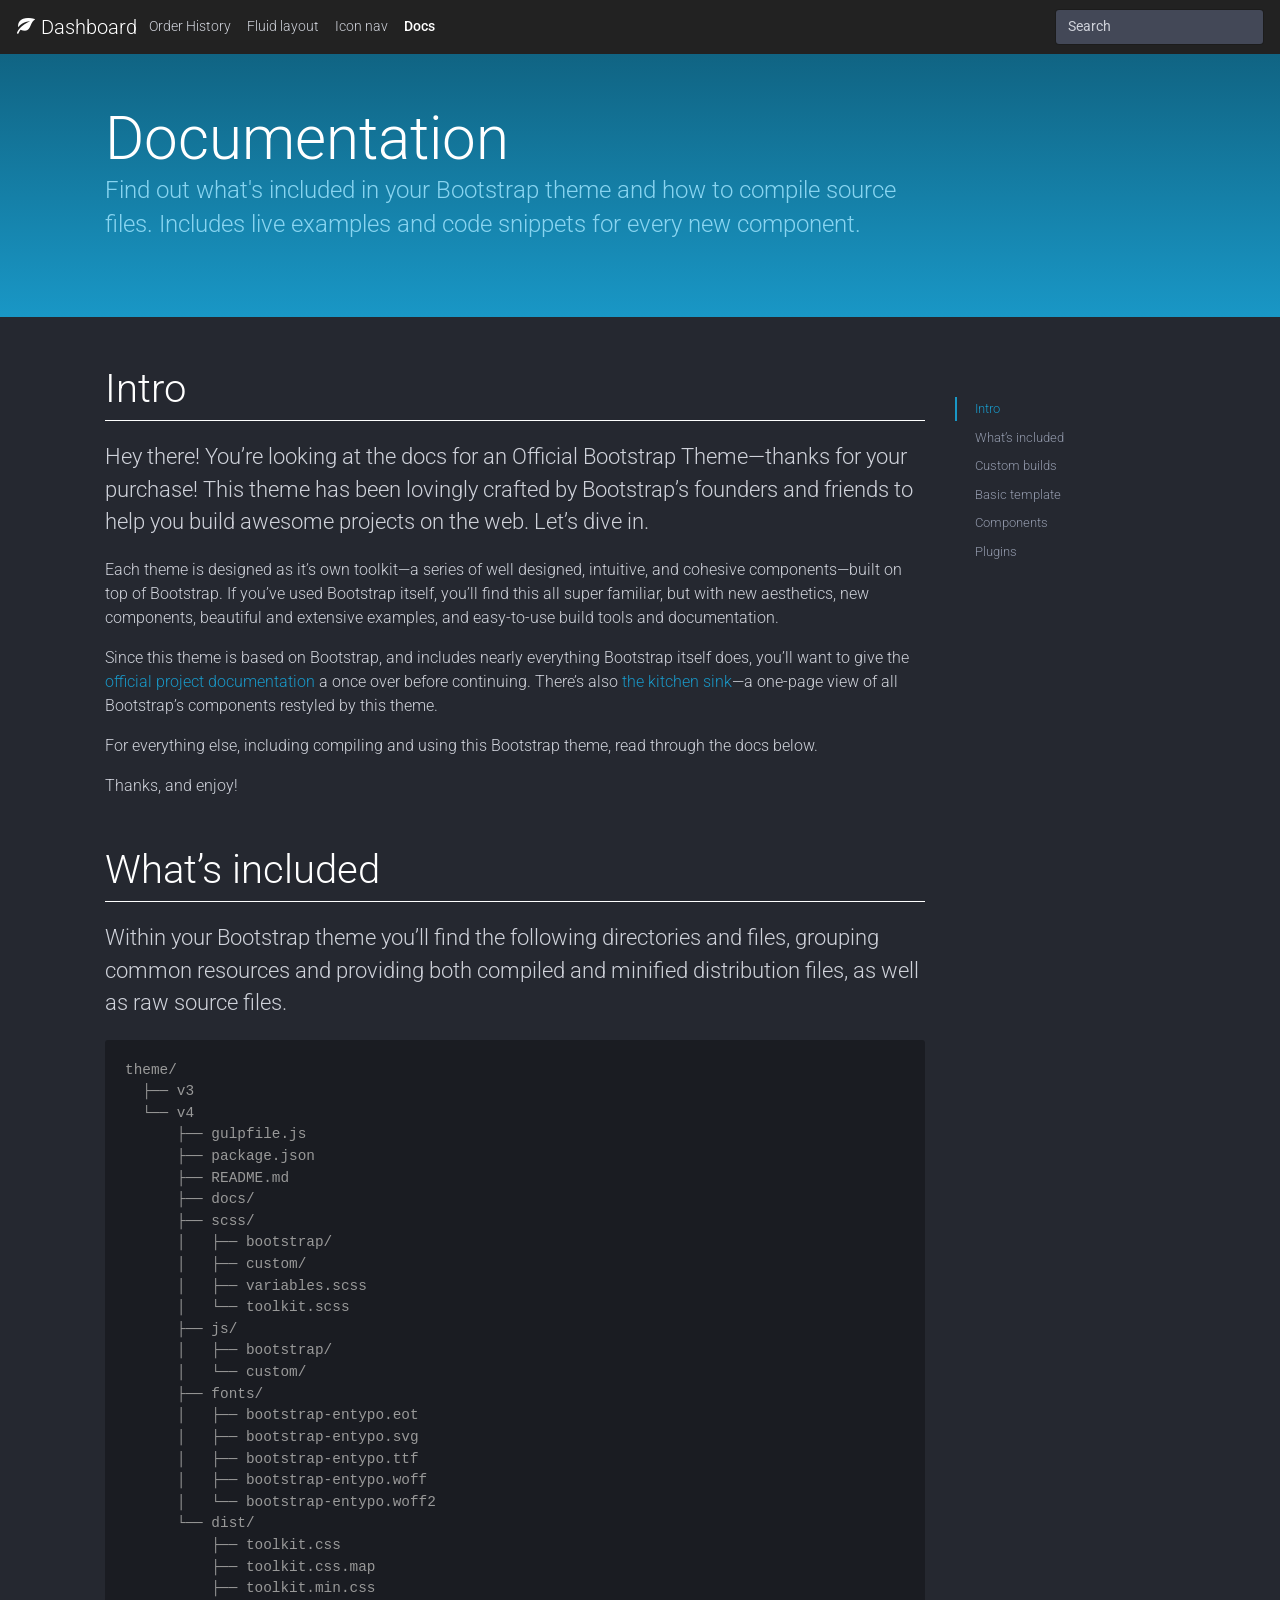
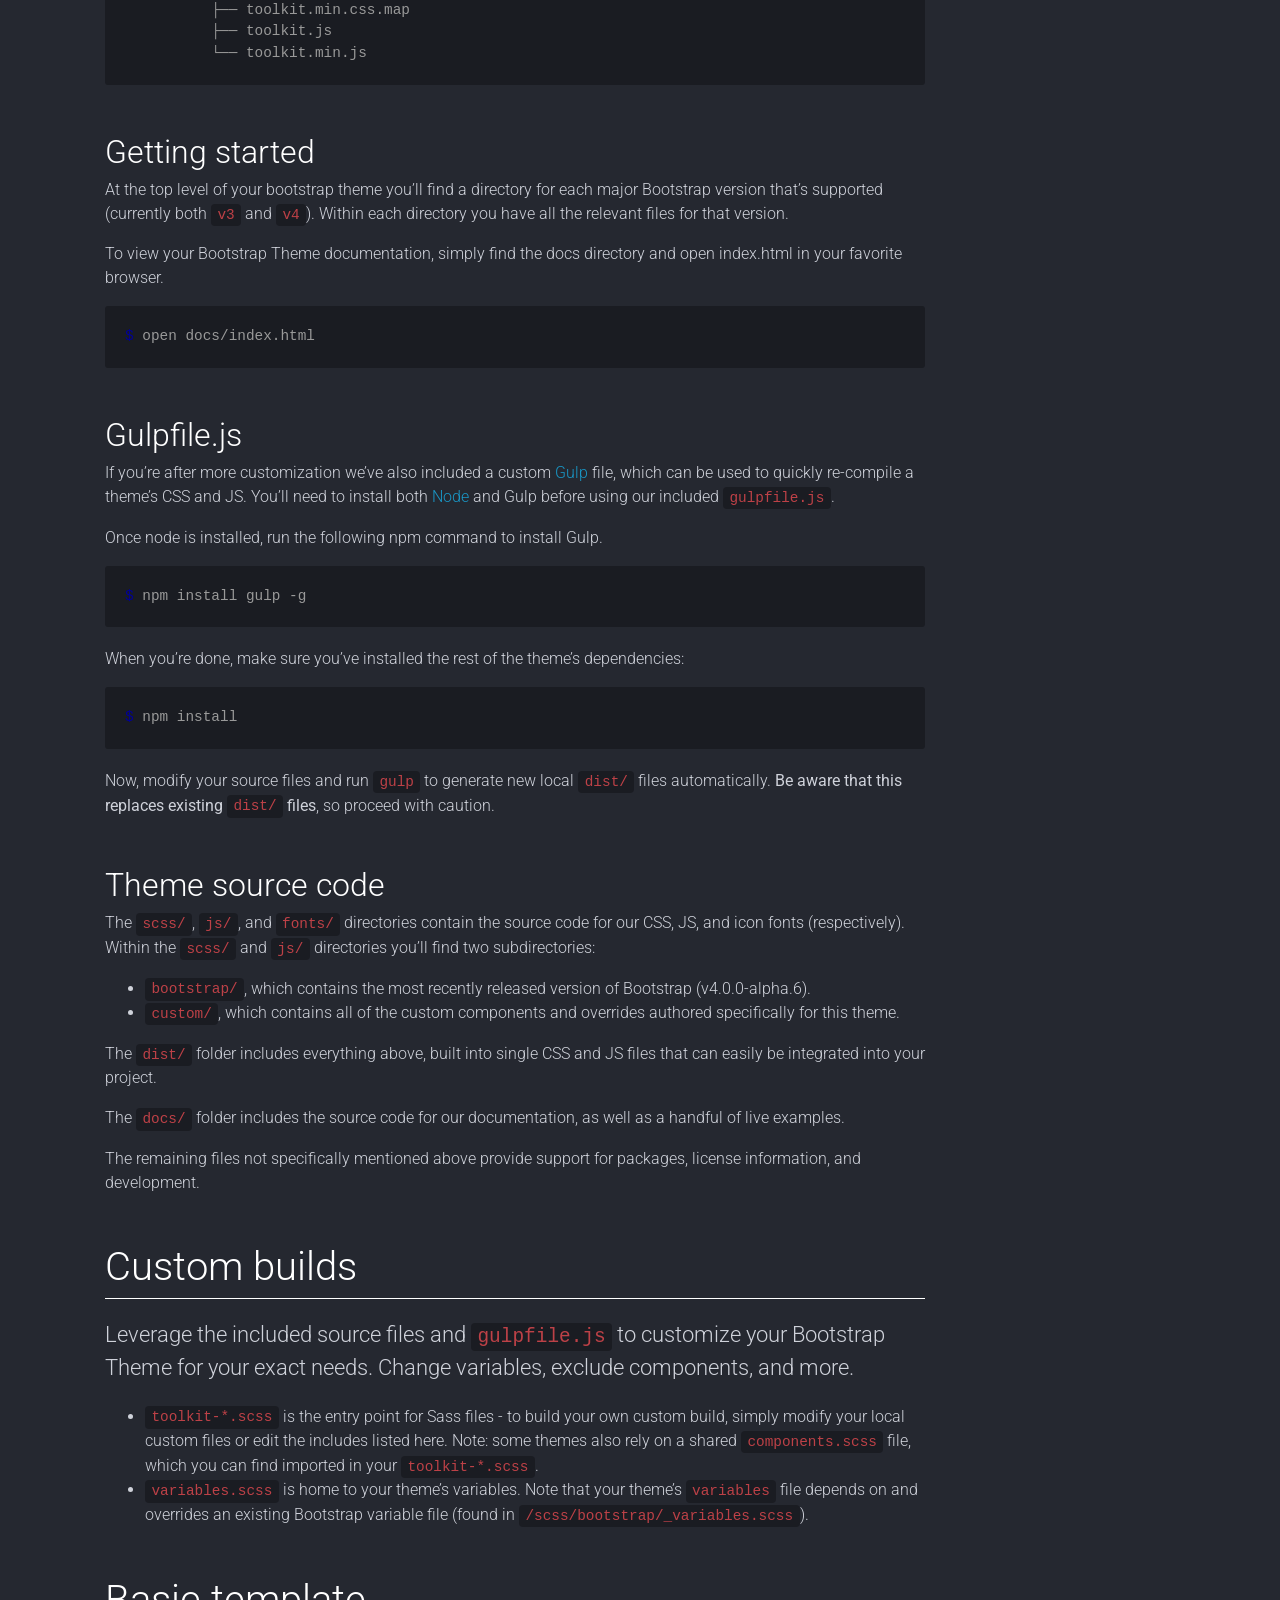
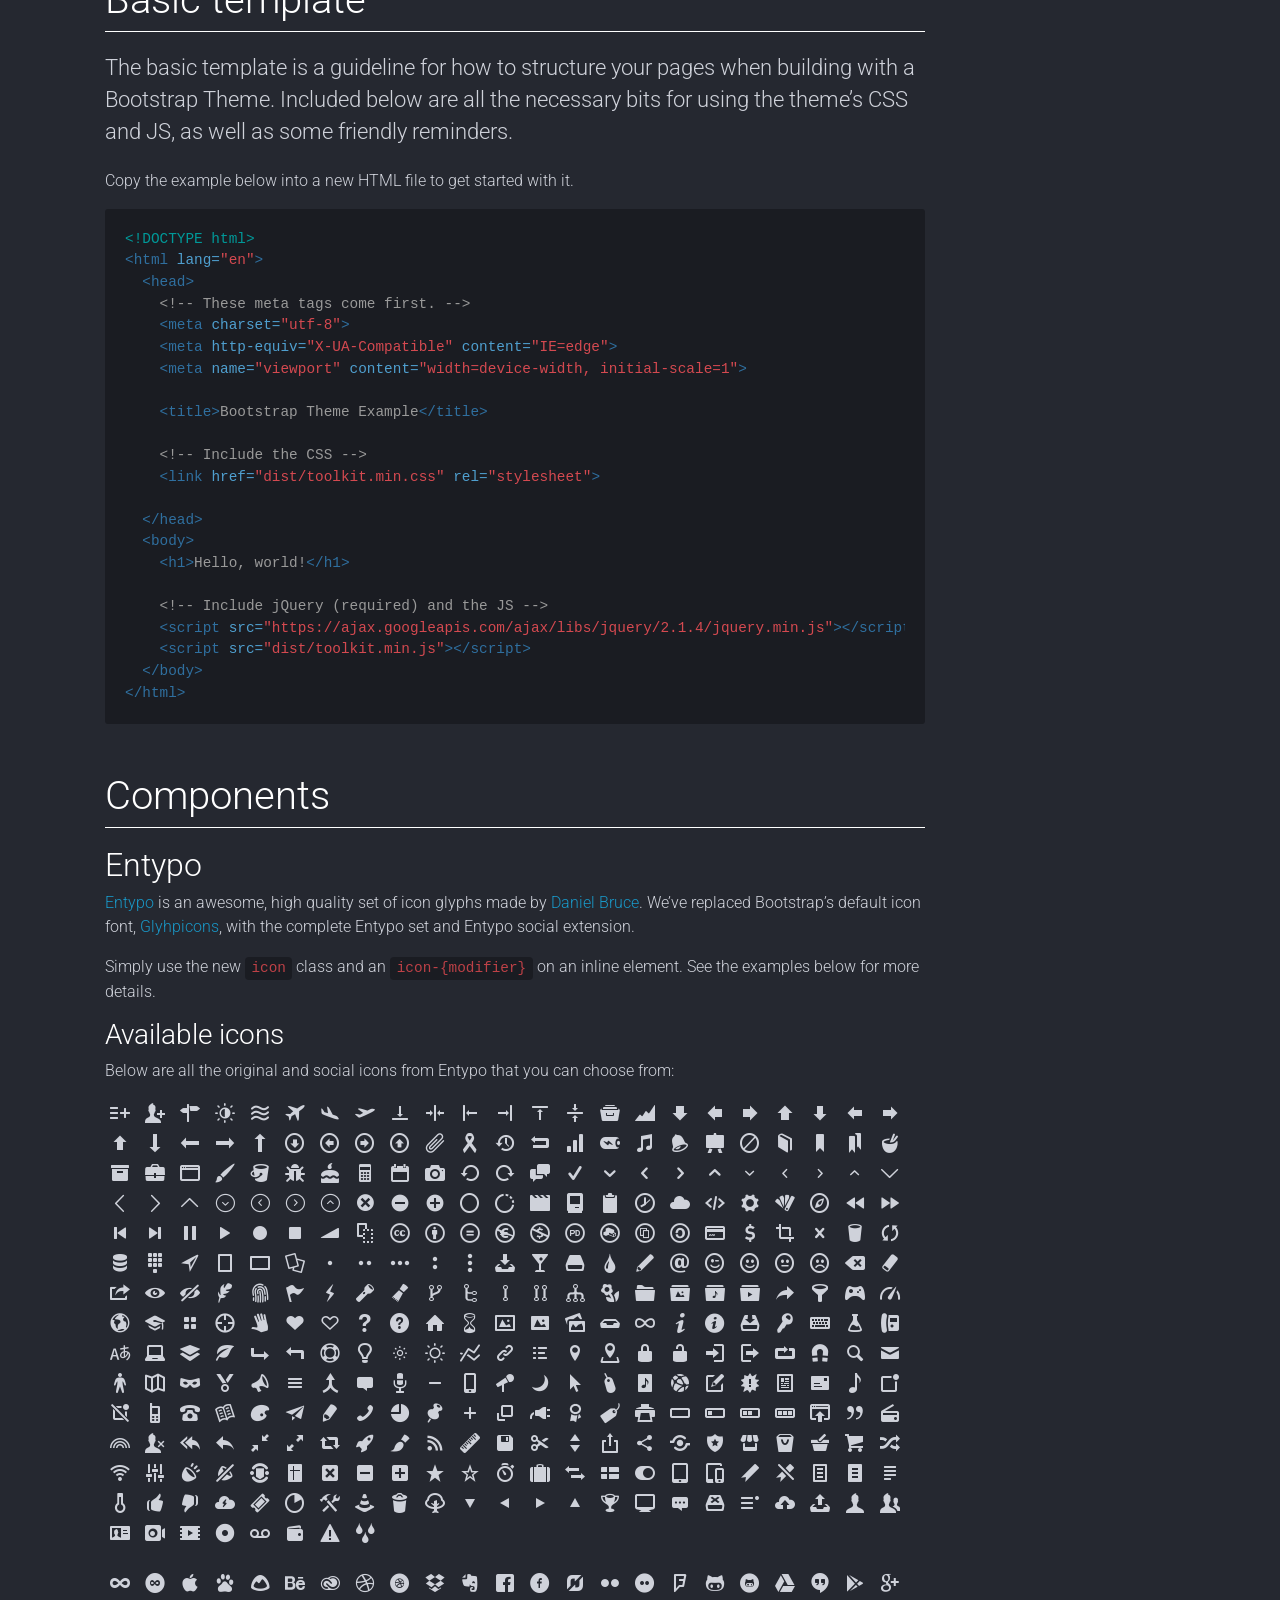
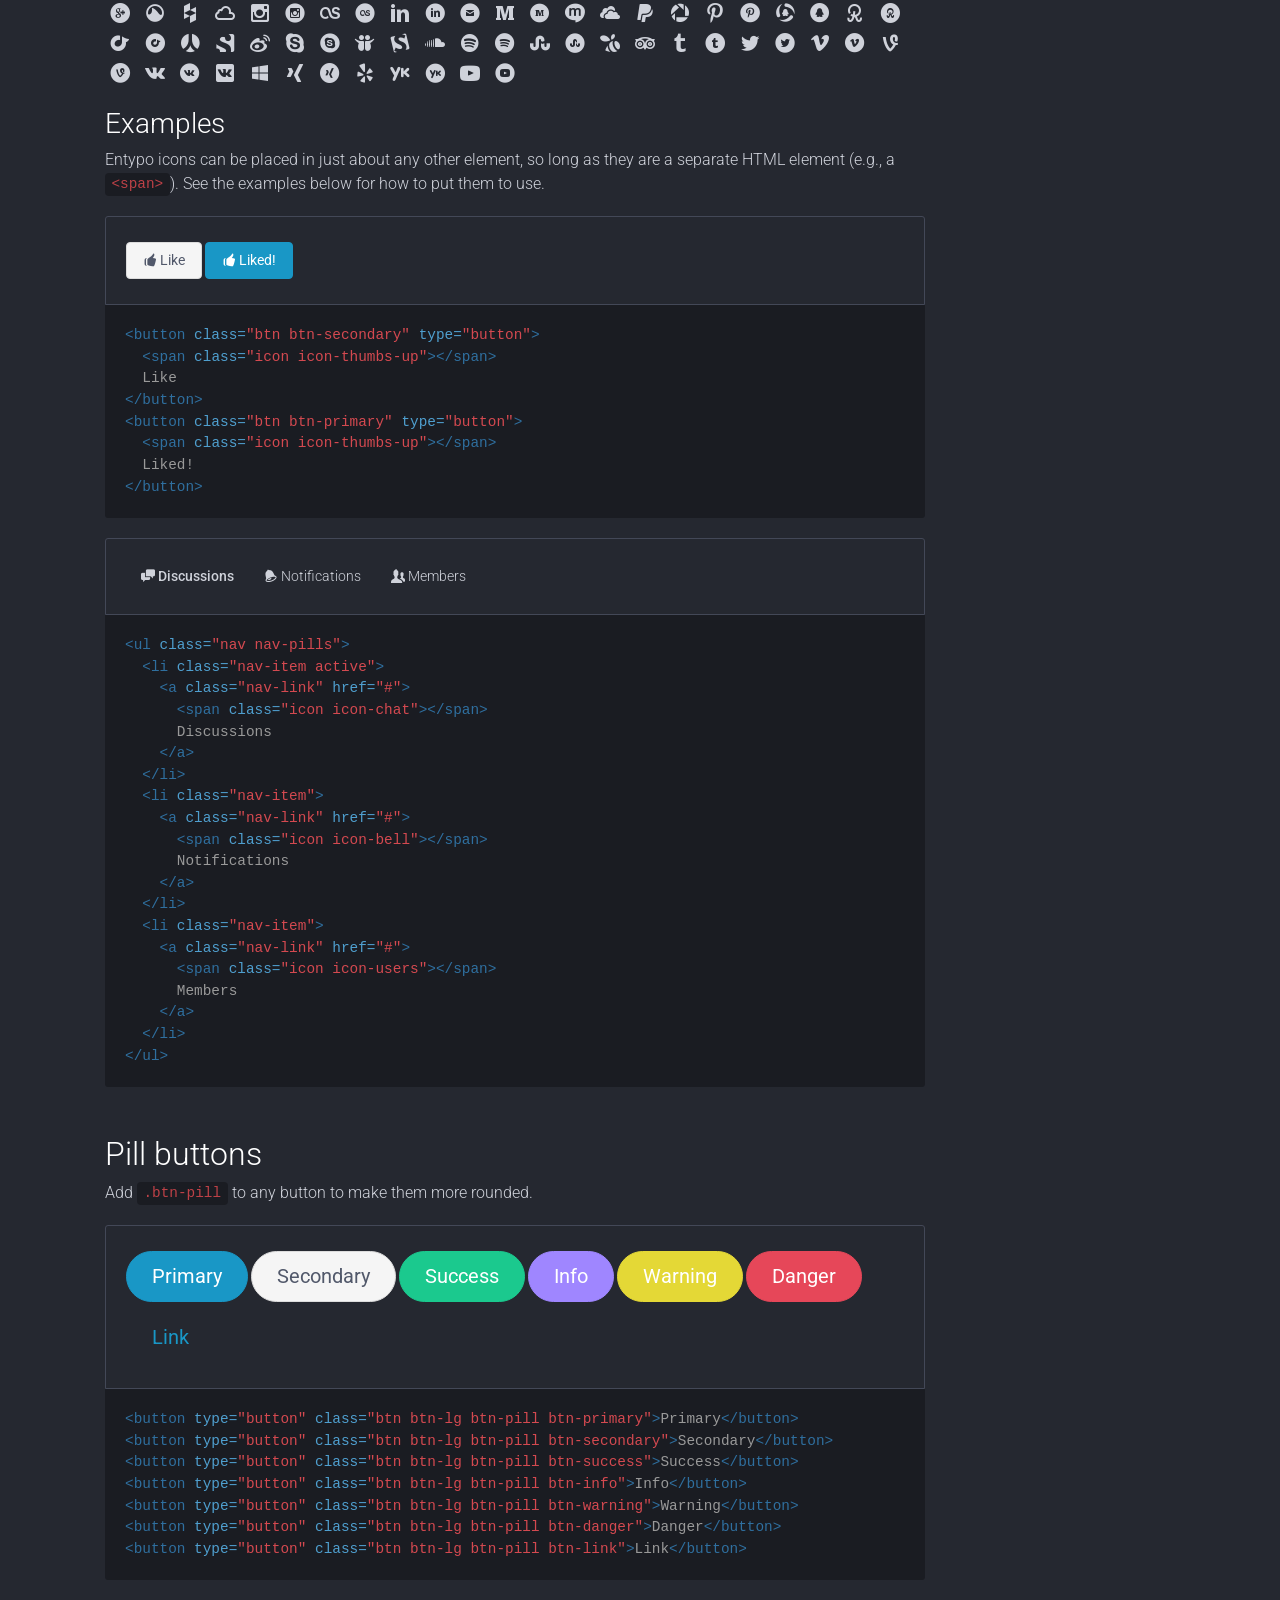
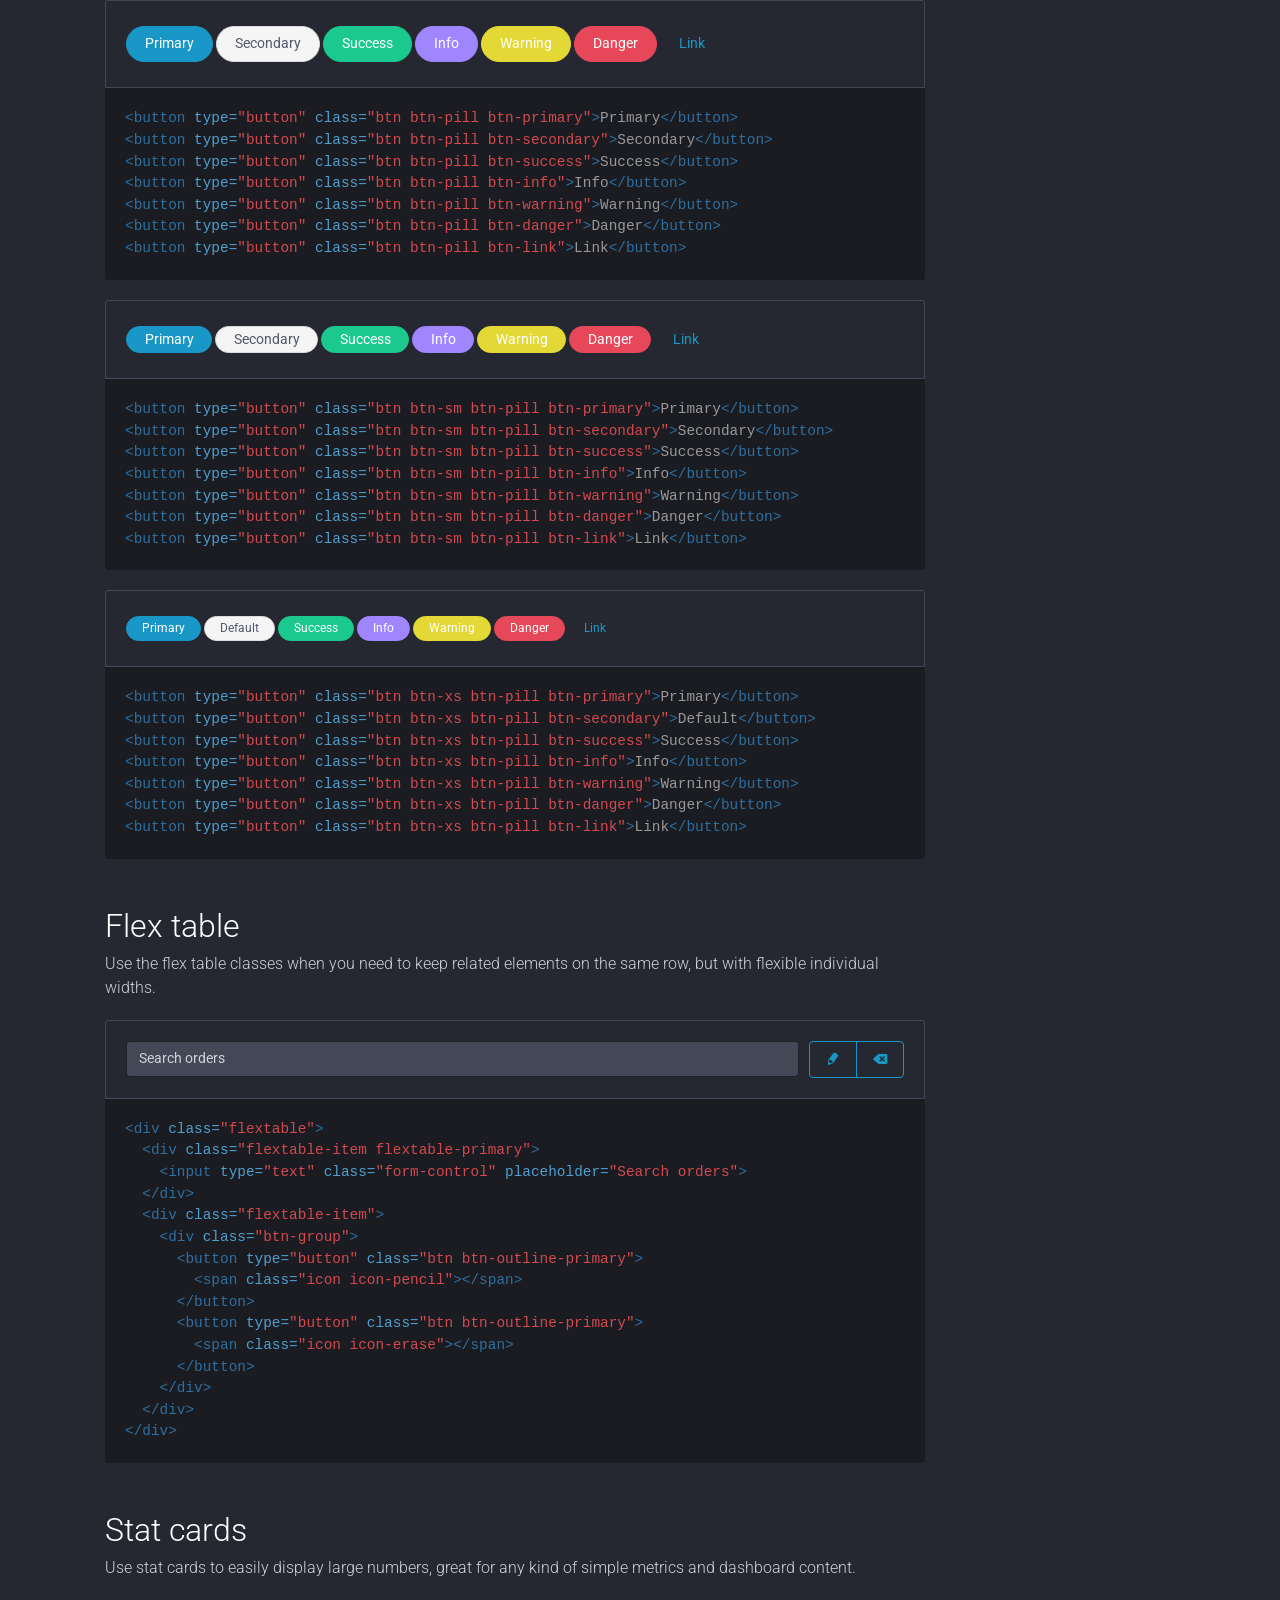
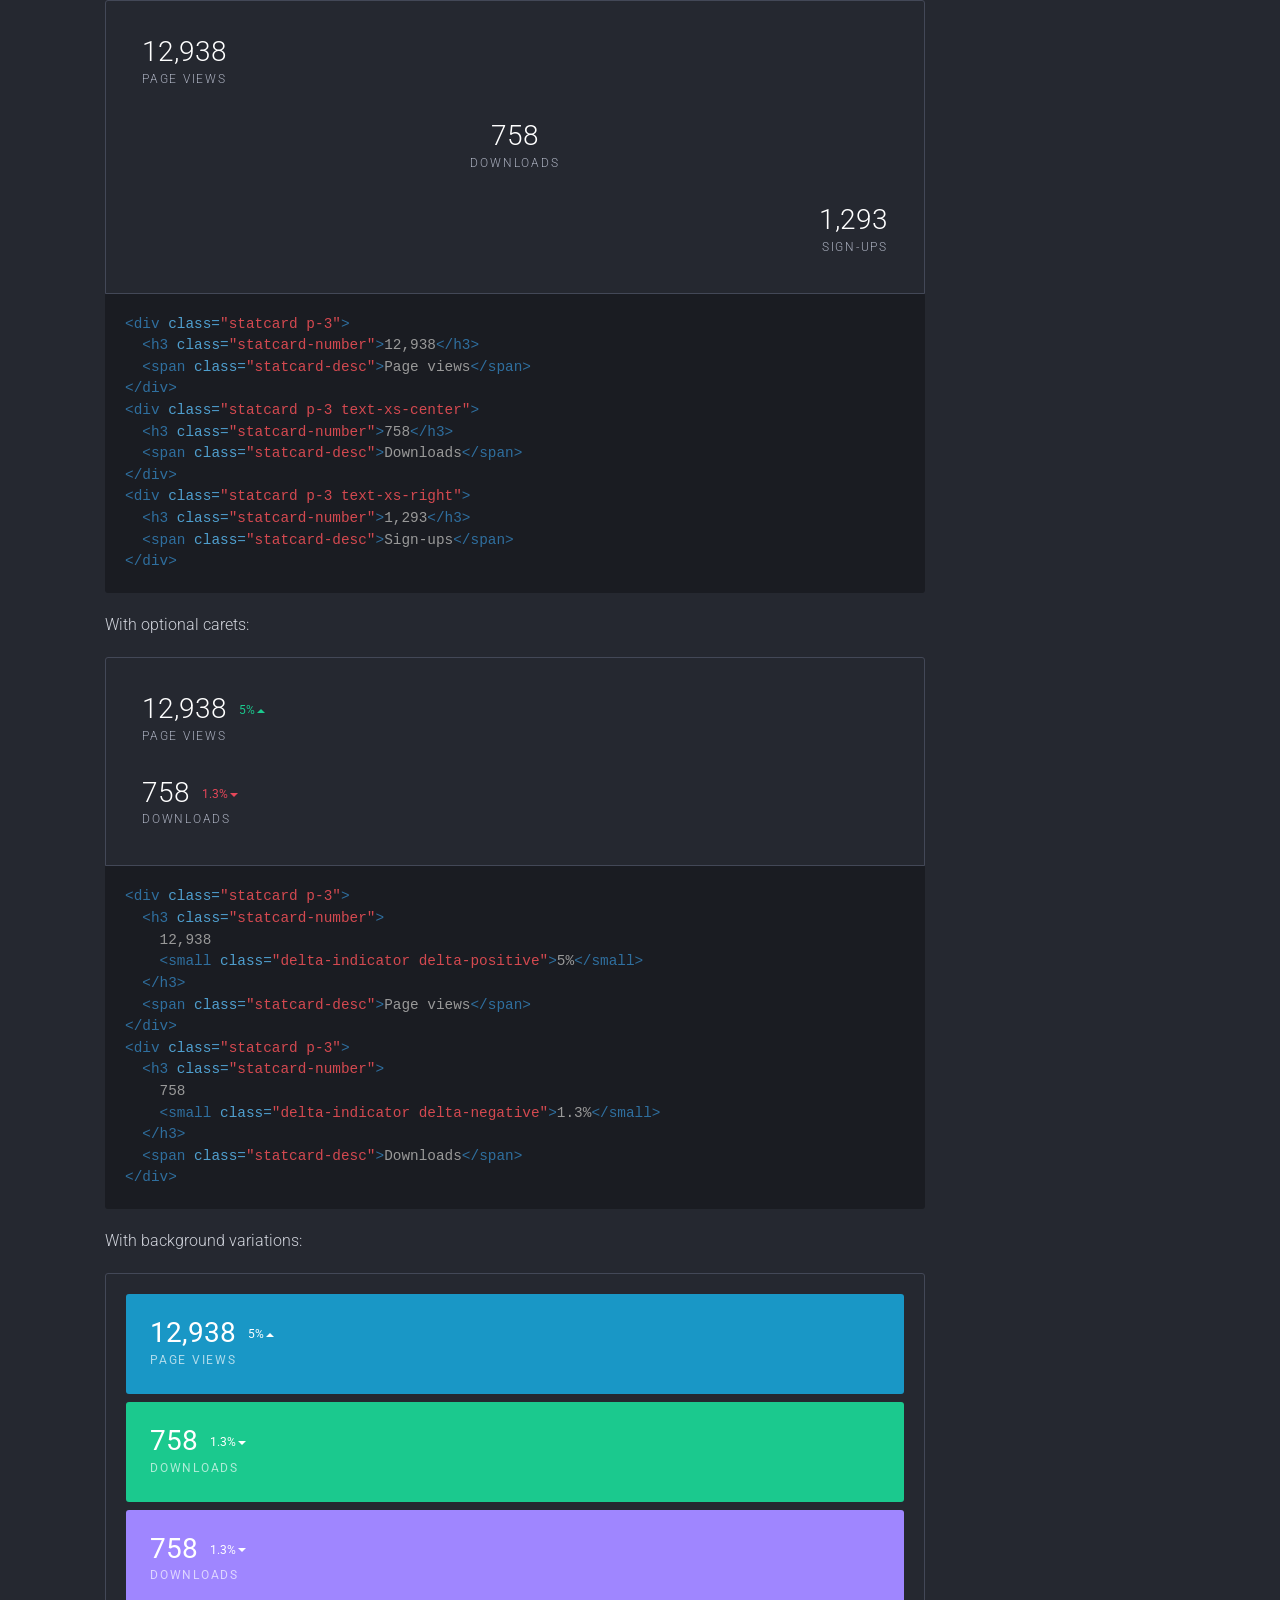
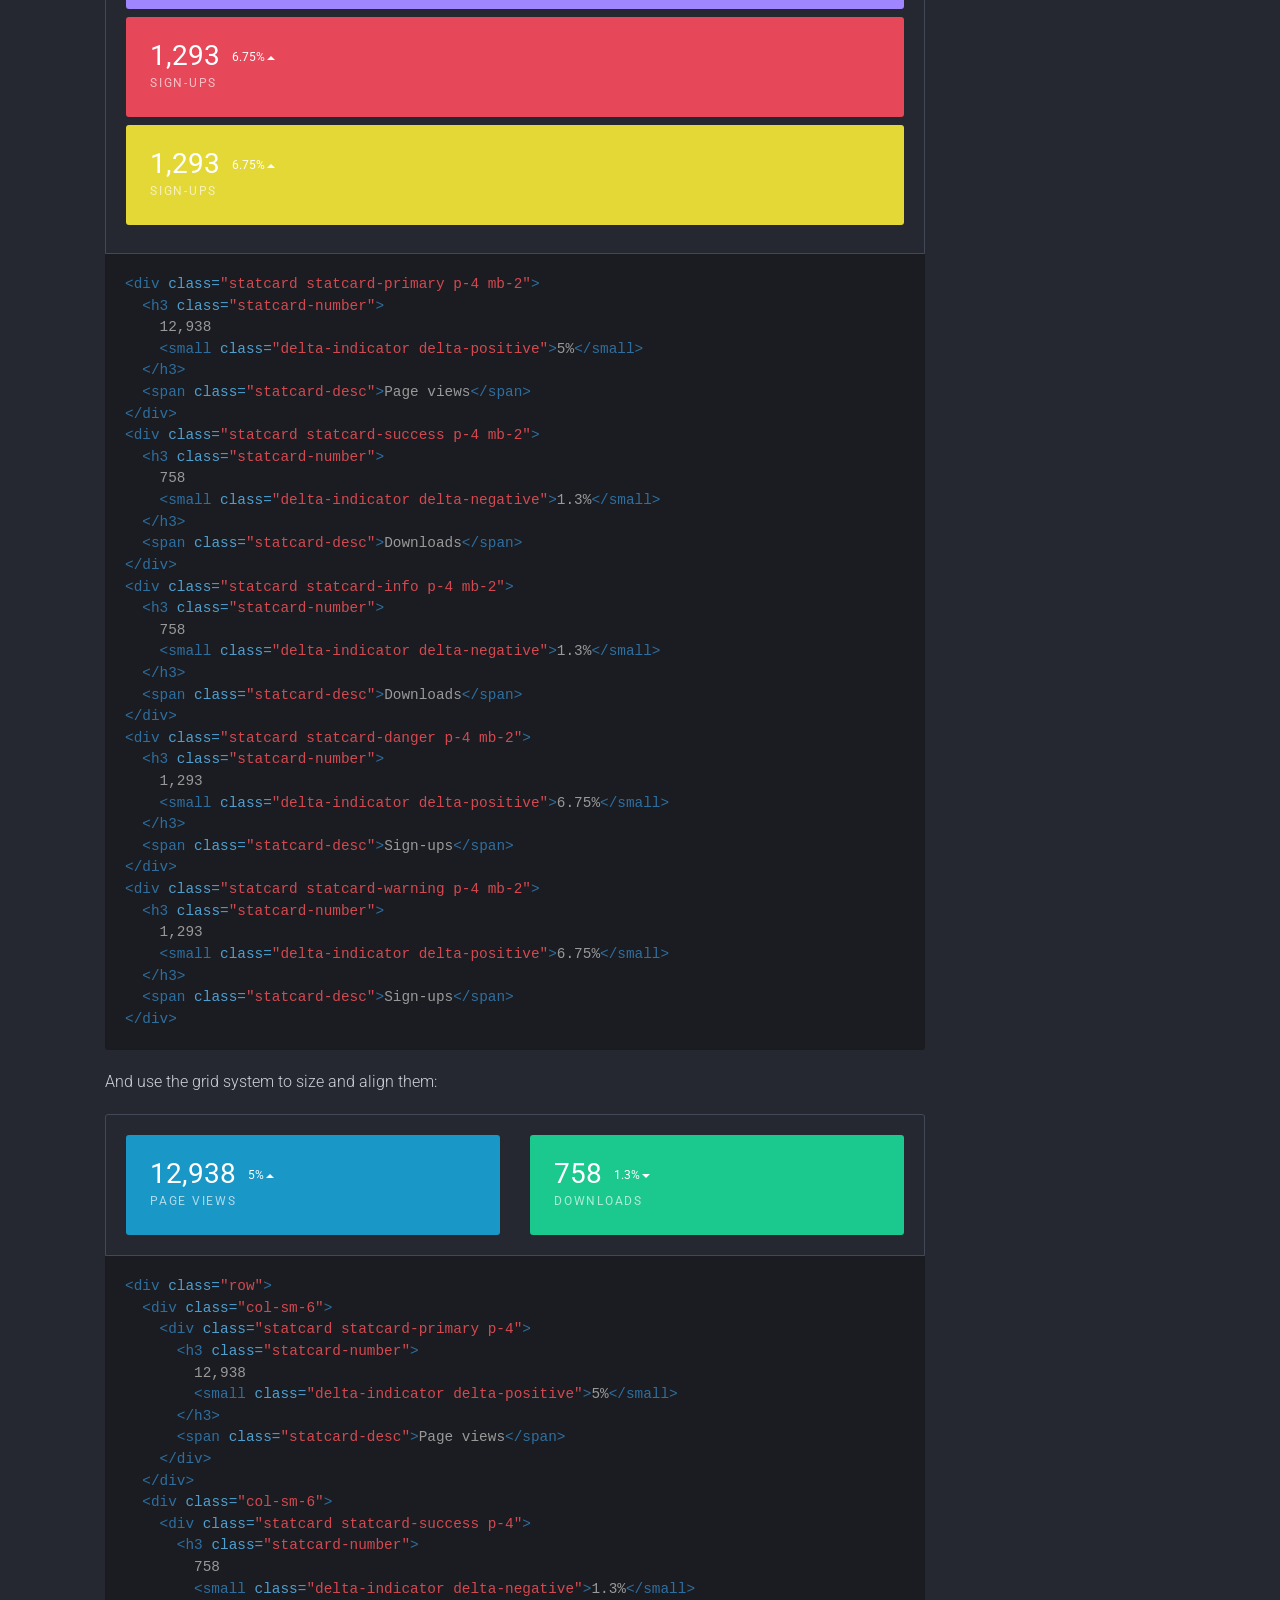
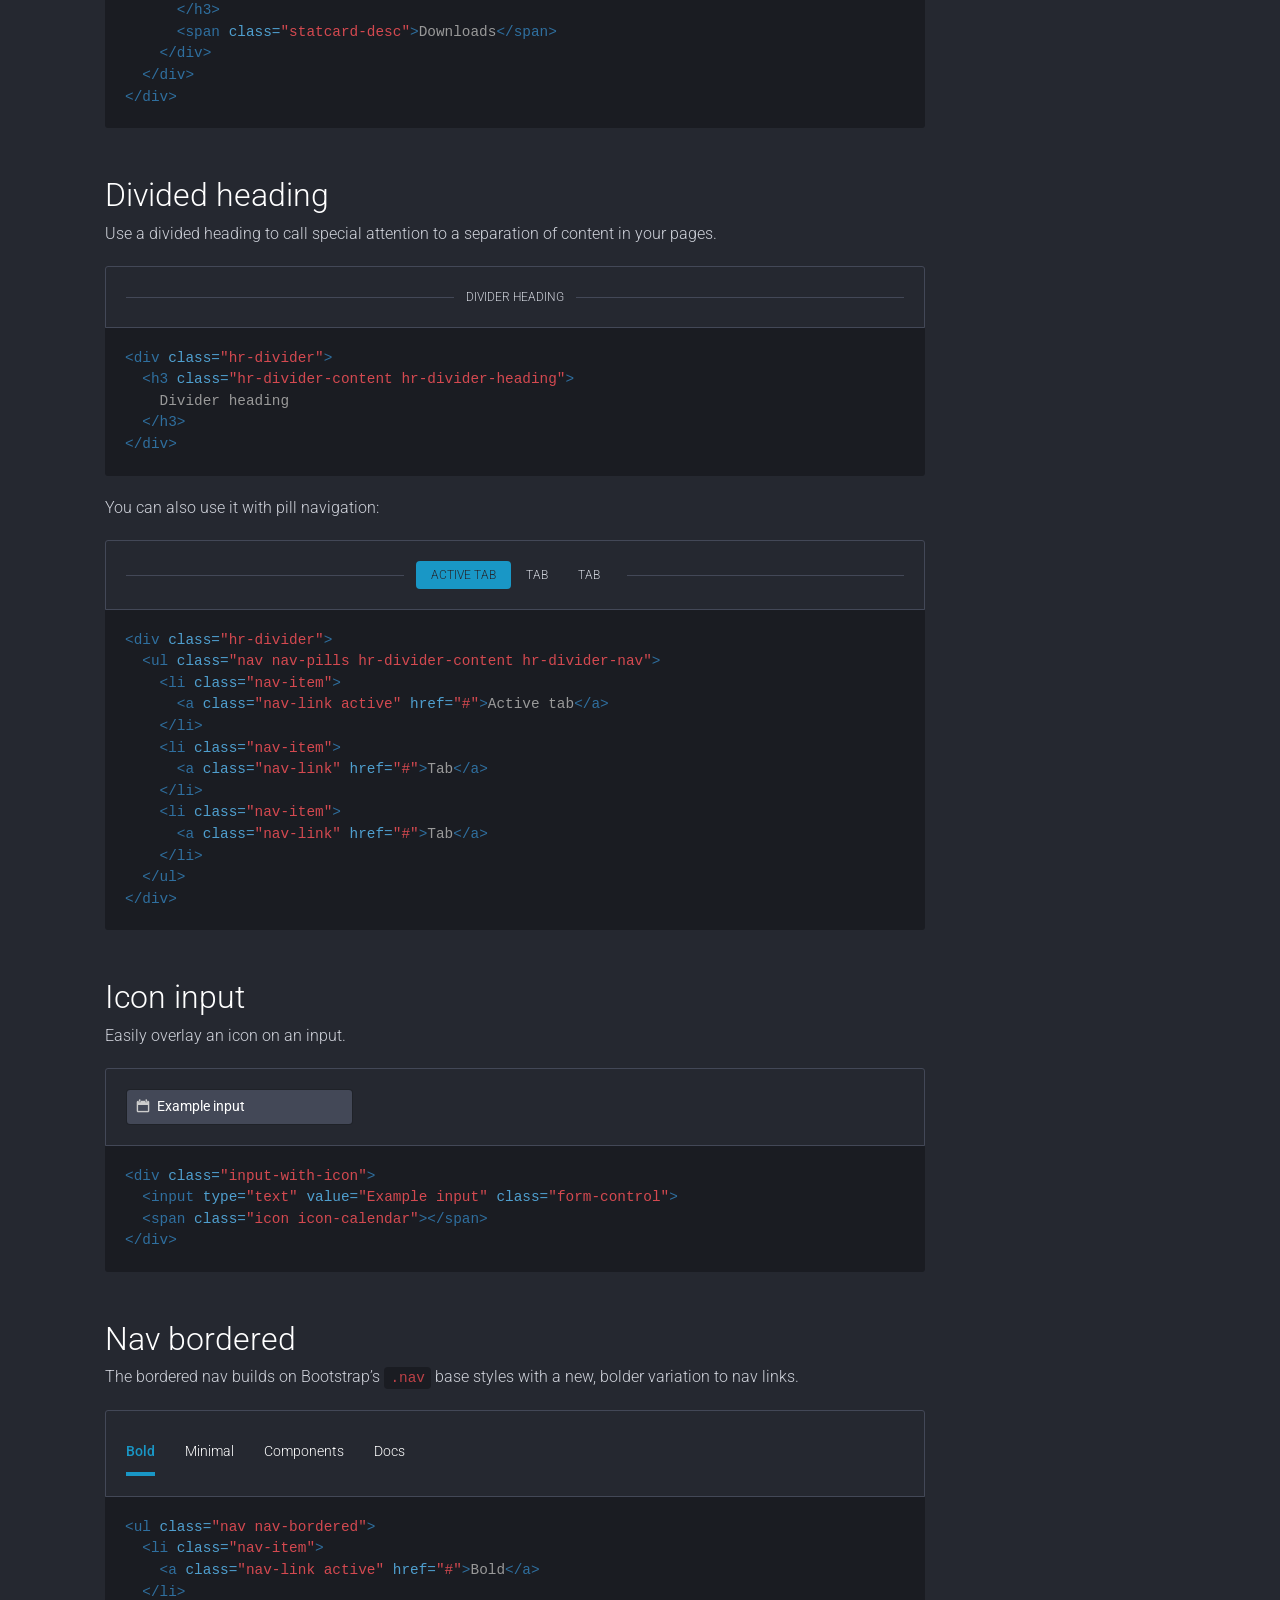
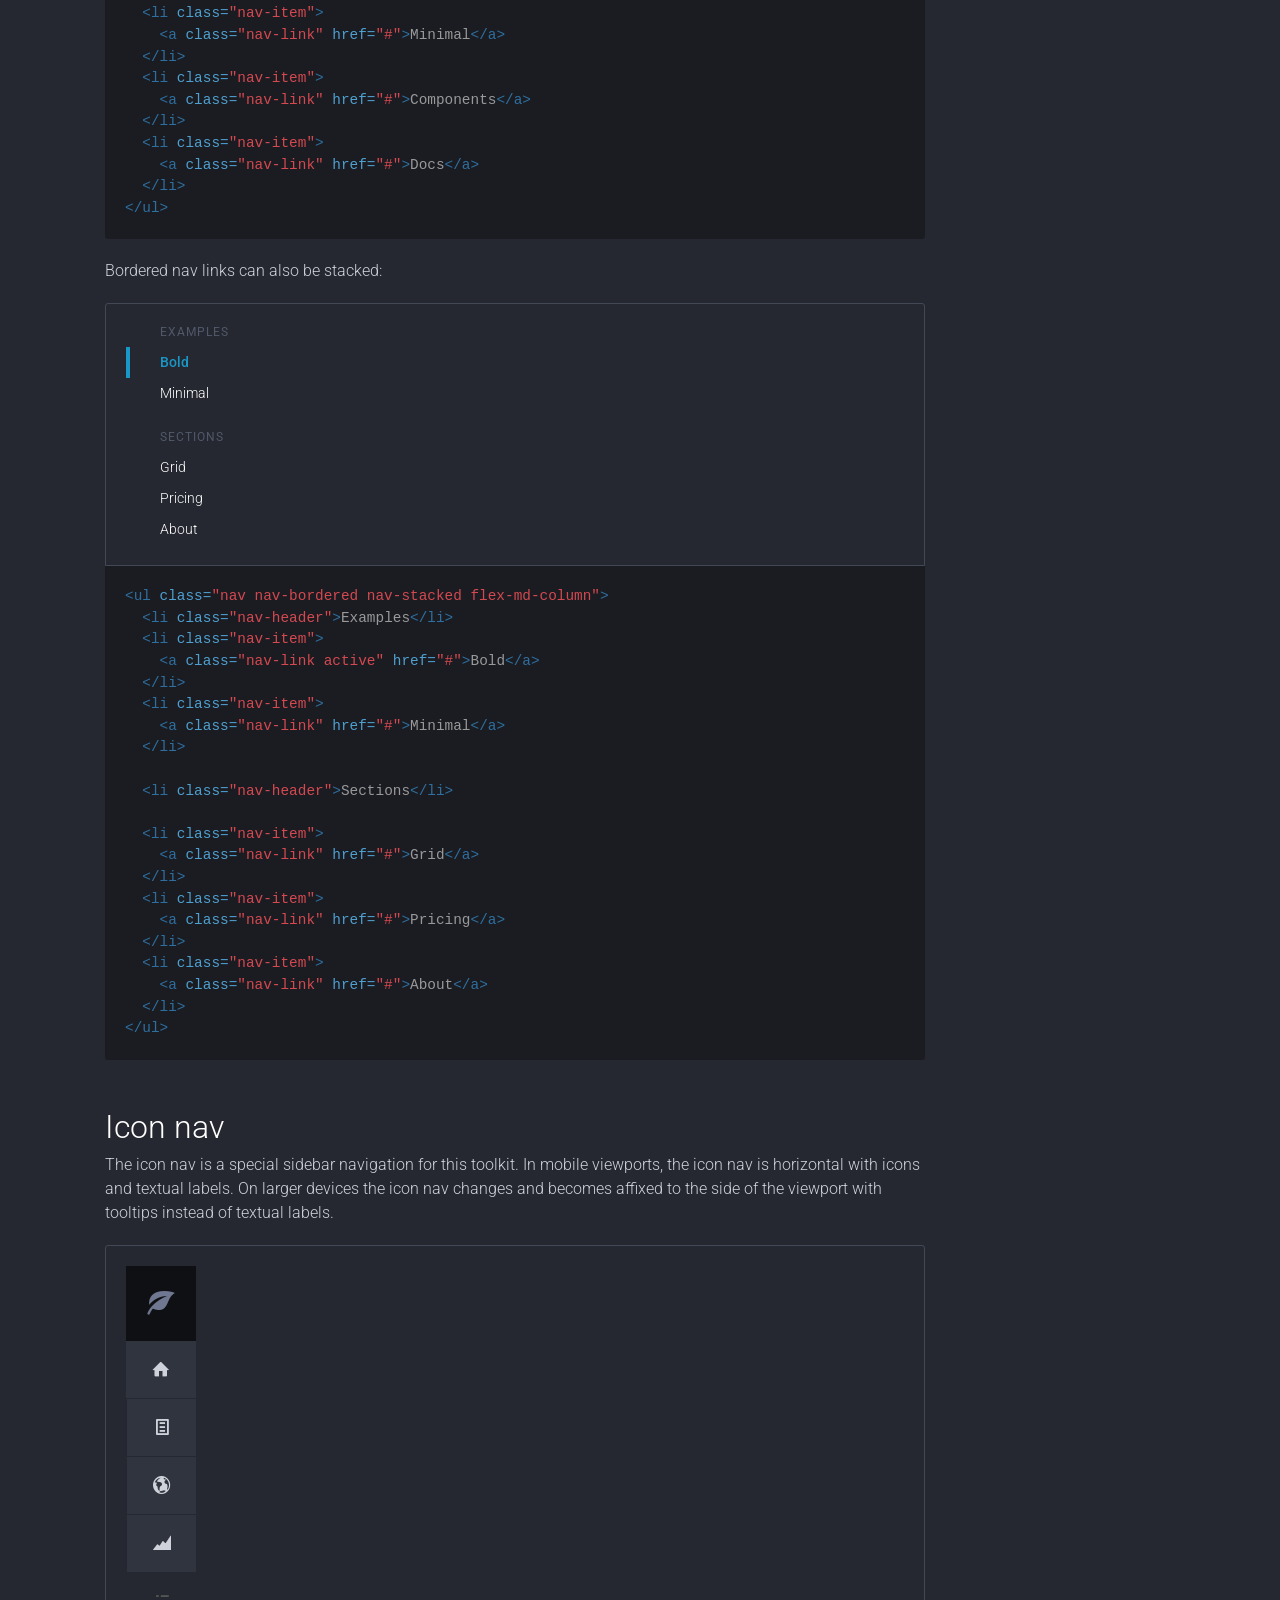
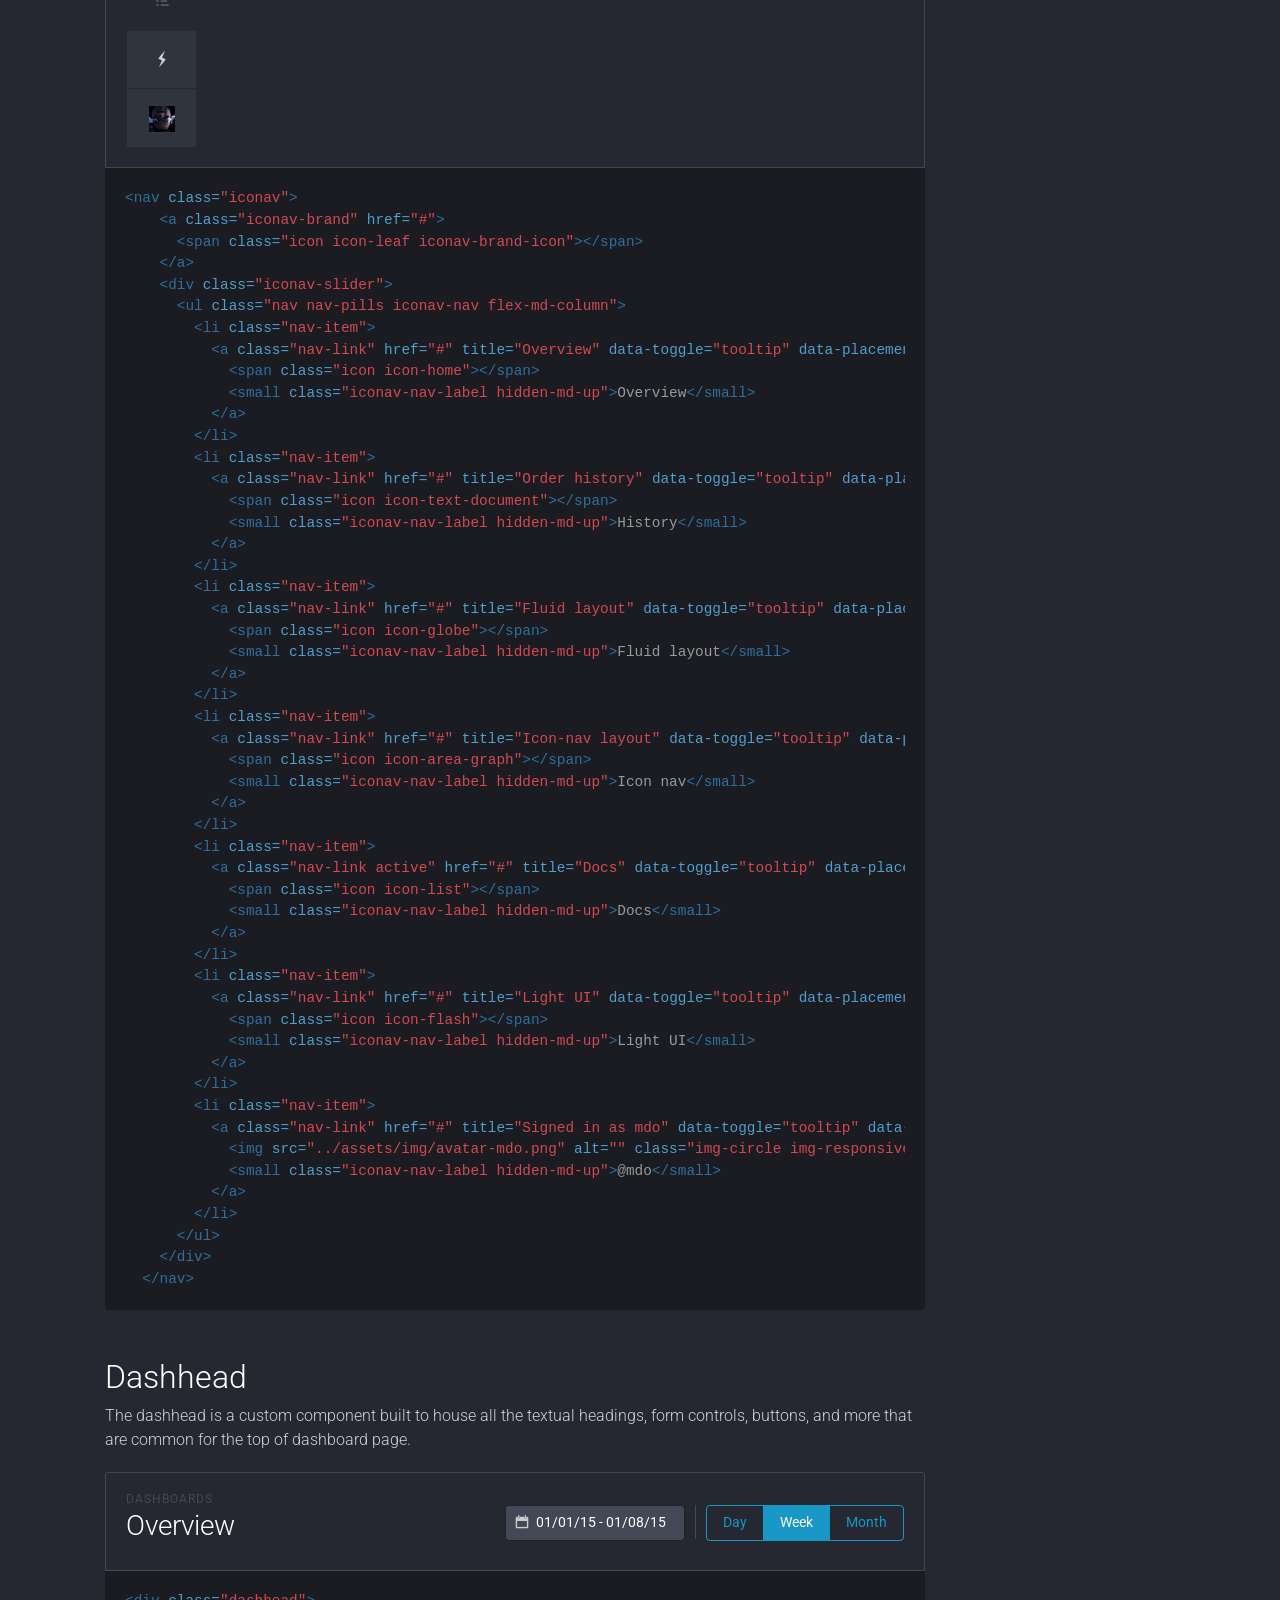
<file: sensors/static/docs/index.html>
<!DOCTYPE html>
<html lang="en">
  <head>
    <meta charset="utf-8">
    <meta http-equiv="X-UA-Compatible" content="IE=edge">
    <meta name="viewport" content="width=device-width, initial-scale=1">
    <meta name="description" content="">
    <meta name="keywords" content="">
    <meta name="author" content="">

    <title>
      
        Documentation &middot; 
      
    </title>

    <link href="http://fonts.googleapis.com/css?family=Roboto:300,400,500,700,400italic" rel="stylesheet">
    
      <link href="../assets/css/toolkit-inverse.css" rel="stylesheet">
    
    
      <link href="../assets/css/docs.css" rel="stylesheet">
    
    <link href="../assets/css/application.css" rel="stylesheet">

    <style>
      /* note: this is a hack for ios iframe for bootstrap themes shopify page */
      /* this chunk of css is not part of the toolkit :) */
      body {
        width: 1px;
        min-width: 100%;
        *width: 100%;
      }
    </style>
  </head>


<body class="with-top-navbar">

  <nav class="navbar navbar-toggleable-sm fixed-top navbar-inverse bg-inverse app-navbar">
    <button
      class="navbar-toggler navbar-toggler-right hidden-md-up"
      type="button"
      data-toggle="collapse"
      data-target="#navbarResponsive"
      aria-controls="navbarResponsive"
      aria-expanded="false"
      aria-label="Toggle navigation">
      <span class="navbar-toggler-icon"></span>
    </button>

    <a class="navbar-brand" href="../index.html">
      <span class="icon icon-leaf navbar-brand-icon"></span>
      Dashboard
    </a>

    <div class="collapse navbar-collapse mr-auto" id="navbarResponsive">
      <ul class="nav navbar-nav">
        <li class="nav-item">
          <a class="nav-link" href="../order-history/index.html">Order History</a>
        </li>
        <li class="nav-item">
          <a class="nav-link" href="../fluid/index.html">Fluid layout</a>
        </li>
        <li class="nav-item">
          <a class="nav-link" href="../icon-nav/index.html">Icon nav</a>
        </li>
        <li class="nav-item active">
          <a class="nav-link" href="../docs/index.html">Docs</a>
        </li>
      </ul>

      <form class="form-inline hidden-sm-down ml-auto">
        <input class="form-control" type="text" data-action="grow" placeholder="Search">
      </form>
    </div>
  </nav>


  
    <div class="docs-header" id="content">
      <div class="container">
        <h1>Documentation</h1>
        <p>Find out what's included in your Bootstrap theme and how to compile source files. Includes live examples and code snippets for every new component.</p>
      </div>
    </div>
    <div class="container docs-content">
      
<h1 id="contents">Contents</h1>

<ul id="markdown-toc">
  <li><a href="#contents" id="markdown-toc-contents">Contents</a></li>
  <li><a href="#intro" id="markdown-toc-intro">Intro</a></li>
  <li><a href="#whats-included" id="markdown-toc-whats-included">What’s included</a>    <ul>
      <li><a href="#getting-started" id="markdown-toc-getting-started">Getting started</a></li>
      <li><a href="#gulpfilejs" id="markdown-toc-gulpfilejs">Gulpfile.js</a></li>
      <li><a href="#theme-source-code" id="markdown-toc-theme-source-code">Theme source code</a></li>
    </ul>
  </li>
  <li><a href="#custom-builds" id="markdown-toc-custom-builds">Custom builds</a></li>
  <li><a href="#basic-template" id="markdown-toc-basic-template">Basic template</a></li>
  <li><a href="#components" id="markdown-toc-components">Components</a>    <ul>
      <li><a href="#entypo" id="markdown-toc-entypo">Entypo</a>        <ul>
          <li><a href="#available-icons" id="markdown-toc-available-icons">Available icons</a></li>
          <li><a href="#examples" id="markdown-toc-examples">Examples</a></li>
        </ul>
      </li>
      <li><a href="#pill-buttons" id="markdown-toc-pill-buttons">Pill buttons</a></li>
      <li><a href="#flex-table" id="markdown-toc-flex-table">Flex table</a></li>
      <li><a href="#stat-cards" id="markdown-toc-stat-cards">Stat cards</a></li>
      <li><a href="#divided-heading" id="markdown-toc-divided-heading">Divided heading</a></li>
      <li><a href="#icon-input" id="markdown-toc-icon-input">Icon input</a></li>
      <li><a href="#nav-bordered" id="markdown-toc-nav-bordered">Nav bordered</a></li>
      <li><a href="#icon-nav" id="markdown-toc-icon-nav">Icon nav</a></li>
      <li><a href="#dashhead" id="markdown-toc-dashhead">Dashhead</a></li>
      <li><a href="#list-group" id="markdown-toc-list-group">List group</a>        <ul>
          <li><a href="#list-group-header" id="markdown-toc-list-group-header">List group header</a></li>
          <li><a href="#list-group-progress" id="markdown-toc-list-group-progress">List group progress</a></li>
        </ul>
      </li>
      <li><a href="#custom-modals" id="markdown-toc-custom-modals">Custom Modals</a></li>
    </ul>
  </li>
  <li><a href="#plugins" id="markdown-toc-plugins">Plugins</a>    <ul>
      <li><a href="#tablesorter" id="markdown-toc-tablesorter">Tablesorter</a></li>
      <li><a href="#datepicker" id="markdown-toc-datepicker">Datepicker</a></li>
      <li><a href="#chartjs" id="markdown-toc-chartjs">Chart.js</a></li>
    </ul>
  </li>
</ul>

<h1 id="intro">Intro</h1>

<p>Hey there! You’re looking at the docs for an Official Bootstrap Theme—thanks for your purchase! This theme has been lovingly crafted by Bootstrap’s founders and friends to help you build awesome projects on the web. Let’s dive in.</p>

<p>Each theme is designed as it’s own toolkit—a series of well designed, intuitive, and cohesive components—built on top of Bootstrap. If you’ve used Bootstrap itself, you’ll find this all super familiar, but with new aesthetics, new components, beautiful and extensive examples, and easy-to-use build tools and documentation.</p>

<p>Since this theme is based on Bootstrap, and includes nearly everything Bootstrap itself does, you’ll want to give the <a href="http://getbootstrap.com">official project documentation</a> a once over before continuing. There’s also <a href="../bootstrap/index.html">the kitchen sink</a>—a one-page view of all Bootstrap’s components restyled by this theme.</p>

<p>For everything else, including compiling and using this Bootstrap theme, read through the docs below.</p>

<p>Thanks, and enjoy!</p>

<h1 id="whats-included">What’s included</h1>

<p>Within your Bootstrap theme you’ll find the following directories and files, grouping common resources and providing both compiled and minified distribution files, as well as raw source files.</p>

<figure class="highlight"><pre><code class="language-bash" data-lang="bash">theme/
  ├── v3
  └── v4
      ├── gulpfile.js
      ├── package.json
      ├── README.md
      ├── docs/
      ├── scss/
      │   ├── bootstrap/
      │   ├── custom/
      │   ├── variables.scss
      │   └── toolkit.scss
      ├── js/
      │   ├── bootstrap/
      │   └── custom/
      ├── fonts/
      │   ├── bootstrap-entypo.eot
      │   ├── bootstrap-entypo.svg
      │   ├── bootstrap-entypo.ttf
      │   ├── bootstrap-entypo.woff
      │   └── bootstrap-entypo.woff2
      └── dist/
          ├── toolkit.css
          ├── toolkit.css.map
          ├── toolkit.min.css
          ├── toolkit.min.css.map
          ├── toolkit.js
          └── toolkit.min.js</code></pre></figure>

<h2 id="getting-started">Getting started</h2>

<p>At the top level of your bootstrap theme you’ll find a directory for each major Bootstrap version that’s supported (currently both <code class="highlighter-rouge">v3</code> and <code class="highlighter-rouge">v4</code>). Within each directory you have all the relevant files for that version.</p>

<p>To view your Bootstrap Theme documentation, simply find the docs directory and open index.html in your favorite browser.</p>

<figure class="highlight"><pre><code class="language-bash" data-lang="bash"><span class="gp">$ </span>open docs/index.html</code></pre></figure>

<h2 id="gulpfilejs">Gulpfile.js</h2>

<p>If you’re after more customization we’ve also included a custom <a href="http://gulpjs.com">Gulp</a> file, which can be used to quickly re-compile a theme’s CSS and JS. You’ll need to install both <a href="https://nodejs.org/en/download/">Node</a> and Gulp before using our included <code class="highlighter-rouge">gulpfile.js</code>.</p>

<p>Once node is installed, run the following npm command to install Gulp.</p>

<figure class="highlight"><pre><code class="language-bash" data-lang="bash"><span class="gp">$ </span>npm install gulp -g</code></pre></figure>

<p>When you’re done, make sure you’ve installed the rest of the theme’s dependencies:</p>

<figure class="highlight"><pre><code class="language-bash" data-lang="bash"><span class="gp">$ </span>npm install</code></pre></figure>

<p>Now, modify your source files and run <code class="highlighter-rouge">gulp</code> to generate new local <code class="highlighter-rouge">dist/</code> files automatically. <strong>Be aware that this replaces existing <code class="highlighter-rouge">dist/</code> files</strong>, so proceed with caution.</p>

<h2 id="theme-source-code">Theme source code</h2>

<p>The <code class="highlighter-rouge">scss/</code>, <code class="highlighter-rouge">js/</code>, and <code class="highlighter-rouge">fonts/</code> directories contain the source code for our CSS, JS, and icon fonts (respectively). Within the <code class="highlighter-rouge">scss/</code> and <code class="highlighter-rouge">js/</code> directories you’ll find two subdirectories:</p>

<ul>
  <li><code class="highlighter-rouge">bootstrap/</code>, which contains the most recently released version of Bootstrap (v4.0.0-alpha.6).</li>
  <li><code class="highlighter-rouge">custom/</code>, which contains all of the custom components and overrides authored specifically for this theme.</li>
</ul>

<p>The <code class="highlighter-rouge">dist/</code> folder includes everything above, built into single CSS and JS files that can easily be integrated into your project.</p>

<p>The <code class="highlighter-rouge">docs/</code> folder includes the source code for our documentation, as well as a handful of live examples.</p>

<p>The remaining files not specifically mentioned above provide support for packages, license information, and development.</p>

<h1 id="custom-builds">Custom builds</h1>

<p>Leverage the included source files and <code class="highlighter-rouge">gulpfile.js</code> to customize your Bootstrap Theme for your exact needs. Change variables, exclude components, and more.</p>

<ul>
  <li><code class="highlighter-rouge">toolkit-*.scss</code> is the entry point for Sass files - to build your own custom build, simply modify your local custom files or edit the includes listed here. Note: some themes also rely on a shared <code class="highlighter-rouge">components.scss</code> file, which you can find imported in your <code class="highlighter-rouge">toolkit-*.scss</code>.</li>
  <li><code class="highlighter-rouge">variables.scss</code> is home to your theme’s variables. Note that your theme’s <code class="highlighter-rouge">variables</code> file depends on and overrides an existing Bootstrap variable file (found in <code class="highlighter-rouge">/scss/bootstrap/_variables.scss</code>).</li>
</ul>

<h1 id="basic-template">Basic template</h1>

<p>The basic template is a guideline for how to structure your pages when building with a Bootstrap Theme. Included below are all the necessary bits for using the theme’s CSS and JS, as well as some friendly reminders.</p>

<p>Copy the example below into a new HTML file to get started with it.</p>

<figure class="highlight"><pre><code class="language-html" data-lang="html"><span class="cp">&lt;!DOCTYPE html&gt;</span>
<span class="nt">&lt;html</span> <span class="na">lang=</span><span class="s">"en"</span><span class="nt">&gt;</span>
  <span class="nt">&lt;head&gt;</span>
    <span class="c">&lt;!-- These meta tags come first. --&gt;</span>
    <span class="nt">&lt;meta</span> <span class="na">charset=</span><span class="s">"utf-8"</span><span class="nt">&gt;</span>
    <span class="nt">&lt;meta</span> <span class="na">http-equiv=</span><span class="s">"X-UA-Compatible"</span> <span class="na">content=</span><span class="s">"IE=edge"</span><span class="nt">&gt;</span>
    <span class="nt">&lt;meta</span> <span class="na">name=</span><span class="s">"viewport"</span> <span class="na">content=</span><span class="s">"width=device-width, initial-scale=1"</span><span class="nt">&gt;</span>

    <span class="nt">&lt;title&gt;</span>Bootstrap Theme Example<span class="nt">&lt;/title&gt;</span>

    <span class="c">&lt;!-- Include the CSS --&gt;</span>
    <span class="nt">&lt;link</span> <span class="na">href=</span><span class="s">"dist/toolkit.min.css"</span> <span class="na">rel=</span><span class="s">"stylesheet"</span><span class="nt">&gt;</span>

  <span class="nt">&lt;/head&gt;</span>
  <span class="nt">&lt;body&gt;</span>
    <span class="nt">&lt;h1&gt;</span>Hello, world!<span class="nt">&lt;/h1&gt;</span>

    <span class="c">&lt;!-- Include jQuery (required) and the JS --&gt;</span>
    <span class="nt">&lt;script </span><span class="na">src=</span><span class="s">"https://ajax.googleapis.com/ajax/libs/jquery/2.1.4/jquery.min.js"</span><span class="nt">&gt;&lt;/script&gt;</span>
    <span class="nt">&lt;script </span><span class="na">src=</span><span class="s">"dist/toolkit.min.js"</span><span class="nt">&gt;&lt;/script&gt;</span>
  <span class="nt">&lt;/body&gt;</span>
<span class="nt">&lt;/html&gt;</span></code></pre></figure>

<h1 id="components">Components</h1>

<h2 id="entypo">Entypo</h2>

<p><a href="http://entypo.com">Entypo</a> is an awesome, high quality set of icon glyphs made by <a href="http://www.danielbruce.se">Daniel Bruce</a>. We’ve replaced Bootstrap’s default icon font, <a href="http://glyphicons.com">Glyhpicons</a>, with the complete Entypo set and Entypo social extension.</p>

<p>Simply use the new <code class="highlighter-rouge">icon</code> class and an <code class="highlighter-rouge">icon-{modifier}</code> on an inline element. See the examples below for more details.</p>

<h3 id="available-icons">Available icons</h3>

<p>Below are all the original and social icons from Entypo that you can choose from:</p>

<div class="docs-icons">
  <span class="icon icon-add-to-list"></span>
  <span class="icon icon-add-user"></span>
  <span class="icon icon-address"></span>
  <span class="icon icon-adjust"></span>
  <span class="icon icon-air"></span>
  <span class="icon icon-aircraft"></span>
  <span class="icon icon-aircraft-landing"></span>
  <span class="icon icon-aircraft-take-off"></span>
  <span class="icon icon-align-bottom"></span>
  <span class="icon icon-align-horizontal-middle"></span>
  <span class="icon icon-align-left"></span>
  <span class="icon icon-align-right"></span>
  <span class="icon icon-align-top"></span>
  <span class="icon icon-align-vertical-middle"></span>
  <span class="icon icon-archive"></span>
  <span class="icon icon-area-graph"></span>
  <span class="icon icon-arrow-bold-down"></span>
  <span class="icon icon-arrow-bold-left"></span>
  <span class="icon icon-arrow-bold-right"></span>
  <span class="icon icon-arrow-bold-up"></span>
  <span class="icon icon-arrow-down"></span>
  <span class="icon icon-arrow-left"></span>
  <span class="icon icon-arrow-right"></span>
  <span class="icon icon-arrow-up"></span>
  <span class="icon icon-arrow-long-down"></span>
  <span class="icon icon-arrow-long-left"></span>
  <span class="icon icon-arrow-long-right"></span>
  <span class="icon icon-arrow-long-up"></span>
  <span class="icon icon-arrow-with-circle-down"></span>
  <span class="icon icon-arrow-with-circle-left"></span>
  <span class="icon icon-arrow-with-circle-right"></span>
  <span class="icon icon-arrow-with-circle-up"></span>
  <span class="icon icon-attachment"></span>
  <span class="icon icon-awareness-ribbon"></span>
  <span class="icon icon-back-in-time"></span>
  <span class="icon icon-back"></span>
  <span class="icon icon-bar-graph"></span>
  <span class="icon icon-battery"></span>
  <span class="icon icon-beamed-note"></span>
  <span class="icon icon-bell"></span>
  <span class="icon icon-blackboard"></span>
  <span class="icon icon-block"></span>
  <span class="icon icon-book"></span>
  <span class="icon icon-bookmark"></span>
  <span class="icon icon-bookmarks"></span>
  <span class="icon icon-bowl"></span>
  <span class="icon icon-box"></span>
  <span class="icon icon-briefcase"></span>
  <span class="icon icon-browser"></span>
  <span class="icon icon-brush"></span>
  <span class="icon icon-bucket"></span>
  <span class="icon icon-bug"></span>
  <span class="icon icon-cake"></span>
  <span class="icon icon-calculator"></span>
  <span class="icon icon-calendar"></span>
  <span class="icon icon-camera"></span>
  <span class="icon icon-ccw"></span>
  <span class="icon icon-cw"></span>
  <span class="icon icon-chat"></span>
  <span class="icon icon-check"></span>
  <span class="icon icon-chevron-down"></span>
  <span class="icon icon-chevron-left"></span>
  <span class="icon icon-chevron-right"></span>
  <span class="icon icon-chevron-up"></span>
  <span class="icon icon-chevron-small-down"></span>
  <span class="icon icon-chevron-small-left"></span>
  <span class="icon icon-chevron-small-right"></span>
  <span class="icon icon-chevron-small-up"></span>
  <span class="icon icon-chevron-thin-down"></span>
  <span class="icon icon-chevron-thin-left"></span>
  <span class="icon icon-chevron-thin-right"></span>
  <span class="icon icon-chevron-thin-up"></span>
  <span class="icon icon-chevron-with-circle-down"></span>
  <span class="icon icon-chevron-with-circle-left"></span>
  <span class="icon icon-chevron-with-circle-right"></span>
  <span class="icon icon-chevron-with-circle-up"></span>
  <span class="icon icon-circle-with-cross"></span>
  <span class="icon icon-circle-with-minus"></span>
  <span class="icon icon-circle-with-plus"></span>
  <span class="icon icon-circle"></span>
  <span class="icon icon-circular-graph"></span>
  <span class="icon icon-clapperboard"></span>
  <span class="icon icon-classic-computer"></span>
  <span class="icon icon-clipboard"></span>
  <span class="icon icon-clock"></span>
  <span class="icon icon-cloud"></span>
  <span class="icon icon-code"></span>
  <span class="icon icon-cog"></span>
  <span class="icon icon-colours"></span>
  <span class="icon icon-compass"></span>
  <span class="icon icon-controller-fast-backward"></span>
  <span class="icon icon-controller-fast-forward"></span>
  <span class="icon icon-controller-jump-to-start"></span>
  <span class="icon icon-controller-next"></span>
  <span class="icon icon-controller-paus"></span>
  <span class="icon icon-controller-play"></span>
  <span class="icon icon-controller-record"></span>
  <span class="icon icon-controller-stop"></span>
  <span class="icon icon-controller-volume"></span>
  <span class="icon icon-copy"></span>
  <span class="icon icon-creative-commons"></span>
  <span class="icon icon-creative-commons-attribution"></span>
  <span class="icon icon-creative-commons-noderivs"></span>
  <span class="icon icon-creative-commons-noncommercial-eu"></span>
  <span class="icon icon-creative-commons-noncommercial-us"></span>
  <span class="icon icon-creative-commons-public-domain"></span>
  <span class="icon icon-creative-commons-remix"></span>
  <span class="icon icon-creative-commons-share"></span>
  <span class="icon icon-creative-commons-sharealike"></span>
  <span class="icon icon-credit-card"></span>
  <span class="icon icon-credit"></span>
  <span class="icon icon-crop"></span>
  <span class="icon icon-cross"></span>
  <span class="icon icon-cup"></span>
  <span class="icon icon-cycle"></span>
  <span class="icon icon-database"></span>
  <span class="icon icon-dial-pad"></span>
  <span class="icon icon-direction"></span>
  <span class="icon icon-document"></span>
  <span class="icon icon-document-landscape"></span>
  <span class="icon icon-documents"></span>
  <span class="icon icon-dot-single"></span>
  <span class="icon icon-dots-two-horizontal"></span>
  <span class="icon icon-dots-three-horizontal"></span>
  <span class="icon icon-dots-two-vertical"></span>
  <span class="icon icon-dots-three-vertical"></span>
  <span class="icon icon-download"></span>
  <span class="icon icon-drink"></span>
  <span class="icon icon-drive"></span>
  <span class="icon icon-drop"></span>
  <span class="icon icon-edit"></span>
  <span class="icon icon-email"></span>
  <span class="icon icon-emoji-flirt"></span>
  <span class="icon icon-emoji-happy"></span>
  <span class="icon icon-emoji-neutral"></span>
  <span class="icon icon-emoji-sad"></span>
  <span class="icon icon-erase"></span>
  <span class="icon icon-eraser"></span>
  <span class="icon icon-export"></span>
  <span class="icon icon-eye"></span>
  <span class="icon icon-eye-with-line"></span>
  <span class="icon icon-feather"></span>
  <span class="icon icon-fingerprint"></span>
  <span class="icon icon-flag"></span>
  <span class="icon icon-flash"></span>
  <span class="icon icon-flashlight"></span>
  <span class="icon icon-flat-brush"></span>
  <span class="icon icon-flow-branch"></span>
  <span class="icon icon-flow-cascade"></span>
  <span class="icon icon-flow-line"></span>
  <span class="icon icon-flow-parallel"></span>
  <span class="icon icon-flow-tree"></span>
  <span class="icon icon-flower"></span>
  <span class="icon icon-folder"></span>
  <span class="icon icon-folder-images"></span>
  <span class="icon icon-folder-music"></span>
  <span class="icon icon-folder-video"></span>
  <span class="icon icon-forward"></span>
  <span class="icon icon-funnel"></span>
  <span class="icon icon-game-controller"></span>
  <span class="icon icon-gauge"></span>
  <span class="icon icon-globe"></span>
  <span class="icon icon-graduation-cap"></span>
  <span class="icon icon-grid"></span>
  <span class="icon icon-hair-cross"></span>
  <span class="icon icon-hand"></span>
  <span class="icon icon-heart"></span>
  <span class="icon icon-heart-outlined"></span>
  <span class="icon icon-help"></span>
  <span class="icon icon-help-with-circle"></span>
  <span class="icon icon-home"></span>
  <span class="icon icon-hour-glass"></span>
  <span class="icon icon-image"></span>
  <span class="icon icon-image-inverted"></span>
  <span class="icon icon-images"></span>
  <span class="icon icon-inbox"></span>
  <span class="icon icon-infinity"></span>
  <span class="icon icon-info"></span>
  <span class="icon icon-info-with-circle"></span>
  <span class="icon icon-install"></span>
  <span class="icon icon-key"></span>
  <span class="icon icon-keyboard"></span>
  <span class="icon icon-lab-flask"></span>
  <span class="icon icon-landline"></span>
  <span class="icon icon-language"></span>
  <span class="icon icon-laptop"></span>
  <span class="icon icon-layers"></span>
  <span class="icon icon-leaf"></span>
  <span class="icon icon-level-down"></span>
  <span class="icon icon-level-up"></span>
  <span class="icon icon-lifebuoy"></span>
  <span class="icon icon-light-bulb"></span>
  <span class="icon icon-light-down"></span>
  <span class="icon icon-light-up"></span>
  <span class="icon icon-line-graph"></span>
  <span class="icon icon-link"></span>
  <span class="icon icon-list"></span>
  <span class="icon icon-location-pin"></span>
  <span class="icon icon-location"></span>
  <span class="icon icon-lock"></span>
  <span class="icon icon-lock-open"></span>
  <span class="icon icon-login"></span>
  <span class="icon icon-log-out"></span>
  <span class="icon icon-loop"></span>
  <span class="icon icon-magnet"></span>
  <span class="icon icon-magnifying-glass"></span>
  <span class="icon icon-mail"></span>
  <span class="icon icon-man"></span>
  <span class="icon icon-map"></span>
  <span class="icon icon-mask"></span>
  <span class="icon icon-medal"></span>
  <span class="icon icon-megaphone"></span>
  <span class="icon icon-menu"></span>
  <span class="icon icon-merge"></span>
  <span class="icon icon-message"></span>
  <span class="icon icon-mic"></span>
  <span class="icon icon-minus"></span>
  <span class="icon icon-mobile"></span>
  <span class="icon icon-modern-mic"></span>
  <span class="icon icon-moon"></span>
  <span class="icon icon-mouse-pointer"></span>
  <span class="icon icon-mouse"></span>
  <span class="icon icon-music"></span>
  <span class="icon icon-network"></span>
  <span class="icon icon-new-message"></span>
  <span class="icon icon-new"></span>
  <span class="icon icon-news"></span>
  <span class="icon icon-newsletter"></span>
  <span class="icon icon-note"></span>
  <span class="icon icon-notification"></span>
  <span class="icon icon-notifications-off"></span>
  <span class="icon icon-old-mobile"></span>
  <span class="icon icon-old-phone"></span>
  <span class="icon icon-open-book"></span>
  <span class="icon icon-palette"></span>
  <span class="icon icon-paper-plane"></span>
  <span class="icon icon-pencil"></span>
  <span class="icon icon-phone"></span>
  <span class="icon icon-pie-chart"></span>
  <span class="icon icon-pin"></span>
  <span class="icon icon-plus"></span>
  <span class="icon icon-popup"></span>
  <span class="icon icon-power-plug"></span>
  <span class="icon icon-price-ribbon"></span>
  <span class="icon icon-price-tag"></span>
  <span class="icon icon-print"></span>
  <span class="icon icon-progress-empty"></span>
  <span class="icon icon-progress-one"></span>
  <span class="icon icon-progress-two"></span>
  <span class="icon icon-progress-full"></span>
  <span class="icon icon-publish"></span>
  <span class="icon icon-quote"></span>
  <span class="icon icon-radio"></span>
  <span class="icon icon-rainbow"></span>
  <span class="icon icon-remove-user"></span>
  <span class="icon icon-reply-all"></span>
  <span class="icon icon-reply"></span>
  <span class="icon icon-resize-100"></span>
  <span class="icon icon-resize-full-screen"></span>
  <span class="icon icon-retweet"></span>
  <span class="icon icon-rocket"></span>
  <span class="icon icon-round-brush"></span>
  <span class="icon icon-rss"></span>
  <span class="icon icon-ruler"></span>
  <span class="icon icon-save"></span>
  <span class="icon icon-scissors"></span>
  <span class="icon icon-select-arrows"></span>
  <span class="icon icon-share-alternative"></span>
  <span class="icon icon-share"></span>
  <span class="icon icon-shareable"></span>
  <span class="icon icon-shield"></span>
  <span class="icon icon-shop"></span>
  <span class="icon icon-shopping-bag"></span>
  <span class="icon icon-shopping-basket"></span>
  <span class="icon icon-shopping-cart"></span>
  <span class="icon icon-shuffle"></span>
  <span class="icon icon-signal"></span>
  <span class="icon icon-sound-mix"></span>
  <span class="icon icon-sound"></span>
  <span class="icon icon-sound-mute"></span>
  <span class="icon icon-sports-club"></span>
  <span class="icon icon-spreadsheet"></span>
  <span class="icon icon-squared-cross"></span>
  <span class="icon icon-squared-minus"></span>
  <span class="icon icon-squared-plus"></span>
  <span class="icon icon-star"></span>
  <span class="icon icon-star-outlined"></span>
  <span class="icon icon-stopwatch"></span>
  <span class="icon icon-suitcase"></span>
  <span class="icon icon-swap"></span>
  <span class="icon icon-sweden"></span>
  <span class="icon icon-switch"></span>
  <span class="icon icon-tablet"></span>
  <span class="icon icon-tablet-mobile-combo"></span>
  <span class="icon icon-tag"></span>
  <span class="icon icon-untag"></span>
  <span class="icon icon-text-document"></span>
  <span class="icon icon-text-document-inverted"></span>
  <span class="icon icon-text"></span>
  <span class="icon icon-thermometer"></span>
  <span class="icon icon-thumbs-up"></span>
  <span class="icon icon-thumbs-down"></span>
  <span class="icon icon-thunder-cloud"></span>
  <span class="icon icon-ticket"></span>
  <span class="icon icon-time-slot"></span>
  <span class="icon icon-tools"></span>
  <span class="icon icon-traffic-cone"></span>
  <span class="icon icon-trash"></span>
  <span class="icon icon-tree"></span>
  <span class="icon icon-triangle-down"></span>
  <span class="icon icon-triangle-left"></span>
  <span class="icon icon-triangle-right"></span>
  <span class="icon icon-triangle-up"></span>
  <span class="icon icon-trophy"></span>
  <span class="icon icon-tv"></span>
  <span class="icon icon-typing"></span>
  <span class="icon icon-uninstall"></span>
  <span class="icon icon-unread"></span>
  <span class="icon icon-upload-to-cloud"></span>
  <span class="icon icon-upload"></span>
  <span class="icon icon-user"></span>
  <span class="icon icon-users"></span>
  <span class="icon icon-v-card"></span>
  <span class="icon icon-video-camera"></span>
  <span class="icon icon-video"></span>
  <span class="icon icon-vinyl"></span>
  <span class="icon icon-voicemail"></span>
  <span class="icon icon-wallet"></span>
  <span class="icon icon-warning"></span>
  <span class="icon icon-water"></span>
</div>

<div class="docs-icons">
  <span class="icon icon-500px"></span>
  <span class="icon icon-500px-with-circle"></span>
  <span class="icon icon-app-store"></span>
  <span class="icon icon-baidu"></span>
  <span class="icon icon-basecamp"></span>
  <span class="icon icon-behance"></span>
  <span class="icon icon-creative-cloud"></span>
  <span class="icon icon-dribbble"></span>
  <span class="icon icon-dribbble-with-circle"></span>
  <span class="icon icon-dropbox"></span>
  <span class="icon icon-evernote"></span>
  <span class="icon icon-facebook"></span>
  <span class="icon icon-facebook-with-circle"></span>
  <span class="icon icon-flattr"></span>
  <span class="icon icon-flickr"></span>
  <span class="icon icon-flickr-with-circle"></span>
  <span class="icon icon-foursquare"></span>
  <span class="icon icon-github"></span>
  <span class="icon icon-github-with-circle"></span>
  <span class="icon icon-google-drive"></span>
  <span class="icon icon-google-hangouts"></span>
  <span class="icon icon-google-play"></span>
  <span class="icon icon-google-plus"></span>
  <span class="icon icon-google-plus-with-circle"></span>
  <span class="icon icon-grooveshark"></span>
  <span class="icon icon-houzz"></span>
  <span class="icon icon-icloud"></span>
  <span class="icon icon-instagram"></span>
  <span class="icon icon-instagram-with-circle"></span>
  <span class="icon icon-lastfm"></span>
  <span class="icon icon-lastfm-with-circle"></span>
  <span class="icon icon-linkedin"></span>
  <span class="icon icon-linkedin-with-circle"></span>
  <span class="icon icon-mail-with-circle"></span>
  <span class="icon icon-medium"></span>
  <span class="icon icon-medium-with-circle"></span>
  <span class="icon icon-mixi"></span>
  <span class="icon icon-onedrive"></span>
  <span class="icon icon-paypal"></span>
  <span class="icon icon-picasa"></span>
  <span class="icon icon-pinterest"></span>
  <span class="icon icon-pinterest-with-circle"></span>
  <span class="icon icon-qq"></span>
  <span class="icon icon-qq-with-circle"></span>
  <span class="icon icon-raft"></span>
  <span class="icon icon-raft-with-circle"></span>
  <span class="icon icon-rdio"></span>
  <span class="icon icon-rdio-with-circle"></span>
  <span class="icon icon-renren"></span>
  <span class="icon icon-scribd"></span>
  <span class="icon icon-sina-weibo"></span>
  <span class="icon icon-skype"></span>
  <span class="icon icon-skype-with-circle"></span>
  <span class="icon icon-slideshare"></span>
  <span class="icon icon-smashing"></span>
  <span class="icon icon-soundcloud"></span>
  <span class="icon icon-spotify"></span>
  <span class="icon icon-spotify-with-circle"></span>
  <span class="icon icon-stumbleupon"></span>
  <span class="icon icon-stumbleupon-with-circle"></span>
  <span class="icon icon-swarm"></span>
  <span class="icon icon-tripadvisor"></span>
  <span class="icon icon-tumblr"></span>
  <span class="icon icon-tumblr-with-circle"></span>
  <span class="icon icon-twitter"></span>
  <span class="icon icon-twitter-with-circle"></span>
  <span class="icon icon-vimeo"></span>
  <span class="icon icon-vimeo-with-circle"></span>
  <span class="icon icon-vine"></span>
  <span class="icon icon-vine-with-circle"></span>
  <span class="icon icon-vk"></span>
  <span class="icon icon-vk-with-circle"></span>
  <span class="icon icon-vk-alternitive"></span>
  <span class="icon icon-windows-store"></span>
  <span class="icon icon-xing"></span>
  <span class="icon icon-xing-with-circle"></span>
  <span class="icon icon-yelp"></span>
  <span class="icon icon-youko"></span>
  <span class="icon icon-youko-with-circle"></span>
  <span class="icon icon-youtube"></span>
  <span class="icon icon-youtube-with-circle"></span>
</div>

<h3 id="examples">Examples</h3>

<p>Entypo icons can be placed in just about any other element, so long as they are a separate HTML element (e.g., a <code class="highlighter-rouge">&lt;span&gt;</code>). See the examples below for how to put them to use.</p>

<div class="docs-example" data-example-id="">
<button class="btn btn-secondary" type="button">
  <span class="icon icon-thumbs-up"></span>
  Like
</button>
<button class="btn btn-primary" type="button">
  <span class="icon icon-thumbs-up"></span>
  Liked!
</button>
</div>
<div class="highlight"><pre><code class="language-html" data-lang="html"><span class="nt">&lt;button</span> <span class="na">class=</span><span class="s">"btn btn-secondary"</span> <span class="na">type=</span><span class="s">"button"</span><span class="nt">&gt;</span>
  <span class="nt">&lt;span</span> <span class="na">class=</span><span class="s">"icon icon-thumbs-up"</span><span class="nt">&gt;&lt;/span&gt;</span>
  Like
<span class="nt">&lt;/button&gt;</span>
<span class="nt">&lt;button</span> <span class="na">class=</span><span class="s">"btn btn-primary"</span> <span class="na">type=</span><span class="s">"button"</span><span class="nt">&gt;</span>
  <span class="nt">&lt;span</span> <span class="na">class=</span><span class="s">"icon icon-thumbs-up"</span><span class="nt">&gt;&lt;/span&gt;</span>
  Liked!
<span class="nt">&lt;/button&gt;</span></code></pre></div>

<div class="docs-example" data-example-id="">
<ul class="nav nav-pills">
  <li class="nav-item active">
    <a class="nav-link" href="#">
      <span class="icon icon-chat"></span>
      Discussions
    </a>
  </li>
  <li class="nav-item">
    <a class="nav-link" href="#">
      <span class="icon icon-bell"></span>
      Notifications
    </a>
  </li>
  <li class="nav-item">
    <a class="nav-link" href="#">
      <span class="icon icon-users"></span>
      Members
    </a>
  </li>
</ul>
</div>
<div class="highlight"><pre><code class="language-html" data-lang="html"><span class="nt">&lt;ul</span> <span class="na">class=</span><span class="s">"nav nav-pills"</span><span class="nt">&gt;</span>
  <span class="nt">&lt;li</span> <span class="na">class=</span><span class="s">"nav-item active"</span><span class="nt">&gt;</span>
    <span class="nt">&lt;a</span> <span class="na">class=</span><span class="s">"nav-link"</span> <span class="na">href=</span><span class="s">"#"</span><span class="nt">&gt;</span>
      <span class="nt">&lt;span</span> <span class="na">class=</span><span class="s">"icon icon-chat"</span><span class="nt">&gt;&lt;/span&gt;</span>
      Discussions
    <span class="nt">&lt;/a&gt;</span>
  <span class="nt">&lt;/li&gt;</span>
  <span class="nt">&lt;li</span> <span class="na">class=</span><span class="s">"nav-item"</span><span class="nt">&gt;</span>
    <span class="nt">&lt;a</span> <span class="na">class=</span><span class="s">"nav-link"</span> <span class="na">href=</span><span class="s">"#"</span><span class="nt">&gt;</span>
      <span class="nt">&lt;span</span> <span class="na">class=</span><span class="s">"icon icon-bell"</span><span class="nt">&gt;&lt;/span&gt;</span>
      Notifications
    <span class="nt">&lt;/a&gt;</span>
  <span class="nt">&lt;/li&gt;</span>
  <span class="nt">&lt;li</span> <span class="na">class=</span><span class="s">"nav-item"</span><span class="nt">&gt;</span>
    <span class="nt">&lt;a</span> <span class="na">class=</span><span class="s">"nav-link"</span> <span class="na">href=</span><span class="s">"#"</span><span class="nt">&gt;</span>
      <span class="nt">&lt;span</span> <span class="na">class=</span><span class="s">"icon icon-users"</span><span class="nt">&gt;&lt;/span&gt;</span>
      Members
    <span class="nt">&lt;/a&gt;</span>
  <span class="nt">&lt;/li&gt;</span>
<span class="nt">&lt;/ul&gt;</span></code></pre></div>

<h2 id="pill-buttons">Pill buttons</h2>

<p>Add <code class="highlighter-rouge">.btn-pill</code> to any button to make them more rounded.</p>

<div class="docs-example" data-example-id="">
<button type="button" class="btn btn-lg btn-pill btn-primary">Primary</button>
<button type="button" class="btn btn-lg btn-pill btn-secondary">Secondary</button>
<button type="button" class="btn btn-lg btn-pill btn-success">Success</button>
<button type="button" class="btn btn-lg btn-pill btn-info">Info</button>
<button type="button" class="btn btn-lg btn-pill btn-warning">Warning</button>
<button type="button" class="btn btn-lg btn-pill btn-danger">Danger</button>
<button type="button" class="btn btn-lg btn-pill btn-link">Link</button>
</div>
<div class="highlight"><pre><code class="language-html" data-lang="html"><span class="nt">&lt;button</span> <span class="na">type=</span><span class="s">"button"</span> <span class="na">class=</span><span class="s">"btn btn-lg btn-pill btn-primary"</span><span class="nt">&gt;</span>Primary<span class="nt">&lt;/button&gt;</span>
<span class="nt">&lt;button</span> <span class="na">type=</span><span class="s">"button"</span> <span class="na">class=</span><span class="s">"btn btn-lg btn-pill btn-secondary"</span><span class="nt">&gt;</span>Secondary<span class="nt">&lt;/button&gt;</span>
<span class="nt">&lt;button</span> <span class="na">type=</span><span class="s">"button"</span> <span class="na">class=</span><span class="s">"btn btn-lg btn-pill btn-success"</span><span class="nt">&gt;</span>Success<span class="nt">&lt;/button&gt;</span>
<span class="nt">&lt;button</span> <span class="na">type=</span><span class="s">"button"</span> <span class="na">class=</span><span class="s">"btn btn-lg btn-pill btn-info"</span><span class="nt">&gt;</span>Info<span class="nt">&lt;/button&gt;</span>
<span class="nt">&lt;button</span> <span class="na">type=</span><span class="s">"button"</span> <span class="na">class=</span><span class="s">"btn btn-lg btn-pill btn-warning"</span><span class="nt">&gt;</span>Warning<span class="nt">&lt;/button&gt;</span>
<span class="nt">&lt;button</span> <span class="na">type=</span><span class="s">"button"</span> <span class="na">class=</span><span class="s">"btn btn-lg btn-pill btn-danger"</span><span class="nt">&gt;</span>Danger<span class="nt">&lt;/button&gt;</span>
<span class="nt">&lt;button</span> <span class="na">type=</span><span class="s">"button"</span> <span class="na">class=</span><span class="s">"btn btn-lg btn-pill btn-link"</span><span class="nt">&gt;</span>Link<span class="nt">&lt;/button&gt;</span></code></pre></div>

<div class="docs-example" data-example-id="">
<button type="button" class="btn btn-pill btn-primary">Primary</button>
<button type="button" class="btn btn-pill btn-secondary">Secondary</button>
<button type="button" class="btn btn-pill btn-success">Success</button>
<button type="button" class="btn btn-pill btn-info">Info</button>
<button type="button" class="btn btn-pill btn-warning">Warning</button>
<button type="button" class="btn btn-pill btn-danger">Danger</button>
<button type="button" class="btn btn-pill btn-link">Link</button>
</div>
<div class="highlight"><pre><code class="language-html" data-lang="html"><span class="nt">&lt;button</span> <span class="na">type=</span><span class="s">"button"</span> <span class="na">class=</span><span class="s">"btn btn-pill btn-primary"</span><span class="nt">&gt;</span>Primary<span class="nt">&lt;/button&gt;</span>
<span class="nt">&lt;button</span> <span class="na">type=</span><span class="s">"button"</span> <span class="na">class=</span><span class="s">"btn btn-pill btn-secondary"</span><span class="nt">&gt;</span>Secondary<span class="nt">&lt;/button&gt;</span>
<span class="nt">&lt;button</span> <span class="na">type=</span><span class="s">"button"</span> <span class="na">class=</span><span class="s">"btn btn-pill btn-success"</span><span class="nt">&gt;</span>Success<span class="nt">&lt;/button&gt;</span>
<span class="nt">&lt;button</span> <span class="na">type=</span><span class="s">"button"</span> <span class="na">class=</span><span class="s">"btn btn-pill btn-info"</span><span class="nt">&gt;</span>Info<span class="nt">&lt;/button&gt;</span>
<span class="nt">&lt;button</span> <span class="na">type=</span><span class="s">"button"</span> <span class="na">class=</span><span class="s">"btn btn-pill btn-warning"</span><span class="nt">&gt;</span>Warning<span class="nt">&lt;/button&gt;</span>
<span class="nt">&lt;button</span> <span class="na">type=</span><span class="s">"button"</span> <span class="na">class=</span><span class="s">"btn btn-pill btn-danger"</span><span class="nt">&gt;</span>Danger<span class="nt">&lt;/button&gt;</span>
<span class="nt">&lt;button</span> <span class="na">type=</span><span class="s">"button"</span> <span class="na">class=</span><span class="s">"btn btn-pill btn-link"</span><span class="nt">&gt;</span>Link<span class="nt">&lt;/button&gt;</span></code></pre></div>

<div class="docs-example" data-example-id="">
<button type="button" class="btn btn-sm btn-pill btn-primary">Primary</button>
<button type="button" class="btn btn-sm btn-pill btn-secondary">Secondary</button>
<button type="button" class="btn btn-sm btn-pill btn-success">Success</button>
<button type="button" class="btn btn-sm btn-pill btn-info">Info</button>
<button type="button" class="btn btn-sm btn-pill btn-warning">Warning</button>
<button type="button" class="btn btn-sm btn-pill btn-danger">Danger</button>
<button type="button" class="btn btn-sm btn-pill btn-link">Link</button>
</div>
<div class="highlight"><pre><code class="language-html" data-lang="html"><span class="nt">&lt;button</span> <span class="na">type=</span><span class="s">"button"</span> <span class="na">class=</span><span class="s">"btn btn-sm btn-pill btn-primary"</span><span class="nt">&gt;</span>Primary<span class="nt">&lt;/button&gt;</span>
<span class="nt">&lt;button</span> <span class="na">type=</span><span class="s">"button"</span> <span class="na">class=</span><span class="s">"btn btn-sm btn-pill btn-secondary"</span><span class="nt">&gt;</span>Secondary<span class="nt">&lt;/button&gt;</span>
<span class="nt">&lt;button</span> <span class="na">type=</span><span class="s">"button"</span> <span class="na">class=</span><span class="s">"btn btn-sm btn-pill btn-success"</span><span class="nt">&gt;</span>Success<span class="nt">&lt;/button&gt;</span>
<span class="nt">&lt;button</span> <span class="na">type=</span><span class="s">"button"</span> <span class="na">class=</span><span class="s">"btn btn-sm btn-pill btn-info"</span><span class="nt">&gt;</span>Info<span class="nt">&lt;/button&gt;</span>
<span class="nt">&lt;button</span> <span class="na">type=</span><span class="s">"button"</span> <span class="na">class=</span><span class="s">"btn btn-sm btn-pill btn-warning"</span><span class="nt">&gt;</span>Warning<span class="nt">&lt;/button&gt;</span>
<span class="nt">&lt;button</span> <span class="na">type=</span><span class="s">"button"</span> <span class="na">class=</span><span class="s">"btn btn-sm btn-pill btn-danger"</span><span class="nt">&gt;</span>Danger<span class="nt">&lt;/button&gt;</span>
<span class="nt">&lt;button</span> <span class="na">type=</span><span class="s">"button"</span> <span class="na">class=</span><span class="s">"btn btn-sm btn-pill btn-link"</span><span class="nt">&gt;</span>Link<span class="nt">&lt;/button&gt;</span></code></pre></div>

<div class="docs-example" data-example-id="">
<button type="button" class="btn btn-xs btn-pill btn-primary">Primary</button>
<button type="button" class="btn btn-xs btn-pill btn-secondary">Default</button>
<button type="button" class="btn btn-xs btn-pill btn-success">Success</button>
<button type="button" class="btn btn-xs btn-pill btn-info">Info</button>
<button type="button" class="btn btn-xs btn-pill btn-warning">Warning</button>
<button type="button" class="btn btn-xs btn-pill btn-danger">Danger</button>
<button type="button" class="btn btn-xs btn-pill btn-link">Link</button>
</div>
<div class="highlight"><pre><code class="language-html" data-lang="html"><span class="nt">&lt;button</span> <span class="na">type=</span><span class="s">"button"</span> <span class="na">class=</span><span class="s">"btn btn-xs btn-pill btn-primary"</span><span class="nt">&gt;</span>Primary<span class="nt">&lt;/button&gt;</span>
<span class="nt">&lt;button</span> <span class="na">type=</span><span class="s">"button"</span> <span class="na">class=</span><span class="s">"btn btn-xs btn-pill btn-secondary"</span><span class="nt">&gt;</span>Default<span class="nt">&lt;/button&gt;</span>
<span class="nt">&lt;button</span> <span class="na">type=</span><span class="s">"button"</span> <span class="na">class=</span><span class="s">"btn btn-xs btn-pill btn-success"</span><span class="nt">&gt;</span>Success<span class="nt">&lt;/button&gt;</span>
<span class="nt">&lt;button</span> <span class="na">type=</span><span class="s">"button"</span> <span class="na">class=</span><span class="s">"btn btn-xs btn-pill btn-info"</span><span class="nt">&gt;</span>Info<span class="nt">&lt;/button&gt;</span>
<span class="nt">&lt;button</span> <span class="na">type=</span><span class="s">"button"</span> <span class="na">class=</span><span class="s">"btn btn-xs btn-pill btn-warning"</span><span class="nt">&gt;</span>Warning<span class="nt">&lt;/button&gt;</span>
<span class="nt">&lt;button</span> <span class="na">type=</span><span class="s">"button"</span> <span class="na">class=</span><span class="s">"btn btn-xs btn-pill btn-danger"</span><span class="nt">&gt;</span>Danger<span class="nt">&lt;/button&gt;</span>
<span class="nt">&lt;button</span> <span class="na">type=</span><span class="s">"button"</span> <span class="na">class=</span><span class="s">"btn btn-xs btn-pill btn-link"</span><span class="nt">&gt;</span>Link<span class="nt">&lt;/button&gt;</span></code></pre></div>

<h2 id="flex-table">Flex table</h2>

<p>Use the flex table classes when you need to keep related elements on the same row, but with flexible individual widths.</p>

<div class="docs-example" data-example-id="">
<div class="flextable">
  <div class="flextable-item flextable-primary">
    <input type="text" class="form-control" placeholder="Search orders" />
  </div>
  <div class="flextable-item">
    <div class="btn-group">
      <button type="button" class="btn btn-outline-primary">
        <span class="icon icon-pencil"></span>
      </button>
      <button type="button" class="btn btn-outline-primary">
        <span class="icon icon-erase"></span>
      </button>
    </div>
  </div>
</div>
</div>
<div class="highlight"><pre><code class="language-html" data-lang="html"><span class="nt">&lt;div</span> <span class="na">class=</span><span class="s">"flextable"</span><span class="nt">&gt;</span>
  <span class="nt">&lt;div</span> <span class="na">class=</span><span class="s">"flextable-item flextable-primary"</span><span class="nt">&gt;</span>
    <span class="nt">&lt;input</span> <span class="na">type=</span><span class="s">"text"</span> <span class="na">class=</span><span class="s">"form-control"</span> <span class="na">placeholder=</span><span class="s">"Search orders"</span><span class="nt">&gt;</span>
  <span class="nt">&lt;/div&gt;</span>
  <span class="nt">&lt;div</span> <span class="na">class=</span><span class="s">"flextable-item"</span><span class="nt">&gt;</span>
    <span class="nt">&lt;div</span> <span class="na">class=</span><span class="s">"btn-group"</span><span class="nt">&gt;</span>
      <span class="nt">&lt;button</span> <span class="na">type=</span><span class="s">"button"</span> <span class="na">class=</span><span class="s">"btn btn-outline-primary"</span><span class="nt">&gt;</span>
        <span class="nt">&lt;span</span> <span class="na">class=</span><span class="s">"icon icon-pencil"</span><span class="nt">&gt;&lt;/span&gt;</span>
      <span class="nt">&lt;/button&gt;</span>
      <span class="nt">&lt;button</span> <span class="na">type=</span><span class="s">"button"</span> <span class="na">class=</span><span class="s">"btn btn-outline-primary"</span><span class="nt">&gt;</span>
        <span class="nt">&lt;span</span> <span class="na">class=</span><span class="s">"icon icon-erase"</span><span class="nt">&gt;&lt;/span&gt;</span>
      <span class="nt">&lt;/button&gt;</span>
    <span class="nt">&lt;/div&gt;</span>
  <span class="nt">&lt;/div&gt;</span>
<span class="nt">&lt;/div&gt;</span></code></pre></div>

<h2 id="stat-cards">Stat cards</h2>

<p>Use stat cards to easily display large numbers, great for any kind of simple metrics and dashboard content.</p>

<div class="docs-example" data-example-id="">
<div class="statcard p-3">
  <h3 class="statcard-number">12,938</h3>
  <span class="statcard-desc">Page views</span>
</div>
<div class="statcard p-3 text-xs-center">
  <h3 class="statcard-number">758</h3>
  <span class="statcard-desc">Downloads</span>
</div>
<div class="statcard p-3 text-xs-right">
  <h3 class="statcard-number">1,293</h3>
  <span class="statcard-desc">Sign-ups</span>
</div>
</div>
<div class="highlight"><pre><code class="language-html" data-lang="html"><span class="nt">&lt;div</span> <span class="na">class=</span><span class="s">"statcard p-3"</span><span class="nt">&gt;</span>
  <span class="nt">&lt;h3</span> <span class="na">class=</span><span class="s">"statcard-number"</span><span class="nt">&gt;</span>12,938<span class="nt">&lt;/h3&gt;</span>
  <span class="nt">&lt;span</span> <span class="na">class=</span><span class="s">"statcard-desc"</span><span class="nt">&gt;</span>Page views<span class="nt">&lt;/span&gt;</span>
<span class="nt">&lt;/div&gt;</span>
<span class="nt">&lt;div</span> <span class="na">class=</span><span class="s">"statcard p-3 text-xs-center"</span><span class="nt">&gt;</span>
  <span class="nt">&lt;h3</span> <span class="na">class=</span><span class="s">"statcard-number"</span><span class="nt">&gt;</span>758<span class="nt">&lt;/h3&gt;</span>
  <span class="nt">&lt;span</span> <span class="na">class=</span><span class="s">"statcard-desc"</span><span class="nt">&gt;</span>Downloads<span class="nt">&lt;/span&gt;</span>
<span class="nt">&lt;/div&gt;</span>
<span class="nt">&lt;div</span> <span class="na">class=</span><span class="s">"statcard p-3 text-xs-right"</span><span class="nt">&gt;</span>
  <span class="nt">&lt;h3</span> <span class="na">class=</span><span class="s">"statcard-number"</span><span class="nt">&gt;</span>1,293<span class="nt">&lt;/h3&gt;</span>
  <span class="nt">&lt;span</span> <span class="na">class=</span><span class="s">"statcard-desc"</span><span class="nt">&gt;</span>Sign-ups<span class="nt">&lt;/span&gt;</span>
<span class="nt">&lt;/div&gt;</span></code></pre></div>

<p>With optional carets:</p>

<div class="docs-example" data-example-id="">
<div class="statcard p-3">
  <h3 class="statcard-number">
    12,938
    <small class="delta-indicator delta-positive">5%</small>
  </h3>
  <span class="statcard-desc">Page views</span>
</div>
<div class="statcard p-3">
  <h3 class="statcard-number">
    758
    <small class="delta-indicator delta-negative">1.3%</small>
  </h3>
  <span class="statcard-desc">Downloads</span>
</div>
</div>
<div class="highlight"><pre><code class="language-html" data-lang="html"><span class="nt">&lt;div</span> <span class="na">class=</span><span class="s">"statcard p-3"</span><span class="nt">&gt;</span>
  <span class="nt">&lt;h3</span> <span class="na">class=</span><span class="s">"statcard-number"</span><span class="nt">&gt;</span>
    12,938
    <span class="nt">&lt;small</span> <span class="na">class=</span><span class="s">"delta-indicator delta-positive"</span><span class="nt">&gt;</span>5%<span class="nt">&lt;/small&gt;</span>
  <span class="nt">&lt;/h3&gt;</span>
  <span class="nt">&lt;span</span> <span class="na">class=</span><span class="s">"statcard-desc"</span><span class="nt">&gt;</span>Page views<span class="nt">&lt;/span&gt;</span>
<span class="nt">&lt;/div&gt;</span>
<span class="nt">&lt;div</span> <span class="na">class=</span><span class="s">"statcard p-3"</span><span class="nt">&gt;</span>
  <span class="nt">&lt;h3</span> <span class="na">class=</span><span class="s">"statcard-number"</span><span class="nt">&gt;</span>
    758
    <span class="nt">&lt;small</span> <span class="na">class=</span><span class="s">"delta-indicator delta-negative"</span><span class="nt">&gt;</span>1.3%<span class="nt">&lt;/small&gt;</span>
  <span class="nt">&lt;/h3&gt;</span>
  <span class="nt">&lt;span</span> <span class="na">class=</span><span class="s">"statcard-desc"</span><span class="nt">&gt;</span>Downloads<span class="nt">&lt;/span&gt;</span>
<span class="nt">&lt;/div&gt;</span></code></pre></div>

<p>With background variations:</p>

<div class="docs-example" data-example-id="">
<div class="statcard statcard-primary p-4 mb-2">
  <h3 class="statcard-number">
    12,938
    <small class="delta-indicator delta-positive">5%</small>
  </h3>
  <span class="statcard-desc">Page views</span>
</div>
<div class="statcard statcard-success p-4 mb-2">
  <h3 class="statcard-number">
    758
    <small class="delta-indicator delta-negative">1.3%</small>
  </h3>
  <span class="statcard-desc">Downloads</span>
</div>
<div class="statcard statcard-info p-4 mb-2">
  <h3 class="statcard-number">
    758
    <small class="delta-indicator delta-negative">1.3%</small>
  </h3>
  <span class="statcard-desc">Downloads</span>
</div>
<div class="statcard statcard-danger p-4 mb-2">
  <h3 class="statcard-number">
    1,293
    <small class="delta-indicator delta-positive">6.75%</small>
  </h3>
  <span class="statcard-desc">Sign-ups</span>
</div>
<div class="statcard statcard-warning p-4 mb-2">
  <h3 class="statcard-number">
    1,293
    <small class="delta-indicator delta-positive">6.75%</small>
  </h3>
  <span class="statcard-desc">Sign-ups</span>
</div>
</div>
<div class="highlight"><pre><code class="language-html" data-lang="html"><span class="nt">&lt;div</span> <span class="na">class=</span><span class="s">"statcard statcard-primary p-4 mb-2"</span><span class="nt">&gt;</span>
  <span class="nt">&lt;h3</span> <span class="na">class=</span><span class="s">"statcard-number"</span><span class="nt">&gt;</span>
    12,938
    <span class="nt">&lt;small</span> <span class="na">class=</span><span class="s">"delta-indicator delta-positive"</span><span class="nt">&gt;</span>5%<span class="nt">&lt;/small&gt;</span>
  <span class="nt">&lt;/h3&gt;</span>
  <span class="nt">&lt;span</span> <span class="na">class=</span><span class="s">"statcard-desc"</span><span class="nt">&gt;</span>Page views<span class="nt">&lt;/span&gt;</span>
<span class="nt">&lt;/div&gt;</span>
<span class="nt">&lt;div</span> <span class="na">class=</span><span class="s">"statcard statcard-success p-4 mb-2"</span><span class="nt">&gt;</span>
  <span class="nt">&lt;h3</span> <span class="na">class=</span><span class="s">"statcard-number"</span><span class="nt">&gt;</span>
    758
    <span class="nt">&lt;small</span> <span class="na">class=</span><span class="s">"delta-indicator delta-negative"</span><span class="nt">&gt;</span>1.3%<span class="nt">&lt;/small&gt;</span>
  <span class="nt">&lt;/h3&gt;</span>
  <span class="nt">&lt;span</span> <span class="na">class=</span><span class="s">"statcard-desc"</span><span class="nt">&gt;</span>Downloads<span class="nt">&lt;/span&gt;</span>
<span class="nt">&lt;/div&gt;</span>
<span class="nt">&lt;div</span> <span class="na">class=</span><span class="s">"statcard statcard-info p-4 mb-2"</span><span class="nt">&gt;</span>
  <span class="nt">&lt;h3</span> <span class="na">class=</span><span class="s">"statcard-number"</span><span class="nt">&gt;</span>
    758
    <span class="nt">&lt;small</span> <span class="na">class=</span><span class="s">"delta-indicator delta-negative"</span><span class="nt">&gt;</span>1.3%<span class="nt">&lt;/small&gt;</span>
  <span class="nt">&lt;/h3&gt;</span>
  <span class="nt">&lt;span</span> <span class="na">class=</span><span class="s">"statcard-desc"</span><span class="nt">&gt;</span>Downloads<span class="nt">&lt;/span&gt;</span>
<span class="nt">&lt;/div&gt;</span>
<span class="nt">&lt;div</span> <span class="na">class=</span><span class="s">"statcard statcard-danger p-4 mb-2"</span><span class="nt">&gt;</span>
  <span class="nt">&lt;h3</span> <span class="na">class=</span><span class="s">"statcard-number"</span><span class="nt">&gt;</span>
    1,293
    <span class="nt">&lt;small</span> <span class="na">class=</span><span class="s">"delta-indicator delta-positive"</span><span class="nt">&gt;</span>6.75%<span class="nt">&lt;/small&gt;</span>
  <span class="nt">&lt;/h3&gt;</span>
  <span class="nt">&lt;span</span> <span class="na">class=</span><span class="s">"statcard-desc"</span><span class="nt">&gt;</span>Sign-ups<span class="nt">&lt;/span&gt;</span>
<span class="nt">&lt;/div&gt;</span>
<span class="nt">&lt;div</span> <span class="na">class=</span><span class="s">"statcard statcard-warning p-4 mb-2"</span><span class="nt">&gt;</span>
  <span class="nt">&lt;h3</span> <span class="na">class=</span><span class="s">"statcard-number"</span><span class="nt">&gt;</span>
    1,293
    <span class="nt">&lt;small</span> <span class="na">class=</span><span class="s">"delta-indicator delta-positive"</span><span class="nt">&gt;</span>6.75%<span class="nt">&lt;/small&gt;</span>
  <span class="nt">&lt;/h3&gt;</span>
  <span class="nt">&lt;span</span> <span class="na">class=</span><span class="s">"statcard-desc"</span><span class="nt">&gt;</span>Sign-ups<span class="nt">&lt;/span&gt;</span>
<span class="nt">&lt;/div&gt;</span></code></pre></div>

<p>And use the grid system to size and align them:</p>

<div class="docs-example" data-example-id="">
<div class="row">
  <div class="col-sm-6">
    <div class="statcard statcard-primary p-4">
      <h3 class="statcard-number">
        12,938
        <small class="delta-indicator delta-positive">5%</small>
      </h3>
      <span class="statcard-desc">Page views</span>
    </div>
  </div>
  <div class="col-sm-6">
    <div class="statcard statcard-success p-4">
      <h3 class="statcard-number">
        758
        <small class="delta-indicator delta-negative">1.3%</small>
      </h3>
      <span class="statcard-desc">Downloads</span>
    </div>
  </div>
</div>
</div>
<div class="highlight"><pre><code class="language-html" data-lang="html"><span class="nt">&lt;div</span> <span class="na">class=</span><span class="s">"row"</span><span class="nt">&gt;</span>
  <span class="nt">&lt;div</span> <span class="na">class=</span><span class="s">"col-sm-6"</span><span class="nt">&gt;</span>
    <span class="nt">&lt;div</span> <span class="na">class=</span><span class="s">"statcard statcard-primary p-4"</span><span class="nt">&gt;</span>
      <span class="nt">&lt;h3</span> <span class="na">class=</span><span class="s">"statcard-number"</span><span class="nt">&gt;</span>
        12,938
        <span class="nt">&lt;small</span> <span class="na">class=</span><span class="s">"delta-indicator delta-positive"</span><span class="nt">&gt;</span>5%<span class="nt">&lt;/small&gt;</span>
      <span class="nt">&lt;/h3&gt;</span>
      <span class="nt">&lt;span</span> <span class="na">class=</span><span class="s">"statcard-desc"</span><span class="nt">&gt;</span>Page views<span class="nt">&lt;/span&gt;</span>
    <span class="nt">&lt;/div&gt;</span>
  <span class="nt">&lt;/div&gt;</span>
  <span class="nt">&lt;div</span> <span class="na">class=</span><span class="s">"col-sm-6"</span><span class="nt">&gt;</span>
    <span class="nt">&lt;div</span> <span class="na">class=</span><span class="s">"statcard statcard-success p-4"</span><span class="nt">&gt;</span>
      <span class="nt">&lt;h3</span> <span class="na">class=</span><span class="s">"statcard-number"</span><span class="nt">&gt;</span>
        758
        <span class="nt">&lt;small</span> <span class="na">class=</span><span class="s">"delta-indicator delta-negative"</span><span class="nt">&gt;</span>1.3%<span class="nt">&lt;/small&gt;</span>
      <span class="nt">&lt;/h3&gt;</span>
      <span class="nt">&lt;span</span> <span class="na">class=</span><span class="s">"statcard-desc"</span><span class="nt">&gt;</span>Downloads<span class="nt">&lt;/span&gt;</span>
    <span class="nt">&lt;/div&gt;</span>
  <span class="nt">&lt;/div&gt;</span>
<span class="nt">&lt;/div&gt;</span></code></pre></div>

<h2 id="divided-heading">Divided heading</h2>

<p>Use a divided heading to call special attention to a separation of content in your pages.</p>

<div class="docs-example" data-example-id="">
<div class="hr-divider">
  <h3 class="hr-divider-content hr-divider-heading">
    Divider heading
  </h3>
</div>
</div>
<div class="highlight"><pre><code class="language-html" data-lang="html"><span class="nt">&lt;div</span> <span class="na">class=</span><span class="s">"hr-divider"</span><span class="nt">&gt;</span>
  <span class="nt">&lt;h3</span> <span class="na">class=</span><span class="s">"hr-divider-content hr-divider-heading"</span><span class="nt">&gt;</span>
    Divider heading
  <span class="nt">&lt;/h3&gt;</span>
<span class="nt">&lt;/div&gt;</span></code></pre></div>

<p>You can also use it with pill navigation:</p>

<div class="docs-example" data-example-id="">
<div class="hr-divider">
  <ul class="nav nav-pills hr-divider-content hr-divider-nav">
    <li class="nav-item">
      <a class="nav-link active" href="#">Active tab</a>
    </li>
    <li class="nav-item">
      <a class="nav-link" href="#">Tab</a>
    </li>
    <li class="nav-item">
      <a class="nav-link" href="#">Tab</a>
    </li>
  </ul>
</div>
</div>
<div class="highlight"><pre><code class="language-html" data-lang="html"><span class="nt">&lt;div</span> <span class="na">class=</span><span class="s">"hr-divider"</span><span class="nt">&gt;</span>
  <span class="nt">&lt;ul</span> <span class="na">class=</span><span class="s">"nav nav-pills hr-divider-content hr-divider-nav"</span><span class="nt">&gt;</span>
    <span class="nt">&lt;li</span> <span class="na">class=</span><span class="s">"nav-item"</span><span class="nt">&gt;</span>
      <span class="nt">&lt;a</span> <span class="na">class=</span><span class="s">"nav-link active"</span> <span class="na">href=</span><span class="s">"#"</span><span class="nt">&gt;</span>Active tab<span class="nt">&lt;/a&gt;</span>
    <span class="nt">&lt;/li&gt;</span>
    <span class="nt">&lt;li</span> <span class="na">class=</span><span class="s">"nav-item"</span><span class="nt">&gt;</span>
      <span class="nt">&lt;a</span> <span class="na">class=</span><span class="s">"nav-link"</span> <span class="na">href=</span><span class="s">"#"</span><span class="nt">&gt;</span>Tab<span class="nt">&lt;/a&gt;</span>
    <span class="nt">&lt;/li&gt;</span>
    <span class="nt">&lt;li</span> <span class="na">class=</span><span class="s">"nav-item"</span><span class="nt">&gt;</span>
      <span class="nt">&lt;a</span> <span class="na">class=</span><span class="s">"nav-link"</span> <span class="na">href=</span><span class="s">"#"</span><span class="nt">&gt;</span>Tab<span class="nt">&lt;/a&gt;</span>
    <span class="nt">&lt;/li&gt;</span>
  <span class="nt">&lt;/ul&gt;</span>
<span class="nt">&lt;/div&gt;</span></code></pre></div>

<h2 id="icon-input">Icon input</h2>

<p>Easily overlay an icon on an input.</p>

<div class="docs-example" data-example-id="">
<div class="input-with-icon">
  <input type="text" value="Example input" class="form-control" />
  <span class="icon icon-calendar"></span>
</div>
</div>
<div class="highlight"><pre><code class="language-html" data-lang="html"><span class="nt">&lt;div</span> <span class="na">class=</span><span class="s">"input-with-icon"</span><span class="nt">&gt;</span>
  <span class="nt">&lt;input</span> <span class="na">type=</span><span class="s">"text"</span> <span class="na">value=</span><span class="s">"Example input"</span> <span class="na">class=</span><span class="s">"form-control"</span><span class="nt">&gt;</span>
  <span class="nt">&lt;span</span> <span class="na">class=</span><span class="s">"icon icon-calendar"</span><span class="nt">&gt;&lt;/span&gt;</span>
<span class="nt">&lt;/div&gt;</span></code></pre></div>

<h2 id="nav-bordered">Nav bordered</h2>

<p>The bordered nav builds on Bootstrap’s <code class="highlighter-rouge">.nav</code> base styles with a new, bolder variation to nav links.</p>

<div class="docs-example" data-example-id="">
<ul class="nav nav-bordered">
  <li class="nav-item">
    <a class="nav-link active" href="#">Bold</a>
  </li>
  <li class="nav-item">
    <a class="nav-link" href="#">Minimal</a>
  </li>
  <li class="nav-item">
    <a class="nav-link" href="#">Components</a>
  </li>
  <li class="nav-item">
    <a class="nav-link" href="#">Docs</a>
  </li>
</ul>
</div>
<div class="highlight"><pre><code class="language-html" data-lang="html"><span class="nt">&lt;ul</span> <span class="na">class=</span><span class="s">"nav nav-bordered"</span><span class="nt">&gt;</span>
  <span class="nt">&lt;li</span> <span class="na">class=</span><span class="s">"nav-item"</span><span class="nt">&gt;</span>
    <span class="nt">&lt;a</span> <span class="na">class=</span><span class="s">"nav-link active"</span> <span class="na">href=</span><span class="s">"#"</span><span class="nt">&gt;</span>Bold<span class="nt">&lt;/a&gt;</span>
  <span class="nt">&lt;/li&gt;</span>
  <span class="nt">&lt;li</span> <span class="na">class=</span><span class="s">"nav-item"</span><span class="nt">&gt;</span>
    <span class="nt">&lt;a</span> <span class="na">class=</span><span class="s">"nav-link"</span> <span class="na">href=</span><span class="s">"#"</span><span class="nt">&gt;</span>Minimal<span class="nt">&lt;/a&gt;</span>
  <span class="nt">&lt;/li&gt;</span>
  <span class="nt">&lt;li</span> <span class="na">class=</span><span class="s">"nav-item"</span><span class="nt">&gt;</span>
    <span class="nt">&lt;a</span> <span class="na">class=</span><span class="s">"nav-link"</span> <span class="na">href=</span><span class="s">"#"</span><span class="nt">&gt;</span>Components<span class="nt">&lt;/a&gt;</span>
  <span class="nt">&lt;/li&gt;</span>
  <span class="nt">&lt;li</span> <span class="na">class=</span><span class="s">"nav-item"</span><span class="nt">&gt;</span>
    <span class="nt">&lt;a</span> <span class="na">class=</span><span class="s">"nav-link"</span> <span class="na">href=</span><span class="s">"#"</span><span class="nt">&gt;</span>Docs<span class="nt">&lt;/a&gt;</span>
  <span class="nt">&lt;/li&gt;</span>
<span class="nt">&lt;/ul&gt;</span></code></pre></div>

<p>Bordered nav links can also be stacked:</p>

<div class="docs-example" data-example-id="">
<ul class="nav nav-bordered nav-stacked flex-md-column">
  <li class="nav-header">Examples</li>
  <li class="nav-item">
    <a class="nav-link active" href="#">Bold</a>
  </li>
  <li class="nav-item">
    <a class="nav-link" href="#">Minimal</a>
  </li>

  <li class="nav-header">Sections</li>

  <li class="nav-item">
    <a class="nav-link" href="#">Grid</a>
  </li>
  <li class="nav-item">
    <a class="nav-link" href="#">Pricing</a>
  </li>
  <li class="nav-item">
    <a class="nav-link" href="#">About</a>
  </li>
</ul>
</div>
<div class="highlight"><pre><code class="language-html" data-lang="html"><span class="nt">&lt;ul</span> <span class="na">class=</span><span class="s">"nav nav-bordered nav-stacked flex-md-column"</span><span class="nt">&gt;</span>
  <span class="nt">&lt;li</span> <span class="na">class=</span><span class="s">"nav-header"</span><span class="nt">&gt;</span>Examples<span class="nt">&lt;/li&gt;</span>
  <span class="nt">&lt;li</span> <span class="na">class=</span><span class="s">"nav-item"</span><span class="nt">&gt;</span>
    <span class="nt">&lt;a</span> <span class="na">class=</span><span class="s">"nav-link active"</span> <span class="na">href=</span><span class="s">"#"</span><span class="nt">&gt;</span>Bold<span class="nt">&lt;/a&gt;</span>
  <span class="nt">&lt;/li&gt;</span>
  <span class="nt">&lt;li</span> <span class="na">class=</span><span class="s">"nav-item"</span><span class="nt">&gt;</span>
    <span class="nt">&lt;a</span> <span class="na">class=</span><span class="s">"nav-link"</span> <span class="na">href=</span><span class="s">"#"</span><span class="nt">&gt;</span>Minimal<span class="nt">&lt;/a&gt;</span>
  <span class="nt">&lt;/li&gt;</span>

  <span class="nt">&lt;li</span> <span class="na">class=</span><span class="s">"nav-header"</span><span class="nt">&gt;</span>Sections<span class="nt">&lt;/li&gt;</span>

  <span class="nt">&lt;li</span> <span class="na">class=</span><span class="s">"nav-item"</span><span class="nt">&gt;</span>
    <span class="nt">&lt;a</span> <span class="na">class=</span><span class="s">"nav-link"</span> <span class="na">href=</span><span class="s">"#"</span><span class="nt">&gt;</span>Grid<span class="nt">&lt;/a&gt;</span>
  <span class="nt">&lt;/li&gt;</span>
  <span class="nt">&lt;li</span> <span class="na">class=</span><span class="s">"nav-item"</span><span class="nt">&gt;</span>
    <span class="nt">&lt;a</span> <span class="na">class=</span><span class="s">"nav-link"</span> <span class="na">href=</span><span class="s">"#"</span><span class="nt">&gt;</span>Pricing<span class="nt">&lt;/a&gt;</span>
  <span class="nt">&lt;/li&gt;</span>
  <span class="nt">&lt;li</span> <span class="na">class=</span><span class="s">"nav-item"</span><span class="nt">&gt;</span>
    <span class="nt">&lt;a</span> <span class="na">class=</span><span class="s">"nav-link"</span> <span class="na">href=</span><span class="s">"#"</span><span class="nt">&gt;</span>About<span class="nt">&lt;/a&gt;</span>
  <span class="nt">&lt;/li&gt;</span>
<span class="nt">&lt;/ul&gt;</span></code></pre></div>

<h2 id="icon-nav">Icon nav</h2>

<p>The icon nav is a special sidebar navigation for this toolkit. In mobile viewports, the icon nav is horizontal with icons and textual labels. On larger devices the icon nav changes and becomes affixed to the side of the viewport with tooltips instead of textual labels.</p>

<div class="docs-example" data-example-id="">
<nav class="iconav">
    <a class="iconav-brand" href="#">
      <span class="icon icon-leaf iconav-brand-icon"></span>
    </a>
    <div class="iconav-slider">
      <ul class="nav nav-pills iconav-nav flex-md-column">
        <li class="nav-item">
          <a class="nav-link" href="#" title="Overview" data-toggle="tooltip" data-placement="right" data-container="body">
            <span class="icon icon-home"></span>
            <small class="iconav-nav-label hidden-md-up">Overview</small>
          </a>
        </li>
        <li class="nav-item">
          <a class="nav-link" href="#" title="Order history" data-toggle="tooltip" data-placement="right" data-container="body">
            <span class="icon icon-text-document"></span>
            <small class="iconav-nav-label hidden-md-up">History</small>
          </a>
        </li>
        <li class="nav-item">
          <a class="nav-link" href="#" title="Fluid layout" data-toggle="tooltip" data-placement="right" data-container="body">
            <span class="icon icon-globe"></span>
            <small class="iconav-nav-label hidden-md-up">Fluid layout</small>
          </a>
        </li>
        <li class="nav-item">
          <a class="nav-link" href="#" title="Icon-nav layout" data-toggle="tooltip" data-placement="right" data-container="body">
            <span class="icon icon-area-graph"></span>
            <small class="iconav-nav-label hidden-md-up">Icon nav</small>
          </a>
        </li>
        <li class="nav-item">
          <a class="nav-link active" href="#" title="Docs" data-toggle="tooltip" data-placement="right" data-container="body">
            <span class="icon icon-list"></span>
            <small class="iconav-nav-label hidden-md-up">Docs</small>
          </a>
        </li>
        <li class="nav-item">
          <a class="nav-link" href="#" title="Light UI" data-toggle="tooltip" data-placement="right" data-container="body">
            <span class="icon icon-flash"></span>
            <small class="iconav-nav-label hidden-md-up">Light UI</small>
          </a>
        </li>
        <li class="nav-item">
          <a class="nav-link" href="#" title="Signed in as mdo" data-toggle="tooltip" data-placement="right" data-container="body">
            <img src="../assets/img/avatar-mdo.png" alt="" class="img-circle img-responsive" />
            <small class="iconav-nav-label hidden-md-up">@mdo</small>
          </a>
        </li>
      </ul>
    </div>
  </nav>
</div>
<div class="highlight"><pre><code class="language-html" data-lang="html"><span class="nt">&lt;nav</span> <span class="na">class=</span><span class="s">"iconav"</span><span class="nt">&gt;</span>
    <span class="nt">&lt;a</span> <span class="na">class=</span><span class="s">"iconav-brand"</span> <span class="na">href=</span><span class="s">"#"</span><span class="nt">&gt;</span>
      <span class="nt">&lt;span</span> <span class="na">class=</span><span class="s">"icon icon-leaf iconav-brand-icon"</span><span class="nt">&gt;&lt;/span&gt;</span>
    <span class="nt">&lt;/a&gt;</span>
    <span class="nt">&lt;div</span> <span class="na">class=</span><span class="s">"iconav-slider"</span><span class="nt">&gt;</span>
      <span class="nt">&lt;ul</span> <span class="na">class=</span><span class="s">"nav nav-pills iconav-nav flex-md-column"</span><span class="nt">&gt;</span>
        <span class="nt">&lt;li</span> <span class="na">class=</span><span class="s">"nav-item"</span><span class="nt">&gt;</span>
          <span class="nt">&lt;a</span> <span class="na">class=</span><span class="s">"nav-link"</span> <span class="na">href=</span><span class="s">"#"</span> <span class="na">title=</span><span class="s">"Overview"</span> <span class="na">data-toggle=</span><span class="s">"tooltip"</span> <span class="na">data-placement=</span><span class="s">"right"</span> <span class="na">data-container=</span><span class="s">"body"</span><span class="nt">&gt;</span>
            <span class="nt">&lt;span</span> <span class="na">class=</span><span class="s">"icon icon-home"</span><span class="nt">&gt;&lt;/span&gt;</span>
            <span class="nt">&lt;small</span> <span class="na">class=</span><span class="s">"iconav-nav-label hidden-md-up"</span><span class="nt">&gt;</span>Overview<span class="nt">&lt;/small&gt;</span>
          <span class="nt">&lt;/a&gt;</span>
        <span class="nt">&lt;/li&gt;</span>
        <span class="nt">&lt;li</span> <span class="na">class=</span><span class="s">"nav-item"</span><span class="nt">&gt;</span>
          <span class="nt">&lt;a</span> <span class="na">class=</span><span class="s">"nav-link"</span> <span class="na">href=</span><span class="s">"#"</span> <span class="na">title=</span><span class="s">"Order history"</span> <span class="na">data-toggle=</span><span class="s">"tooltip"</span> <span class="na">data-placement=</span><span class="s">"right"</span> <span class="na">data-container=</span><span class="s">"body"</span><span class="nt">&gt;</span>
            <span class="nt">&lt;span</span> <span class="na">class=</span><span class="s">"icon icon-text-document"</span><span class="nt">&gt;&lt;/span&gt;</span>
            <span class="nt">&lt;small</span> <span class="na">class=</span><span class="s">"iconav-nav-label hidden-md-up"</span><span class="nt">&gt;</span>History<span class="nt">&lt;/small&gt;</span>
          <span class="nt">&lt;/a&gt;</span>
        <span class="nt">&lt;/li&gt;</span>
        <span class="nt">&lt;li</span> <span class="na">class=</span><span class="s">"nav-item"</span><span class="nt">&gt;</span>
          <span class="nt">&lt;a</span> <span class="na">class=</span><span class="s">"nav-link"</span> <span class="na">href=</span><span class="s">"#"</span> <span class="na">title=</span><span class="s">"Fluid layout"</span> <span class="na">data-toggle=</span><span class="s">"tooltip"</span> <span class="na">data-placement=</span><span class="s">"right"</span> <span class="na">data-container=</span><span class="s">"body"</span><span class="nt">&gt;</span>
            <span class="nt">&lt;span</span> <span class="na">class=</span><span class="s">"icon icon-globe"</span><span class="nt">&gt;&lt;/span&gt;</span>
            <span class="nt">&lt;small</span> <span class="na">class=</span><span class="s">"iconav-nav-label hidden-md-up"</span><span class="nt">&gt;</span>Fluid layout<span class="nt">&lt;/small&gt;</span>
          <span class="nt">&lt;/a&gt;</span>
        <span class="nt">&lt;/li&gt;</span>
        <span class="nt">&lt;li</span> <span class="na">class=</span><span class="s">"nav-item"</span><span class="nt">&gt;</span>
          <span class="nt">&lt;a</span> <span class="na">class=</span><span class="s">"nav-link"</span> <span class="na">href=</span><span class="s">"#"</span> <span class="na">title=</span><span class="s">"Icon-nav layout"</span> <span class="na">data-toggle=</span><span class="s">"tooltip"</span> <span class="na">data-placement=</span><span class="s">"right"</span> <span class="na">data-container=</span><span class="s">"body"</span><span class="nt">&gt;</span>
            <span class="nt">&lt;span</span> <span class="na">class=</span><span class="s">"icon icon-area-graph"</span><span class="nt">&gt;&lt;/span&gt;</span>
            <span class="nt">&lt;small</span> <span class="na">class=</span><span class="s">"iconav-nav-label hidden-md-up"</span><span class="nt">&gt;</span>Icon nav<span class="nt">&lt;/small&gt;</span>
          <span class="nt">&lt;/a&gt;</span>
        <span class="nt">&lt;/li&gt;</span>
        <span class="nt">&lt;li</span> <span class="na">class=</span><span class="s">"nav-item"</span><span class="nt">&gt;</span>
          <span class="nt">&lt;a</span> <span class="na">class=</span><span class="s">"nav-link active"</span> <span class="na">href=</span><span class="s">"#"</span> <span class="na">title=</span><span class="s">"Docs"</span> <span class="na">data-toggle=</span><span class="s">"tooltip"</span> <span class="na">data-placement=</span><span class="s">"right"</span> <span class="na">data-container=</span><span class="s">"body"</span><span class="nt">&gt;</span>
            <span class="nt">&lt;span</span> <span class="na">class=</span><span class="s">"icon icon-list"</span><span class="nt">&gt;&lt;/span&gt;</span>
            <span class="nt">&lt;small</span> <span class="na">class=</span><span class="s">"iconav-nav-label hidden-md-up"</span><span class="nt">&gt;</span>Docs<span class="nt">&lt;/small&gt;</span>
          <span class="nt">&lt;/a&gt;</span>
        <span class="nt">&lt;/li&gt;</span>
        <span class="nt">&lt;li</span> <span class="na">class=</span><span class="s">"nav-item"</span><span class="nt">&gt;</span>
          <span class="nt">&lt;a</span> <span class="na">class=</span><span class="s">"nav-link"</span> <span class="na">href=</span><span class="s">"#"</span> <span class="na">title=</span><span class="s">"Light UI"</span> <span class="na">data-toggle=</span><span class="s">"tooltip"</span> <span class="na">data-placement=</span><span class="s">"right"</span> <span class="na">data-container=</span><span class="s">"body"</span><span class="nt">&gt;</span>
            <span class="nt">&lt;span</span> <span class="na">class=</span><span class="s">"icon icon-flash"</span><span class="nt">&gt;&lt;/span&gt;</span>
            <span class="nt">&lt;small</span> <span class="na">class=</span><span class="s">"iconav-nav-label hidden-md-up"</span><span class="nt">&gt;</span>Light UI<span class="nt">&lt;/small&gt;</span>
          <span class="nt">&lt;/a&gt;</span>
        <span class="nt">&lt;/li&gt;</span>
        <span class="nt">&lt;li</span> <span class="na">class=</span><span class="s">"nav-item"</span><span class="nt">&gt;</span>
          <span class="nt">&lt;a</span> <span class="na">class=</span><span class="s">"nav-link"</span> <span class="na">href=</span><span class="s">"#"</span> <span class="na">title=</span><span class="s">"Signed in as mdo"</span> <span class="na">data-toggle=</span><span class="s">"tooltip"</span> <span class="na">data-placement=</span><span class="s">"right"</span> <span class="na">data-container=</span><span class="s">"body"</span><span class="nt">&gt;</span>
            <span class="nt">&lt;img</span> <span class="na">src=</span><span class="s">"../assets/img/avatar-mdo.png"</span> <span class="na">alt=</span><span class="s">""</span> <span class="na">class=</span><span class="s">"img-circle img-responsive"</span><span class="nt">&gt;</span>
            <span class="nt">&lt;small</span> <span class="na">class=</span><span class="s">"iconav-nav-label hidden-md-up"</span><span class="nt">&gt;</span>@mdo<span class="nt">&lt;/small&gt;</span>
          <span class="nt">&lt;/a&gt;</span>
        <span class="nt">&lt;/li&gt;</span>
      <span class="nt">&lt;/ul&gt;</span>
    <span class="nt">&lt;/div&gt;</span>
  <span class="nt">&lt;/nav&gt;</span></code></pre></div>

<h2 id="dashhead">Dashhead</h2>

<p>The dashhead is a custom component built to house all the textual headings, form controls, buttons, and more that are common for the top of dashboard page.</p>

<div class="docs-example" data-example-id="">
<div class="dashhead">
  <div class="dashhead-titles">
    <h6 class="dashhead-subtitle">Dashboards</h6>
    <h3 class="dashhead-title">Overview</h3>
  </div>

  <div class="dashhead-toolbar">
    <div class="input-with-icon dashhead-toolbar-item">
      <input type="text" value="01/01/15 - 01/08/15" class="form-control" data-provide="datepicker" />
      <span class="icon icon-calendar"></span>
    </div>
    <span class="dashhead-toolbar-divider hidden-xs"></span>
    <div class="btn-group dashhead-toolbar-item btn-group-thirds">
      <button type="button" class="btn btn-outline-primary">Day</button>
      <button type="button" class="btn btn-outline-primary active">Week</button>
      <button type="button" class="btn btn-outline-primary">Month</button>
    </div>
  </div>
</div>
</div>
<div class="highlight"><pre><code class="language-html" data-lang="html"><span class="nt">&lt;div</span> <span class="na">class=</span><span class="s">"dashhead"</span><span class="nt">&gt;</span>
  <span class="nt">&lt;div</span> <span class="na">class=</span><span class="s">"dashhead-titles"</span><span class="nt">&gt;</span>
    <span class="nt">&lt;h6</span> <span class="na">class=</span><span class="s">"dashhead-subtitle"</span><span class="nt">&gt;</span>Dashboards<span class="nt">&lt;/h6&gt;</span>
    <span class="nt">&lt;h3</span> <span class="na">class=</span><span class="s">"dashhead-title"</span><span class="nt">&gt;</span>Overview<span class="nt">&lt;/h3&gt;</span>
  <span class="nt">&lt;/div&gt;</span>

  <span class="nt">&lt;div</span> <span class="na">class=</span><span class="s">"dashhead-toolbar"</span><span class="nt">&gt;</span>
    <span class="nt">&lt;div</span> <span class="na">class=</span><span class="s">"input-with-icon dashhead-toolbar-item"</span><span class="nt">&gt;</span>
      <span class="nt">&lt;input</span> <span class="na">type=</span><span class="s">"text"</span> <span class="na">value=</span><span class="s">"01/01/15 - 01/08/15"</span> <span class="na">class=</span><span class="s">"form-control"</span> <span class="na">data-provide=</span><span class="s">"datepicker"</span><span class="nt">&gt;</span>
      <span class="nt">&lt;span</span> <span class="na">class=</span><span class="s">"icon icon-calendar"</span><span class="nt">&gt;&lt;/span&gt;</span>
    <span class="nt">&lt;/div&gt;</span>
    <span class="nt">&lt;span</span> <span class="na">class=</span><span class="s">"dashhead-toolbar-divider hidden-xs"</span><span class="nt">&gt;&lt;/span&gt;</span>
    <span class="nt">&lt;div</span> <span class="na">class=</span><span class="s">"btn-group dashhead-toolbar-item btn-group-thirds"</span><span class="nt">&gt;</span>
      <span class="nt">&lt;button</span> <span class="na">type=</span><span class="s">"button"</span> <span class="na">class=</span><span class="s">"btn btn-outline-primary"</span><span class="nt">&gt;</span>Day<span class="nt">&lt;/button&gt;</span>
      <span class="nt">&lt;button</span> <span class="na">type=</span><span class="s">"button"</span> <span class="na">class=</span><span class="s">"btn btn-outline-primary active"</span><span class="nt">&gt;</span>Week<span class="nt">&lt;/button&gt;</span>
      <span class="nt">&lt;button</span> <span class="na">type=</span><span class="s">"button"</span> <span class="na">class=</span><span class="s">"btn btn-outline-primary"</span><span class="nt">&gt;</span>Month<span class="nt">&lt;/button&gt;</span>
    <span class="nt">&lt;/div&gt;</span>
  <span class="nt">&lt;/div&gt;</span>
<span class="nt">&lt;/div&gt;</span></code></pre></div>

<h2 id="list-group">List group</h2>

<p>Bootstrap’s default list group component is extended with a few additional features.</p>

<h3 id="list-group-header">List group header</h3>

<p>New to the theme is a header for list groups, similar to panels. use it for standalone lists as needed. This should not be used with panels.</p>

<div class="docs-example" data-example-id="">
<ul class="list-group">
  <li class="list-group-header">List group header</li>
  <li class="list-group-item">Cras justo odio</li>
  <li class="list-group-item">Dapibus ac facilisis in</li>
  <li class="list-group-item">Morbi leo risus</li>
  <li class="list-group-item">Porta ac consectetur ac</li>
  <li class="list-group-item">Vestibulum at eros</li>
</ul>
</div>
<div class="highlight"><pre><code class="language-html" data-lang="html"><span class="nt">&lt;ul</span> <span class="na">class=</span><span class="s">"list-group"</span><span class="nt">&gt;</span>
  <span class="nt">&lt;li</span> <span class="na">class=</span><span class="s">"list-group-header"</span><span class="nt">&gt;</span>List group header<span class="nt">&lt;/li&gt;</span>
  <span class="nt">&lt;li</span> <span class="na">class=</span><span class="s">"list-group-item"</span><span class="nt">&gt;</span>Cras justo odio<span class="nt">&lt;/li&gt;</span>
  <span class="nt">&lt;li</span> <span class="na">class=</span><span class="s">"list-group-item"</span><span class="nt">&gt;</span>Dapibus ac facilisis in<span class="nt">&lt;/li&gt;</span>
  <span class="nt">&lt;li</span> <span class="na">class=</span><span class="s">"list-group-item"</span><span class="nt">&gt;</span>Morbi leo risus<span class="nt">&lt;/li&gt;</span>
  <span class="nt">&lt;li</span> <span class="na">class=</span><span class="s">"list-group-item"</span><span class="nt">&gt;</span>Porta ac consectetur ac<span class="nt">&lt;/li&gt;</span>
  <span class="nt">&lt;li</span> <span class="na">class=</span><span class="s">"list-group-item"</span><span class="nt">&gt;</span>Vestibulum at eros<span class="nt">&lt;/li&gt;</span>
<span class="nt">&lt;/ul&gt;</span></code></pre></div>

<h3 id="list-group-progress">List group progress</h3>

<p>Similar to stat lists, add a background progress indicator to any list group item.</p>

<div class="docs-example" data-example-id="">
<ul class="list-group">
  <li class="list-group-item">
    Cras justo odio
    <span class="list-group-progress" style="width: 75%;"></span>
  </li>
  <li class="list-group-item">
    Porta ac consectetur ac
    <span class="list-group-progress" style="width: 50%;"></span>
  </li>
  <li class="list-group-item">
    Vestibulum at eros
    <span class="list-group-progress" style="width: 25%;"></span>
  </li>
</ul>
</div>
<div class="highlight"><pre><code class="language-html" data-lang="html"><span class="nt">&lt;ul</span> <span class="na">class=</span><span class="s">"list-group"</span><span class="nt">&gt;</span>
  <span class="nt">&lt;li</span> <span class="na">class=</span><span class="s">"list-group-item"</span><span class="nt">&gt;</span>
    Cras justo odio
    <span class="nt">&lt;span</span> <span class="na">class=</span><span class="s">"list-group-progress"</span> <span class="na">style=</span><span class="s">"width: 75%;"</span><span class="nt">&gt;&lt;/span&gt;</span>
  <span class="nt">&lt;/li&gt;</span>
  <span class="nt">&lt;li</span> <span class="na">class=</span><span class="s">"list-group-item"</span><span class="nt">&gt;</span>
    Porta ac consectetur ac
    <span class="nt">&lt;span</span> <span class="na">class=</span><span class="s">"list-group-progress"</span> <span class="na">style=</span><span class="s">"width: 50%;"</span><span class="nt">&gt;&lt;/span&gt;</span>
  <span class="nt">&lt;/li&gt;</span>
  <span class="nt">&lt;li</span> <span class="na">class=</span><span class="s">"list-group-item"</span><span class="nt">&gt;</span>
    Vestibulum at eros
    <span class="nt">&lt;span</span> <span class="na">class=</span><span class="s">"list-group-progress"</span> <span class="na">style=</span><span class="s">"width: 25%;"</span><span class="nt">&gt;&lt;/span&gt;</span>
  <span class="nt">&lt;/li&gt;</span>
<span class="nt">&lt;/ul&gt;</span></code></pre></div>

<h2 id="custom-modals">Custom Modals</h2>

<p>Support for multiple, stackable modal bodies and scrolling bodies using the new <code class="highlighter-rouge">.modal-body-scroller</code> modifier.</p>

<div class="docs-example" data-example-id="">
<div class="modal">
  <div class="modal-dialog modal-md">
    <div class="modal-content">
      <div class="modal-header">
        <h4 class="modal-title">Medium Modal</h4>
        <button type="button" class="close" data-dismiss="modal" aria-label="Close"><span aria-hidden="true">&times;</span></button>
      </div>
      <div class="modal-body modal-body-scroller">
        <p>Maecenas faucibus mollis interdum. Nulla vitae elit libero, a pharetra augue. Aenean eu leo quam. Pellentesque ornare sem lacinia quam venenatis vestibulum. Maecenas faucibus mollis interdum. Donec ullamcorper nulla non metus auctor fringilla. Morbi leo risus, porta ac consectetur ac, vestibulum at eros.</p>

        <p>Nullam id dolor id nibh ultricies vehicula ut id elit. Sed posuere consectetur est at lobortis. Etiam porta sem malesuada magna mollis euismod. Nullam quis risus eget urna mollis ornare vel eu leo.</p>

        <p>Nullam quis risus eget urna mollis ornare vel eu leo. Sed posuere consectetur est at lobortis. Nullam quis risus eget urna mollis ornare vel eu leo. Integer posuere erat a ante venenatis dapibus posuere velit aliquet. Praesent commodo cursus magna, vel scelerisque nisl consectetur et. Donec sed odio dui.</p>

        <p>Sed posuere consectetur est at lobortis. Maecenas faucibus mollis interdum. Donec sed odio dui. Praesent commodo cursus magna, vel scelerisque nisl consectetur et.</p>

        <p>Nullam id dolor id nibh ultricies vehicula ut id elit. Integer posuere erat a ante venenatis dapibus posuere velit aliquet. Nullam id dolor id nibh ultricies vehicula ut id elit. Cum sociis natoque penatibus et magnis dis parturient montes, nascetur ridiculus mus.</p>

        <p>Cum sociis natoque penatibus et magnis dis parturient montes, nascetur ridiculus mus. Nullam id dolor id nibh ultricies vehicula ut id elit. Curabitur blandit tempus porttitor. Curabitur blandit tempus porttitor. Maecenas faucibus mollis interdum. Nullam quis risus eget urna mollis ornare vel eu leo.</p>

        <p>Duis mollis, est non commodo luctus, nisi erat porttitor ligula, eget lacinia odio sem nec elit. Nullam quis risus eget urna mollis ornare vel eu leo. Cras justo odio, dapibus ac facilisis in, egestas eget quam. Fusce dapibus, tellus ac cursus commodo, tortor mauris condimentum nibh, ut fermentum massa justo sit amet risus. Nullam quis risus eget urna mollis ornare vel eu leo.</p>

        <p>Nullam quis risus eget urna mollis ornare vel eu leo. Cras mattis consectetur purus sit amet fermentum. Cum sociis natoque penatibus et magnis dis parturient montes, nascetur ridiculus mus. Cras mattis consectetur purus sit amet fermentum.</p>
      </div>

      <div class="modal-body">
        <input type="text" class="form-control" placeholder="Message" />
      </div>
    </div>
  </div>
</div>
</div>
<div class="highlight"><pre><code class="language-html" data-lang="html"><span class="nt">&lt;div</span> <span class="na">class=</span><span class="s">"modal"</span><span class="nt">&gt;</span>
  <span class="nt">&lt;div</span> <span class="na">class=</span><span class="s">"modal-dialog modal-md"</span><span class="nt">&gt;</span>
    <span class="nt">&lt;div</span> <span class="na">class=</span><span class="s">"modal-content"</span><span class="nt">&gt;</span>
      <span class="nt">&lt;div</span> <span class="na">class=</span><span class="s">"modal-header"</span><span class="nt">&gt;</span>
        <span class="nt">&lt;h4</span> <span class="na">class=</span><span class="s">"modal-title"</span><span class="nt">&gt;</span>Medium Modal<span class="nt">&lt;/h4&gt;</span>
        <span class="nt">&lt;button</span> <span class="na">type=</span><span class="s">"button"</span> <span class="na">class=</span><span class="s">"close"</span> <span class="na">data-dismiss=</span><span class="s">"modal"</span> <span class="na">aria-label=</span><span class="s">"Close"</span><span class="nt">&gt;&lt;span</span> <span class="na">aria-hidden=</span><span class="s">"true"</span><span class="nt">&gt;</span><span class="ni">&amp;times;</span><span class="nt">&lt;/span&gt;&lt;/button&gt;</span>
      <span class="nt">&lt;/div&gt;</span>
      <span class="nt">&lt;div</span> <span class="na">class=</span><span class="s">"modal-body modal-body-scroller"</span><span class="nt">&gt;</span>
        <span class="nt">&lt;p&gt;</span>Maecenas faucibus mollis interdum. Nulla vitae elit libero, a pharetra augue. Aenean eu leo quam. Pellentesque ornare sem lacinia quam venenatis vestibulum. Maecenas faucibus mollis interdum. Donec ullamcorper nulla non metus auctor fringilla. Morbi leo risus, porta ac consectetur ac, vestibulum at eros.<span class="nt">&lt;/p&gt;</span>

        <span class="nt">&lt;p&gt;</span>Nullam id dolor id nibh ultricies vehicula ut id elit. Sed posuere consectetur est at lobortis. Etiam porta sem malesuada magna mollis euismod. Nullam quis risus eget urna mollis ornare vel eu leo.<span class="nt">&lt;/p&gt;</span>

        <span class="nt">&lt;p&gt;</span>Nullam quis risus eget urna mollis ornare vel eu leo. Sed posuere consectetur est at lobortis. Nullam quis risus eget urna mollis ornare vel eu leo. Integer posuere erat a ante venenatis dapibus posuere velit aliquet. Praesent commodo cursus magna, vel scelerisque nisl consectetur et. Donec sed odio dui.<span class="nt">&lt;/p&gt;</span>

        <span class="nt">&lt;p&gt;</span>Sed posuere consectetur est at lobortis. Maecenas faucibus mollis interdum. Donec sed odio dui. Praesent commodo cursus magna, vel scelerisque nisl consectetur et.<span class="nt">&lt;/p&gt;</span>

        <span class="nt">&lt;p&gt;</span>Nullam id dolor id nibh ultricies vehicula ut id elit. Integer posuere erat a ante venenatis dapibus posuere velit aliquet. Nullam id dolor id nibh ultricies vehicula ut id elit. Cum sociis natoque penatibus et magnis dis parturient montes, nascetur ridiculus mus.<span class="nt">&lt;/p&gt;</span>

        <span class="nt">&lt;p&gt;</span>Cum sociis natoque penatibus et magnis dis parturient montes, nascetur ridiculus mus. Nullam id dolor id nibh ultricies vehicula ut id elit. Curabitur blandit tempus porttitor. Curabitur blandit tempus porttitor. Maecenas faucibus mollis interdum. Nullam quis risus eget urna mollis ornare vel eu leo.<span class="nt">&lt;/p&gt;</span>

        <span class="nt">&lt;p&gt;</span>Duis mollis, est non commodo luctus, nisi erat porttitor ligula, eget lacinia odio sem nec elit. Nullam quis risus eget urna mollis ornare vel eu leo. Cras justo odio, dapibus ac facilisis in, egestas eget quam. Fusce dapibus, tellus ac cursus commodo, tortor mauris condimentum nibh, ut fermentum massa justo sit amet risus. Nullam quis risus eget urna mollis ornare vel eu leo.<span class="nt">&lt;/p&gt;</span>

        <span class="nt">&lt;p&gt;</span>Nullam quis risus eget urna mollis ornare vel eu leo. Cras mattis consectetur purus sit amet fermentum. Cum sociis natoque penatibus et magnis dis parturient montes, nascetur ridiculus mus. Cras mattis consectetur purus sit amet fermentum.<span class="nt">&lt;/p&gt;</span>
      <span class="nt">&lt;/div&gt;</span>

      <span class="nt">&lt;div</span> <span class="na">class=</span><span class="s">"modal-body"</span><span class="nt">&gt;</span>
        <span class="nt">&lt;input</span> <span class="na">type=</span><span class="s">"text"</span> <span class="na">class=</span><span class="s">"form-control"</span> <span class="na">placeholder=</span><span class="s">"Message"</span><span class="nt">&gt;</span>
      <span class="nt">&lt;/div&gt;</span>
    <span class="nt">&lt;/div&gt;</span>
  <span class="nt">&lt;/div&gt;</span>
<span class="nt">&lt;/div&gt;</span></code></pre></div>

<p>Also, drop the regular footer for a new two-up set of actions using the <code class="highlighter-rouge">.modal-actions</code> component.</p>

<div class="docs-example" data-example-id="">
<div class="modal">
  <div class="modal-dialog modal-sm">
    <div class="modal-content">
      <div class="modal-header">
        <h4 class="modal-title">Small modal</h4>
        <button type="button" class="close" data-dismiss="modal" aria-label="Close"><span aria-hidden="true">&times;</span></button>
      </div>
      <div class="modal-body">
        <p>Modal body text...</p>
      </div>
      <div class="modal-actions">
        <button type="button" class="btn-link modal-action" data-dismiss="modal">
          <strong>Continue</strong>
        </button>
        <button type="button" class="btn-link modal-action" data-dismiss="modal">Cancel</button>
      </div>
    </div>
  </div>
</div>
</div>
<div class="highlight"><pre><code class="language-html" data-lang="html"><span class="nt">&lt;div</span> <span class="na">class=</span><span class="s">"modal"</span><span class="nt">&gt;</span>
  <span class="nt">&lt;div</span> <span class="na">class=</span><span class="s">"modal-dialog modal-sm"</span><span class="nt">&gt;</span>
    <span class="nt">&lt;div</span> <span class="na">class=</span><span class="s">"modal-content"</span><span class="nt">&gt;</span>
      <span class="nt">&lt;div</span> <span class="na">class=</span><span class="s">"modal-header"</span><span class="nt">&gt;</span>
        <span class="nt">&lt;h4</span> <span class="na">class=</span><span class="s">"modal-title"</span><span class="nt">&gt;</span>Small modal<span class="nt">&lt;/h4&gt;</span>
        <span class="nt">&lt;button</span> <span class="na">type=</span><span class="s">"button"</span> <span class="na">class=</span><span class="s">"close"</span> <span class="na">data-dismiss=</span><span class="s">"modal"</span> <span class="na">aria-label=</span><span class="s">"Close"</span><span class="nt">&gt;&lt;span</span> <span class="na">aria-hidden=</span><span class="s">"true"</span><span class="nt">&gt;</span><span class="ni">&amp;times;</span><span class="nt">&lt;/span&gt;&lt;/button&gt;</span>
      <span class="nt">&lt;/div&gt;</span>
      <span class="nt">&lt;div</span> <span class="na">class=</span><span class="s">"modal-body"</span><span class="nt">&gt;</span>
        <span class="nt">&lt;p&gt;</span>Modal body text...<span class="nt">&lt;/p&gt;</span>
      <span class="nt">&lt;/div&gt;</span>
      <span class="nt">&lt;div</span> <span class="na">class=</span><span class="s">"modal-actions"</span><span class="nt">&gt;</span>
        <span class="nt">&lt;button</span> <span class="na">type=</span><span class="s">"button"</span> <span class="na">class=</span><span class="s">"btn-link modal-action"</span> <span class="na">data-dismiss=</span><span class="s">"modal"</span><span class="nt">&gt;</span>
          <span class="nt">&lt;strong&gt;</span>Continue<span class="nt">&lt;/strong&gt;</span>
        <span class="nt">&lt;/button&gt;</span>
        <span class="nt">&lt;button</span> <span class="na">type=</span><span class="s">"button"</span> <span class="na">class=</span><span class="s">"btn-link modal-action"</span> <span class="na">data-dismiss=</span><span class="s">"modal"</span><span class="nt">&gt;</span>Cancel<span class="nt">&lt;/button&gt;</span>
      <span class="nt">&lt;/div&gt;</span>
    <span class="nt">&lt;/div&gt;</span>
  <span class="nt">&lt;/div&gt;</span>
<span class="nt">&lt;/div&gt;</span></code></pre></div>

<h1 id="plugins">Plugins</h1>

<h2 id="tablesorter">Tablesorter</h2>

<p>Including in this theme is <a href="http://tablesorter.com/">Tablesorter</a>, a jQuery plugin for easy column sorting on tables. Basic styles for the directional arrows when sorting are included here for ease. Consult the Tablesorter docs for usage and additional customizations.</p>

<div class="docs-example">
  <div class="table-responsive">
    <table class="table" data-sort="table">
      <thead>
        <tr>
          <th><input type="checkbox" class="select-all" id="selectAll" /></th>
          <th>Order</th>
          <th>Customer name</th>
          <th>Description</th>
          <th>Date</th>
          <th>Total</th>
        </tr>
      </thead>
      <tbody>
        <tr>
          <td><input type="checkbox" class="select-row" /></td>
          <td><a href="#">#10001</a></td>
          <td>First Last</td>
          <td>Admin theme, marketing theme</td>
          <td>01/01/2015</td>
          <td>$200.00</td>
        </tr>
        <tr>
          <td><input type="checkbox" class="select-row" /></td>
          <td><a href="#">#10002</a></td>
          <td>Firstname Last</td>
          <td>Admin theme</td>
          <td>01/01/2015</td>
          <td>$100.00</td>
        </tr>
        <tr>
          <td><input type="checkbox" class="select-row" /></td>
          <td><a href="#">#10003</a></td>
          <td>Name Another</td>
          <td>Personal blog theme</td>
          <td>01/01/2015</td>
          <td>$100.00</td>
        </tr>
        <tr>
          <td><input type="checkbox" class="select-row" /></td>
          <td><a href="#">#10004</a></td>
          <td>One More</td>
          <td>Marketing theme, personal blog theme, admin theme</td>
          <td>01/01/2015</td>
          <td>$300.00</td>
        </tr>
        <tr>
          <td><input type="checkbox" class="select-row" /></td>
          <td><a href="#">#10005</a></td>
          <td>Name Right Here</td>
          <td>Personal blog theme, admin theme</td>
          <td>01/02/2015</td>
          <td>$200.00</td>
        </tr>
      </tbody>
    </table>
  </div>
</div>

<p>Enabling Tablesorter is easy with jQuery:</p>

<figure class="highlight"><pre><code class="language-js" data-lang="js"><span class="nx">$</span><span class="p">(</span><span class="nb">document</span><span class="p">).</span><span class="nx">ready</span><span class="p">(</span><span class="kd">function</span><span class="p">()</span> <span class="p">{</span>
  <span class="c1">// call the tablesorter plugin</span>
  <span class="nx">$</span><span class="p">(</span><span class="s2">"[data-sort=table]"</span><span class="p">).</span><span class="nx">tablesorter</span><span class="p">({</span>
    <span class="c1">// Sort on the second column, in ascending order</span>
    <span class="na">sortList</span><span class="p">:</span> <span class="p">[[</span><span class="mi">1</span><span class="p">,</span><span class="mi">0</span><span class="p">]]</span>
  <span class="p">});</span>
<span class="p">});</span></code></pre></figure>

<h2 id="datepicker">Datepicker</h2>

<p>We’ve integrated the excellent <a href="https://bootstrap-datepicker.readthedocs.org/en/latest/">Bootstrap Datepicker</a> plugin for your convenience. You can initiate this simply with data-attributes or for more advanced applications use the javascript API. Refer to <a href="https://bootstrap-datepicker.readthedocs.org/en/latest/">their docs for more information</a>.</p>

<div class="docs-example" data-example-id="">
<div class="input-group">
  <span class="input-group-addon">
    <span class="icon icon-calendar"></span>
  </span>
  <input type="text" value="01/01/2015" class="form-control" data-provide="datepicker" style="width: 200px;" />
</div>
</div>
<div class="highlight"><pre><code class="language-html" data-lang="html"><span class="nt">&lt;div</span> <span class="na">class=</span><span class="s">"input-group"</span><span class="nt">&gt;</span>
  <span class="nt">&lt;span</span> <span class="na">class=</span><span class="s">"input-group-addon"</span><span class="nt">&gt;</span>
    <span class="nt">&lt;span</span> <span class="na">class=</span><span class="s">"icon icon-calendar"</span><span class="nt">&gt;&lt;/span&gt;</span>
  <span class="nt">&lt;/span&gt;</span>
  <span class="nt">&lt;input</span> <span class="na">type=</span><span class="s">"text"</span> <span class="na">value=</span><span class="s">"01/01/2015"</span> <span class="na">class=</span><span class="s">"form-control"</span> <span class="na">data-provide=</span><span class="s">"datepicker"</span> <span class="na">style=</span><span class="s">"width: 200px;"</span><span class="nt">&gt;</span>
<span class="nt">&lt;/div&gt;</span></code></pre></div>

<h2 id="chartjs">Chart.js</h2>

<p>Charts and graphs are available through <a href="http://www.chartjs.org">Chart.js</a>, a clean and responsive canvas-based chart rendering JavaScript library.</p>

<p>We recommend reviewing the full <a href="http://www.chartjs.org/docs/">Chart.js documentation</a> as you implement or modify any charts here.</p>



      <a class="docs-top" style="display: none" href="#">Back to top</a>
    </div>
  

    <script src="../assets/js/jquery.min.js"></script>
    <script src="../assets/js/tether.min.js"></script>
    <script src="../assets/js/chart.js"></script>
    <script src="../assets/js/tablesorter.min.js"></script>
    <script src="../assets/js/toolkit.js"></script>
    <script src="../assets/js/application.js"></script>
    <script>
      // execute/clear BS loaders for docs
      $(function(){while(window.BS&&window.BS.loader&&window.BS.loader.length){(window.BS.loader.pop())()}})
    </script>
  </body>
</html>
</file>
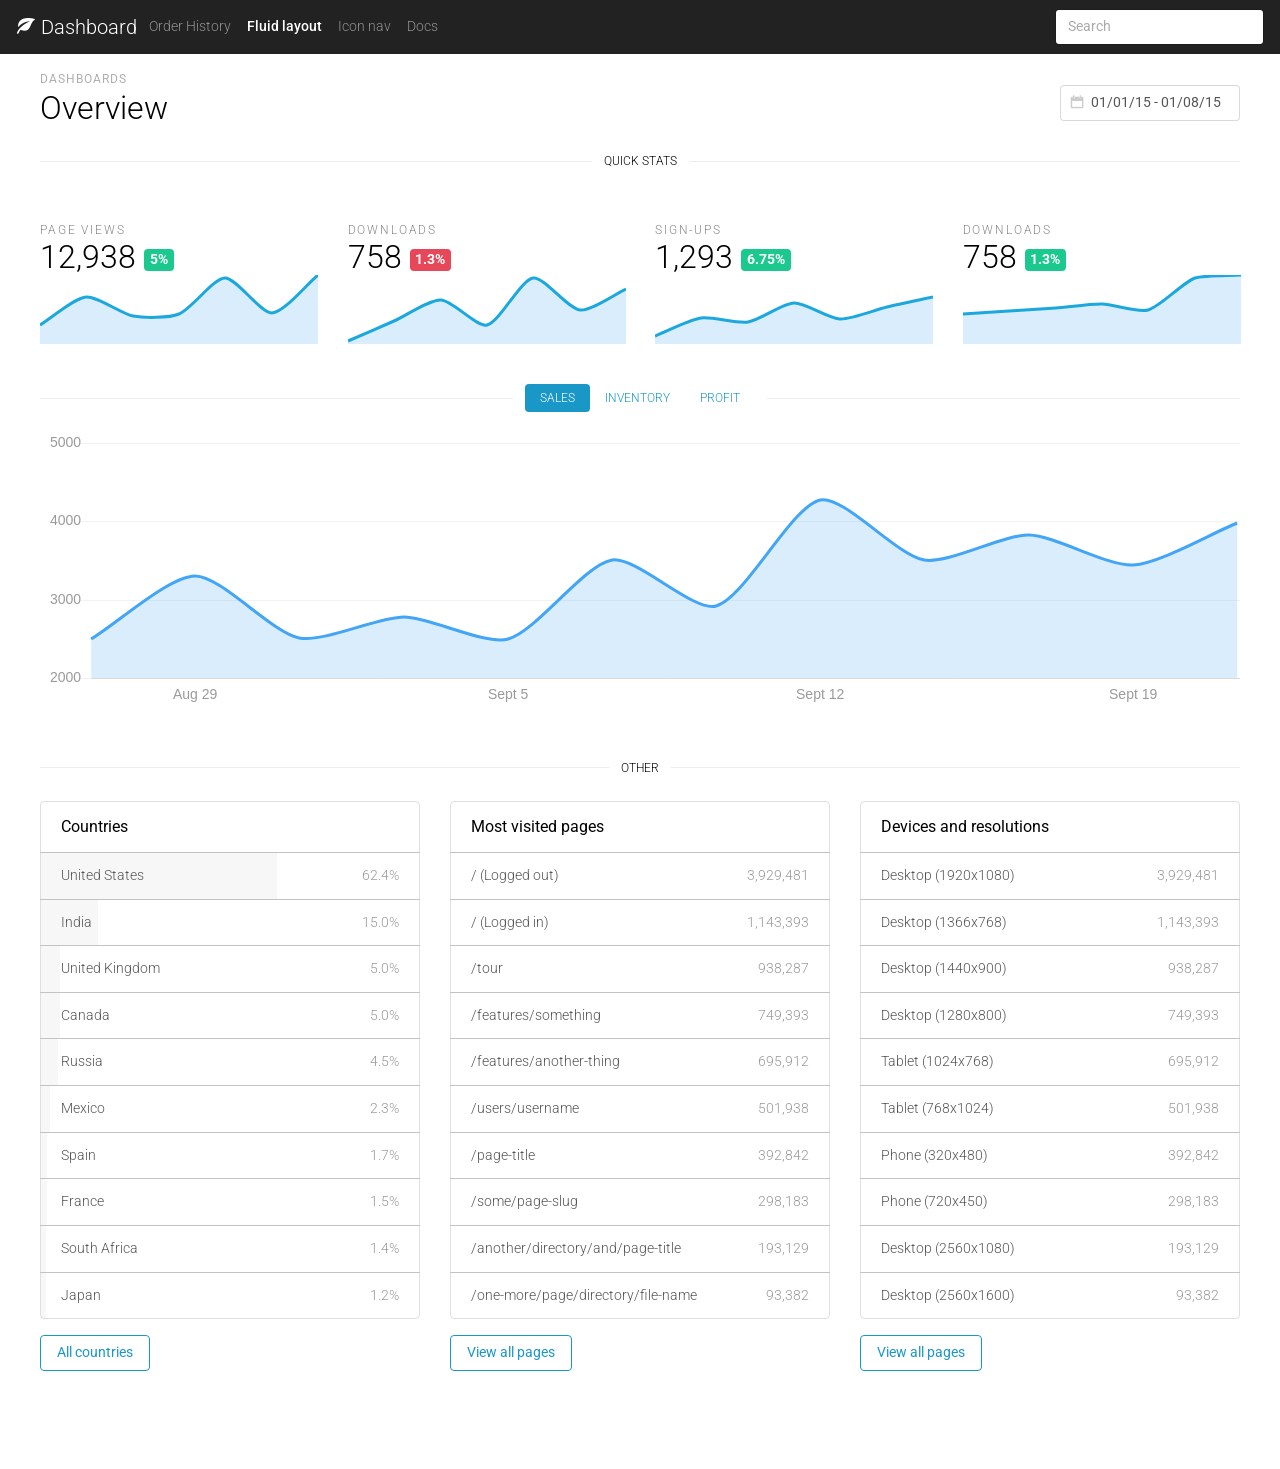
<file: sensors/static/fluid-light/index.html>
<!DOCTYPE html>
<html lang="en">
  <head>
    <meta charset="utf-8">
    <meta http-equiv="X-UA-Compatible" content="IE=edge">
    <meta name="viewport" content="width=device-width, initial-scale=1">
    <meta name="description" content="">
    <meta name="keywords" content="">
    <meta name="author" content="">

    <title>
      
        Fluid &middot; 
      
    </title>

    <link href="http://fonts.googleapis.com/css?family=Roboto:300,400,500,700,400italic" rel="stylesheet">
    
      <link href="../assets/css/toolkit-light.css" rel="stylesheet">
    
    
    <link href="../assets/css/application.css" rel="stylesheet">

    <style>
      /* note: this is a hack for ios iframe for bootstrap themes shopify page */
      /* this chunk of css is not part of the toolkit :) */
      body {
        width: 1px;
        min-width: 100%;
        *width: 100%;
      }
    </style>
  </head>


<body class="with-top-navbar">

  <nav class="navbar navbar-toggleable-sm fixed-top navbar-inverse bg-inverse app-navbar">
    <button
      class="navbar-toggler navbar-toggler-right hidden-md-up"
      type="button"
      data-toggle="collapse"
      data-target="#navbarResponsive"
      aria-controls="navbarResponsive"
      aria-expanded="false"
      aria-label="Toggle navigation">
      <span class="navbar-toggler-icon"></span>
    </button>

    <a class="navbar-brand" href="../index.html">
      <span class="icon icon-leaf navbar-brand-icon"></span>
      Dashboard
    </a>

    <div class="collapse navbar-collapse mr-auto" id="navbarResponsive">
      <ul class="nav navbar-nav">
        <li class="nav-item">
          <a class="nav-link" href="../order-history/index.html">Order History</a>
        </li>
        <li class="nav-item active">
          <a class="nav-link" href="../fluid/index.html">Fluid layout</a>
        </li>
        <li class="nav-item">
          <a class="nav-link" href="../icon-nav/index.html">Icon nav</a>
        </li>
        <li class="nav-item">
          <a class="nav-link" href="../docs/index.html">Docs</a>
        </li>
      </ul>

      <form class="form-inline hidden-sm-down ml-auto">
        <input class="form-control" type="text" data-action="grow" placeholder="Search">
      </form>
    </div>
  </nav>

  <div class="container-fluid container-fluid-spacious">
    <div class="dashhead mt-4">
  <div class="dashhead-titles">
    <h6 class="dashhead-subtitle">Dashboards</h6>
    <h2 class="dashhead-title">Overview</h2>
  </div>
  <div class="btn-toolbar dashhead-toolbar">
    <div class="btn-toolbar-item input-with-icon">
      <input type="text" value="01/01/15 - 01/08/15" class="form-control" data-provide="datepicker">
      <span class="icon icon-calendar"></span>
    </div>
  </div>
</div>

<div class="hr-divider mt-3 mb-5">
  <h3 class="hr-divider-content hr-divider-heading">Quick stats</h3>
</div>

<div class="row statcards">
  <div class="col-md-6 col-lg-3 mb-5 mb-md-3">
    <div class="statcard">
      <div class="p-a">
        <span class="statcard-desc">Page views</span>
        <h2 class="statcard-number">
          12,938
          <small class="badge badge-success">5%</small>
        </h2>
      </div>
      <canvas id="sparkline1" width="378" height="94" class="sparkline"
      data-chart="spark-line"
      data-dataset="[[28,68,41,43,96,45,100]]"
      data-dataset-options="[{borderColor: '#1ca8dd', backgroundColor:'rgba(66,165,245,.2)'}]"
      data-labels="['a','b','c','d','e','f','g']"
      style="width: 189px; height: 47px;"></canvas>
    </div>
  </div>
  <div class="col-md-6 col-lg-3 mb-5 mb-md-3">
    <div class="statcard">
      <div class="p-a">
        <span class="statcard-desc">Downloads</span>
        <h2 class="statcard-number">
          758
          <small class="badge badge-danger">1.3%</small>
        </h2>
      </div>
      <canvas id="sparkline1" width="378" height="94" class="sparkline"
      data-chart="spark-line"
      data-dataset="[[4,34,64,27,96,50,80]]"
      data-dataset-options="[{borderColor: '#1ca8dd', backgroundColor:'rgba(66,165,245,.2)'}]"
      data-labels="['a','b','c','d','e','f','g']"
      style="width: 189px; height: 47px;"></canvas>
    </div>
  </div>
  <div class="col-md-6 col-lg-3 mb-5 mb-md-3">
    <div class="statcard">
      <div class="p-a">
        <span class="statcard-desc">Sign-ups</span>
        <h2 class="statcard-number">
          1,293
          <small class="badge badge-success">6.75%</small>
        </h2>
      </div>
      <canvas id="sparkline1" width="378" height="94" class="sparkline"
         data-chart="spark-line"
         data-dataset="[[12,38,32,60,36,54,68]]"
         data-dataset-options="[{borderColor: '#1ca8dd', backgroundColor:'rgba(66,165,245,.2)'}]"
         data-labels="['a','b','c','d','e','f','g']"
         style="width: 189px; height: 47px;"></canvas>
    </div>
  </div>
  <div class="col-md-6 col-lg-3 mb-5 mb-md-3">
    <div class="statcard">
      <div class="p-a">
        <span class="statcard-desc">Downloads</span>
        <h2 class="statcard-number">
          758
          <small class="badge badge-success">1.3%</small>
        </h2>
      </div>
      <canvas id="sparkline1" width="378" height="94" class="sparkline"
        data-chart="spark-line"
        data-dataset="[[43,48,52,58,50,95,100]]"
        data-dataset-options="[{borderColor: '#1ca8dd', backgroundColor:'rgba(66,165,245,.2)'}]"
        data-labels="['a','b','c','d','e','f','g']"
        style="width: 189px; height: 47px;"></canvas>
    </div>
  </div>
</div>

<div class="hr-divider my-4">
  <ul class="nav nav-pills hr-divider-content hr-divider-nav" role="tablist">
    <li class="nav-item" role="presentation">
      <a href="#sales" class="nav-link active" role="tab" data-toggle="tab" aria-controls="sales">Sales</a>
    </li>
    <li class="nav-item" role="presentation">
      <a href="#inventory" class="nav-link" role="tab" data-toggle="tab" aria-controls="inventory">Inventory</a>
    </li>
    <li class="nav-item" role="presentation">
      <a href="#profit" class="nav-link" role="tab" data-toggle="tab" aria-controls="profit">Profit</a>
    </li>
  </ul>
</div>

<div class="tab-content">
  <div role="tabpanel" class="tab-pane active" id="sales">
    <div class="ex-line-graphs">
       <canvas
        class="ex-line-graph"
        width="600" height="350"
        data-chart="line"
        data-dataset="[[2500, 3300, 2512, 2775, 2498, 3512, 2925, 4275, 3507, 3825, 3445, 3985]]"
        data-labels="['','Aug 29','','','Sept 5','','','Sept 12','','','Sept 19','']">
      </canvas>
    </div>
  </div>

  <div role="tabpanel" class="tab-pane" id="inventory">
    <div class="ex-line-graphs">
      <canvas
        class="ex-line-graph"
        width="600" height="400"
        data-chart="bar"
        data-labels="['August','September','October','November','December','January','February']"
        data-dataset="[[65, 59, 80, 81, 56, 55, 40], [28, 48, 40, 19, 86, 27, 90]]"
        data-dataset-options="[{label: 'First dataset'}, {label: 'Second dataset'}]">
      </canvas>
    </div>
  </div>

  <div role="tabpanel" class="tab-pane" id="profit">
    <div class="row ex-graphs text-center">
      <div class="col-sm-4 mb-4 mb-sm-0">
        <div class="w-3 mx-auto">
          <canvas
            class="ex-graph"
            width="200" height="200"
            data-chart="doughnut"
            data-dataset="[230, 130]"
            data-dataset-options="{ backgroundColor: ['#1ca8dd', '#1bc98e'] }"
            data-labels="['Returning', 'New']">
          </canvas>
        </div>
        <strong class="text-muted">Traffic</strong>
        <h3>New vs Returning</h3>
      </div>
      <div class="col-sm-4 mb-4 mb-sm-0">
        <div class="w-3 mx-auto">
          <canvas
            class="ex-graph"
            width="200" height="200"
            data-chart="doughnut"
            data-dataset="[330, 30]"
            data-dataset-options="{ backgroundColor: ['#1ca8dd', '#1bc98e'] }"
            data-labels="['Returning', 'New']">
          </canvas>
        </div>
        <strong class="text-muted">Revenue</strong>
        <h3>New vs Recurring</h3>
      </div>
      <div class="col-sm-4 mb-4 mb-sm-0">
        <div class="w-3 mx-auto">
          <canvas
            class="ex-graph"
            width="200" height="200"
            data-chart="doughnut"
            data-dataset="[100, 260]"
            data-dataset-options="{ backgroundColor: ['#1ca8dd', '#1bc98e'] }"
            data-labels="['Referrals', 'Direct']"
            >
          </canvas>
        </div>
        <strong class="text-muted">Traffic</strong>
        <h3>Direct vs Referrals</h3>
      </div>
    </div>
  </div>
</div>

<div class="hr-divider mt-5 mb-4">
  <h3 class="hr-divider-content hr-divider-heading">Other</h3>
</div>

<div class="row">
  <div class="col-lg-4 mb-5">
    <div class="list-group mb-3">
      <h6 class="list-group-header">
        Countries
      </h6>
      
        <a class="list-group-item list-group-item-action justify-content-between" href="#">
          <span class="list-group-progress" style="width: 62.4%;"></span>
          <span>United States</span>
          <span class="text-muted">62.4%</span>
        </a>
      
        <a class="list-group-item list-group-item-action justify-content-between" href="#">
          <span class="list-group-progress" style="width: 15.0%;"></span>
          <span>India</span>
          <span class="text-muted">15.0%</span>
        </a>
      
        <a class="list-group-item list-group-item-action justify-content-between" href="#">
          <span class="list-group-progress" style="width: 5.0%;"></span>
          <span>United Kingdom</span>
          <span class="text-muted">5.0%</span>
        </a>
      
        <a class="list-group-item list-group-item-action justify-content-between" href="#">
          <span class="list-group-progress" style="width: 5.0%;"></span>
          <span>Canada</span>
          <span class="text-muted">5.0%</span>
        </a>
      
        <a class="list-group-item list-group-item-action justify-content-between" href="#">
          <span class="list-group-progress" style="width: 4.5%;"></span>
          <span>Russia</span>
          <span class="text-muted">4.5%</span>
        </a>
      
        <a class="list-group-item list-group-item-action justify-content-between" href="#">
          <span class="list-group-progress" style="width: 2.3%;"></span>
          <span>Mexico</span>
          <span class="text-muted">2.3%</span>
        </a>
      
        <a class="list-group-item list-group-item-action justify-content-between" href="#">
          <span class="list-group-progress" style="width: 1.7%;"></span>
          <span>Spain</span>
          <span class="text-muted">1.7%</span>
        </a>
      
        <a class="list-group-item list-group-item-action justify-content-between" href="#">
          <span class="list-group-progress" style="width: 1.5%;"></span>
          <span>France</span>
          <span class="text-muted">1.5%</span>
        </a>
      
        <a class="list-group-item list-group-item-action justify-content-between" href="#">
          <span class="list-group-progress" style="width: 1.4%;"></span>
          <span>South Africa</span>
          <span class="text-muted">1.4%</span>
        </a>
      
        <a class="list-group-item list-group-item-action justify-content-between" href="#">
          <span class="list-group-progress" style="width: 1.2%;"></span>
          <span>Japan</span>
          <span class="text-muted">1.2%</span>
        </a>
      
    </div>
    <a href="#" class="btn btn-outline-primary px-3">All countries</a>
  </div>
  <div class="col-lg-4 mb-5">
    <div class="list-group mb-3">
      <h6 class="list-group-header">
        Most visited pages
      </h6>
      
        <a class="list-group-item list-group-item-action justify-content-between" href="#">
          <span>/ (Logged out)</span>
          <span class="text-muted">3,929,481</span>
        </a>
      
        <a class="list-group-item list-group-item-action justify-content-between" href="#">
          <span>/ (Logged in)</span>
          <span class="text-muted">1,143,393</span>
        </a>
      
        <a class="list-group-item list-group-item-action justify-content-between" href="#">
          <span>/tour</span>
          <span class="text-muted">938,287</span>
        </a>
      
        <a class="list-group-item list-group-item-action justify-content-between" href="#">
          <span>/features/something</span>
          <span class="text-muted">749,393</span>
        </a>
      
        <a class="list-group-item list-group-item-action justify-content-between" href="#">
          <span>/features/another-thing</span>
          <span class="text-muted">695,912</span>
        </a>
      
        <a class="list-group-item list-group-item-action justify-content-between" href="#">
          <span>/users/username</span>
          <span class="text-muted">501,938</span>
        </a>
      
        <a class="list-group-item list-group-item-action justify-content-between" href="#">
          <span>/page-title</span>
          <span class="text-muted">392,842</span>
        </a>
      
        <a class="list-group-item list-group-item-action justify-content-between" href="#">
          <span>/some/page-slug</span>
          <span class="text-muted">298,183</span>
        </a>
      
        <a class="list-group-item list-group-item-action justify-content-between" href="#">
          <span>/another/directory/and/page-title</span>
          <span class="text-muted">193,129</span>
        </a>
      
        <a class="list-group-item list-group-item-action justify-content-between" href="#">
          <span>/one-more/page/directory/file-name</span>
          <span class="text-muted">93,382</span>
        </a>
      
    </div>
    <a href="#" class="btn btn-outline-primary px-3">View all pages</a>
  </div>
  <div class="col-lg-4 mb-5">
    <div class="list-group mb-3">
      <h6 class="list-group-header">
        Devices and resolutions
      </h6>
      
        <a class="list-group-item list-group-item-action justify-content-between" href="#">
          <span>Desktop (1920x1080)</span>
          <span class="text-muted">3,929,481</span>
        </a>
      
        <a class="list-group-item list-group-item-action justify-content-between" href="#">
          <span>Desktop (1366x768)</span>
          <span class="text-muted">1,143,393</span>
        </a>
      
        <a class="list-group-item list-group-item-action justify-content-between" href="#">
          <span>Desktop (1440x900)</span>
          <span class="text-muted">938,287</span>
        </a>
      
        <a class="list-group-item list-group-item-action justify-content-between" href="#">
          <span>Desktop (1280x800)</span>
          <span class="text-muted">749,393</span>
        </a>
      
        <a class="list-group-item list-group-item-action justify-content-between" href="#">
          <span>Tablet (1024x768)</span>
          <span class="text-muted">695,912</span>
        </a>
      
        <a class="list-group-item list-group-item-action justify-content-between" href="#">
          <span>Tablet (768x1024)</span>
          <span class="text-muted">501,938</span>
        </a>
      
        <a class="list-group-item list-group-item-action justify-content-between" href="#">
          <span>Phone (320x480)</span>
          <span class="text-muted">392,842</span>
        </a>
      
        <a class="list-group-item list-group-item-action justify-content-between" href="#">
          <span>Phone (720x450)</span>
          <span class="text-muted">298,183</span>
        </a>
      
        <a class="list-group-item list-group-item-action justify-content-between" href="#">
          <span>Desktop (2560x1080)</span>
          <span class="text-muted">193,129</span>
        </a>
      
        <a class="list-group-item list-group-item-action justify-content-between" href="#">
          <span>Desktop (2560x1600)</span>
          <span class="text-muted">93,382</span>
        </a>
      
    </div>
    <a href="#" class="btn btn-outline-primary px-3">View all pages</a>
  </div>
</div>

  </div>

    <script src="../assets/js/jquery.min.js"></script>
    <script src="../assets/js/tether.min.js"></script>
    <script src="../assets/js/chart.js"></script>
    <script src="../assets/js/tablesorter.min.js"></script>
    <script src="../assets/js/toolkit.js"></script>
    <script src="../assets/js/application.js"></script>
    <script>
      // execute/clear BS loaders for docs
      $(function(){while(window.BS&&window.BS.loader&&window.BS.loader.length){(window.BS.loader.pop())()}})
    </script>
  </body>
</html>
</file>
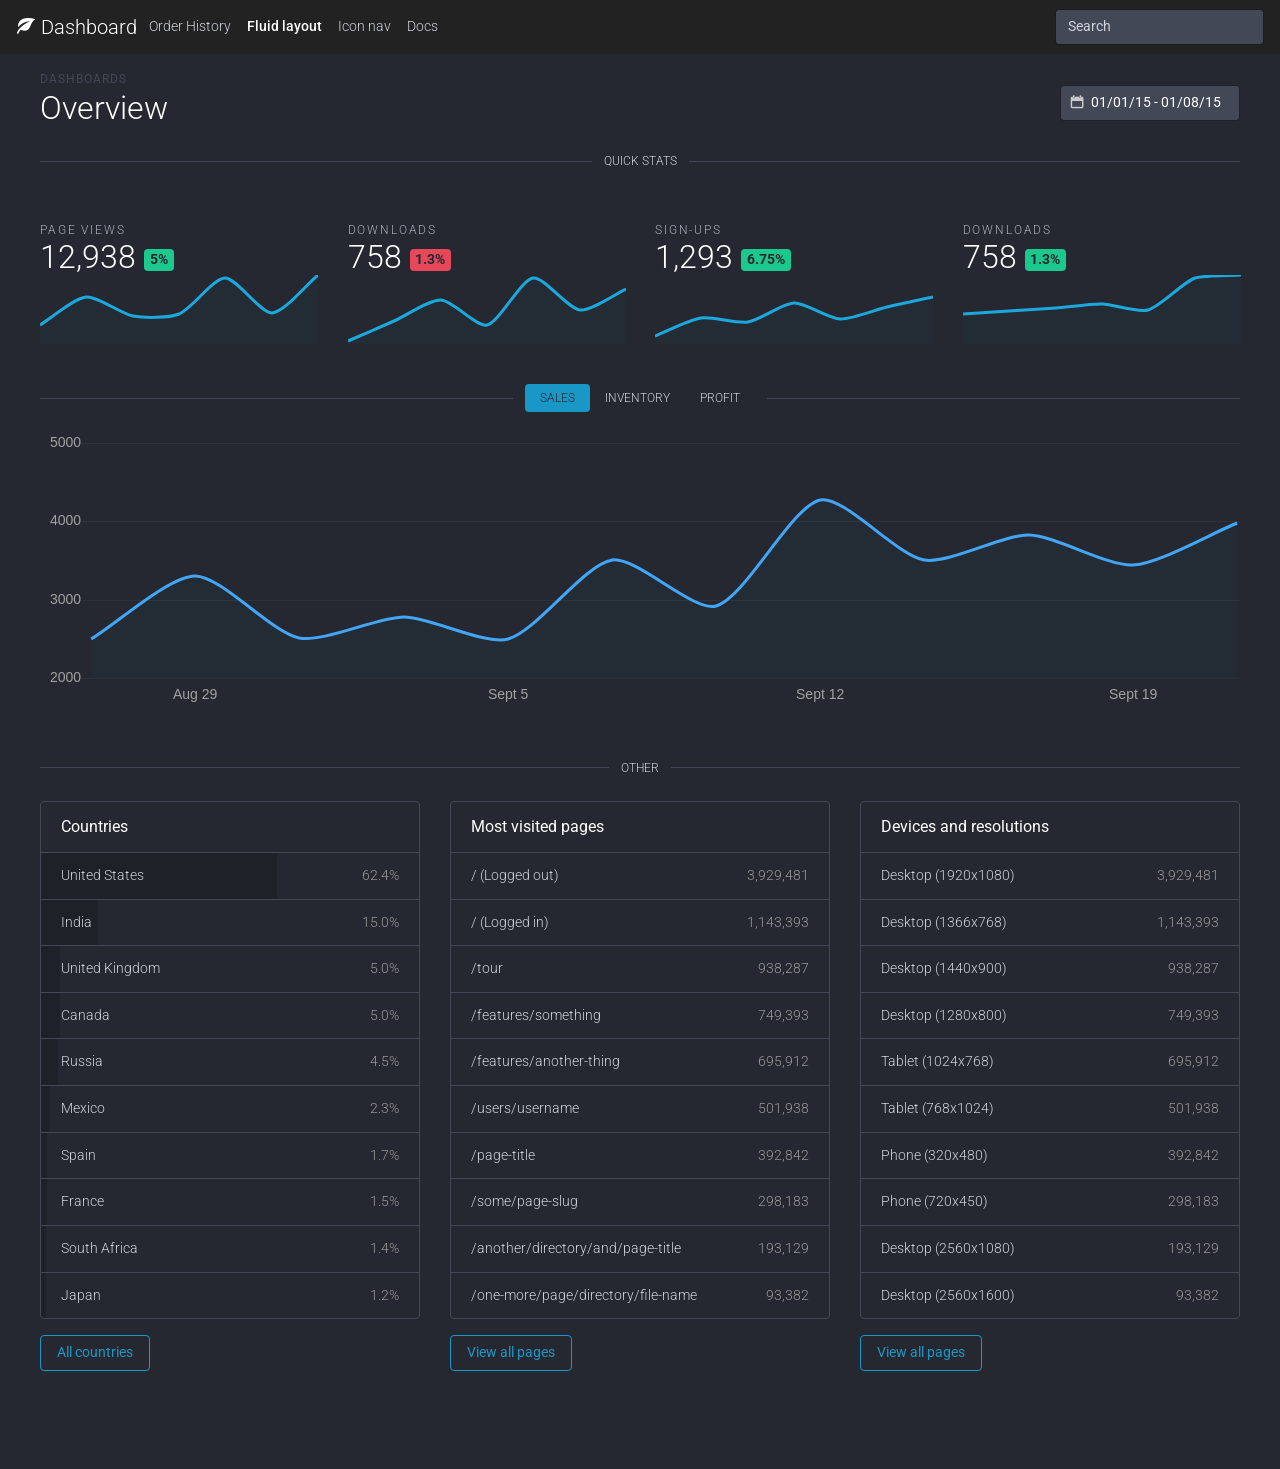
<file: sensors/static/fluid/index.html>
<!DOCTYPE html>
<html lang="en">
  <head>
    <meta charset="utf-8">
    <meta http-equiv="X-UA-Compatible" content="IE=edge">
    <meta name="viewport" content="width=device-width, initial-scale=1">
    <meta name="description" content="">
    <meta name="keywords" content="">
    <meta name="author" content="">

    <title>
      
        Fluid &middot; 
      
    </title>

    <link href="http://fonts.googleapis.com/css?family=Roboto:300,400,500,700,400italic" rel="stylesheet">
    
      <link href="../assets/css/toolkit-inverse.css" rel="stylesheet">
    
    
    <link href="../assets/css/application.css" rel="stylesheet">

    <style>
      /* note: this is a hack for ios iframe for bootstrap themes shopify page */
      /* this chunk of css is not part of the toolkit :) */
      body {
        width: 1px;
        min-width: 100%;
        *width: 100%;
      }
    </style>
  </head>


<body class="with-top-navbar">
  <nav class="navbar navbar-toggleable-sm fixed-top navbar-inverse bg-inverse app-navbar">
      <button
        class="navbar-toggler navbar-toggler-right hidden-md-up"
        type="button"
        data-toggle="collapse"
        data-target="#navbarResponsive"
        aria-controls="navbarResponsive"
        aria-expanded="false"
        aria-label="Toggle navigation">
        <span class="navbar-toggler-icon"></span>
      </button>

      <a class="navbar-brand" href="../index.html">
        <span class="icon icon-leaf navbar-brand-icon"></span>
        Dashboard
      </a>

      <div class="collapse navbar-collapse mr-auto" id="navbarResponsive">
        <ul class="nav navbar-nav">
          <li class="nav-item">
            <a class="nav-link" href="../order-history/index.html">Order History</a>
          </li>
          <li class="nav-item active">
            <a class="nav-link" href="../fluid/index.html">Fluid layout</a>
          </li>
          <li class="nav-item">
            <a class="nav-link" href="../icon-nav/index.html">Icon nav</a>
          </li>
          <li class="nav-item">
            <a class="nav-link" href="../docs/index.html">Docs</a>
          </li>
        </ul>

        <form class="form-inline hidden-sm-down ml-auto">
          <input class="form-control" type="text" data-action="grow" placeholder="Search">
        </form>
      </div>
  </nav>

  <div class="container-fluid container-fluid-spacious">
    <div class="dashhead mt-4">
  <div class="dashhead-titles">
    <h6 class="dashhead-subtitle">Dashboards</h6>
    <h2 class="dashhead-title">Overview</h2>
  </div>

  <div class="btn-toolbar dashhead-toolbar">
    <div class="btn-toolbar-item input-with-icon">
      <input type="text" value="01/01/15 - 01/08/15" class="form-control" data-provide="datepicker">
      <span class="icon icon-calendar"></span>
    </div>
  </div>
</div>

<div class="hr-divider mt-3 mb-5">
  <h3 class="hr-divider-content hr-divider-heading">Quick stats</h3>
</div>

<div class="row statcards">
  <div class="col-md-6 col-lg-3 mb-5 mb-md-3">
    <div class="statcard">
      <div class="p-a">
        <span class="statcard-desc">Page views</span>
        <h2 class="statcard-number">
          12,938
          <small class="badge badge-success">5%</small>
        </h2>
      </div>
      <canvas id="sparkline1" width="378" height="94" class="sparkline"
        data-chart="spark-line"
        data-dataset="[[28,68,41,43,96,45,100]]"
        data-dataset-options="[{borderColor: '#1ca8dd', backgroundColor:'rgba(28,168,221,.03)'}]"
        data-labels="['a', 'b','c','d','e','f','g']"
        style="width: 189px; height: 47px;"></canvas>
    </div>
  </div>
  <div class="col-md-6 col-lg-3 mb-5 mb-md-3">
    <div class="statcard">
      <div class="p-a">
        <span class="statcard-desc">Downloads</span>
        <h2 class="statcard-number">
          758
          <small class="badge badge-danger">1.3%</small>
        </h2>
      </div>
      <canvas id="sparkline1" width="378" height="94" class="sparkline"
        data-chart="spark-line"
        data-dataset="[[4,34,64,27,96,50,80]]"
        data-dataset-options="[{borderColor: '#1ca8dd', backgroundColor:'rgba(28,168,221,.03)'}]"
        data-labels="['a','b','c','d','e','f','g']"
        style="width: 189px; height: 47px;"></canvas>
    </div>
  </div>
  <div class="col-md-6 col-lg-3 mb-5 mb-md-3">
    <div class="statcard">
      <div class="p-a">
        <span class="statcard-desc">Sign-ups</span>
        <h2 class="statcard-number">
          1,293
          <small class="badge badge-success">6.75%</small>
        </h2>
      </div>
      <canvas id="sparkline1" width="378" height="94" class="sparkline"
      data-chart="spark-line"
      data-dataset="[[12,38,32,60,36,54,68]]"
      data-dataset-options="[{borderColor: '#1ca8dd', backgroundColor:'rgba(28,168,221,.03)'}]"
      data-labels="['a','b','c','d','e','f','g']"
       style="width: 189px; height: 47px;"></canvas>
    </div>
  </div>
  <div class="col-md-6 col-lg-3 mb-5 mb-md-3">
    <div class="statcard">
      <div class="p-a">
        <span class="statcard-desc">Downloads</span>
        <h2 class="statcard-number">
          758
          <small class="badge badge-success">1.3%</small>
        </h2>
      </div>
      <canvas id="sparkline1" width="378" height="94" class="sparkline"
        data-chart="spark-line"
        data-dataset="[[43,48,52,58,50,95,100]]"
        data-dataset-options="[{borderColor: '#1ca8dd', backgroundColor:'rgba(28,168,221,.03)'}]"
        data-labels="['a','b','c','d','e','f','g']"
        style="width: 189px; height: 47px;"></canvas>
    </div>
  </div>
</div>

<div class="hr-divider my-4">
  <ul class="nav nav-pills hr-divider-content hr-divider-nav" role="tablist">
    <li class="nav-item" role="presentation">
      <a href="#sales" class="nav-link active" role="tab" data-toggle="tab" aria-controls="sales">Sales</a>
    </li>
    <li class="nav-item" role="presentation">
      <a href="#inventory" class="nav-link" role="tab" data-toggle="tab" aria-controls="inventory">Inventory</a>
    </li>
    <li class="nav-item" role="presentation">
      <a href="#profit" class="nav-link" role="tab" data-toggle="tab" aria-controls="profit">Profit</a>
    </li>
  </ul>
</div>

<div class="tab-content">
  <div role="tabpanel" class="tab-pane active" id="sales">
    <div class="ex-line-graphs">
       <canvas
        class="ex-line-graph"
        width="600" height="350"
        data-chart="line"
        data-dataset="[[2500, 3300, 2512, 2775, 2498, 3512, 2925, 4275, 3507, 3825, 3445, 3985]]"
        data-labels="['','Aug 29','','','Sept 5','','','Sept 12','','','Sept 19','']"
        data-dark="true">
      </canvas>
    </div>
  </div>

  <div role="tabpanel" class="tab-pane" id="inventory">
    <div class="ex-line-graphs">
      <canvas
        class="ex-line-graph"
        width="600" height="400"
        data-chart="bar"
        data-dark="true"
        data-labels="['August','September','October','November','December','January','February']"
        data-dataset="[[65, 59, 80, 81, 56, 55, 40], [28, 48, 40, 19, 86, 27, 90]]"
        data-dataset-options="[{label: 'First dataset'}, {label: 'Second dataset'}]">
      </canvas>
    </div>
  </div>

  <div role="tabpanel" class="tab-pane" id="profit">
    <div class="row ex-graphs text-center">
      <div class="col-sm-4 mb-4 mb-sm-0">
        <div class="w-3 mx-auto">
          <canvas
            class="ex-graph"
            width="200" height="200"

            data-chart="doughnut"
            data-dataset="[230, 130]"
            data-dataset-options="{ borderColor: '#252830', backgroundColor: ['#1ca8dd', '#1bc98e'] }"
            data-labels="['Returning', 'New']">
          </canvas>
        </div>
        <strong class="text-muted">Traffic</strong>
        <h3>New vs Returning</h3>
      </div>
      <div class="col-sm-4 mb-4 mb-sm-0">
        <div class="w-3 mx-auto">
          <canvas
            class="ex-graph"
            width="200" height="200"
            data-chart="doughnut"
            data-dataset="[330,30]"
            data-dataset-options="{ borderColor: '#252830', backgroundColor: ['#1ca8dd', '#1bc98e'] }"
            data-labels="['Returning', 'New']">
          </canvas>
        </div>
        <strong class="text-muted">Revenue</strong>
        <h3>New vs Recurring</h3>
      </div>
      <div class="col-sm-4 mb-4 mb-sm-0">
        <div class="w-3 mx-auto">
          <canvas
            class="ex-graph"
            width="200" height="200"
            data-chart="doughnut"
            data-dataset="[100,260]"
            data-dataset-options="{ borderColor: '#252830', backgroundColor: ['#1ca8dd', '#1bc98e'] }"
            data-labels="['Referrals', 'Direct']">
          </canvas>
        </div>
        <strong class="text-muted">Traffic</strong>
        <h3>Direct vs Referrals</h3>
      </div>
    </div>
  </div>
</div>

<div class="hr-divider mt-5 mb-4">
  <h3 class="hr-divider-content hr-divider-heading">Other</h3>
</div>

<div class="row">
  <div class="col-lg-4 mb-5">
    <div class="list-group mb-3">
      <h6 class="list-group-header">
        Countries
      </h6>
      
        <a class="list-group-item list-group-item-action justify-content-between" href="#">
          <span class="list-group-progress" style="width: 62.4%;"></span>
          <span>United States</span>
          <span class="text-muted">62.4%</span>
        </a>
      
        <a class="list-group-item list-group-item-action justify-content-between" href="#">
          <span class="list-group-progress" style="width: 15.0%;"></span>
          <span>India</span>
          <span class="text-muted">15.0%</span>
        </a>
      
        <a class="list-group-item list-group-item-action justify-content-between" href="#">
          <span class="list-group-progress" style="width: 5.0%;"></span>
          <span>United Kingdom</span>
          <span class="text-muted">5.0%</span>
        </a>
      
        <a class="list-group-item list-group-item-action justify-content-between" href="#">
          <span class="list-group-progress" style="width: 5.0%;"></span>
          <span>Canada</span>
          <span class="text-muted">5.0%</span>
        </a>
      
        <a class="list-group-item list-group-item-action justify-content-between" href="#">
          <span class="list-group-progress" style="width: 4.5%;"></span>
          <span>Russia</span>
          <span class="text-muted">4.5%</span>
        </a>
      
        <a class="list-group-item list-group-item-action justify-content-between" href="#">
          <span class="list-group-progress" style="width: 2.3%;"></span>
          <span>Mexico</span>
          <span class="text-muted">2.3%</span>
        </a>
      
        <a class="list-group-item list-group-item-action justify-content-between" href="#">
          <span class="list-group-progress" style="width: 1.7%;"></span>
          <span>Spain</span>
          <span class="text-muted">1.7%</span>
        </a>
      
        <a class="list-group-item list-group-item-action justify-content-between" href="#">
          <span class="list-group-progress" style="width: 1.5%;"></span>
          <span>France</span>
          <span class="text-muted">1.5%</span>
        </a>
      
        <a class="list-group-item list-group-item-action justify-content-between" href="#">
          <span class="list-group-progress" style="width: 1.4%;"></span>
          <span>South Africa</span>
          <span class="text-muted">1.4%</span>
        </a>
      
        <a class="list-group-item list-group-item-action justify-content-between" href="#">
          <span class="list-group-progress" style="width: 1.2%;"></span>
          <span>Japan</span>
          <span class="text-muted">1.2%</span>
        </a>
      
    </div>
    <a href="#" class="btn btn-outline-primary px-3">All countries</a>
  </div>
  <div class="col-lg-4 mb-5">
    <div class="list-group mb-3">
      <h6 class="list-group-header">
        Most visited pages
      </h6>
      
        <a class="list-group-item list-group-item-action justify-content-between" href="#">
          <span>/ (Logged out)</span>
          <span class="text-muted">3,929,481</span>
        </a>
      
        <a class="list-group-item list-group-item-action justify-content-between" href="#">
          <span>/ (Logged in)</span>
          <span class="text-muted">1,143,393</span>
        </a>
      
        <a class="list-group-item list-group-item-action justify-content-between" href="#">
          <span>/tour</span>
          <span class="text-muted">938,287</span>
        </a>
      
        <a class="list-group-item list-group-item-action justify-content-between" href="#">
          <span>/features/something</span>
          <span class="text-muted">749,393</span>
        </a>
      
        <a class="list-group-item list-group-item-action justify-content-between" href="#">
          <span>/features/another-thing</span>
          <span class="text-muted">695,912</span>
        </a>
      
        <a class="list-group-item list-group-item-action justify-content-between" href="#">
          <span>/users/username</span>
          <span class="text-muted">501,938</span>
        </a>
      
        <a class="list-group-item list-group-item-action justify-content-between" href="#">
          <span>/page-title</span>
          <span class="text-muted">392,842</span>
        </a>
      
        <a class="list-group-item list-group-item-action justify-content-between" href="#">
          <span>/some/page-slug</span>
          <span class="text-muted">298,183</span>
        </a>
      
        <a class="list-group-item list-group-item-action justify-content-between" href="#">
          <span>/another/directory/and/page-title</span>
          <span class="text-muted">193,129</span>
        </a>
      
        <a class="list-group-item list-group-item-action justify-content-between" href="#">
          <span>/one-more/page/directory/file-name</span>
          <span class="text-muted">93,382</span>
        </a>
      
    </div>
    <a href="#" class="btn btn-outline-primary px-3">View all pages</a>
  </div>
  <div class="col-lg-4 mb-5">
    <div class="list-group mb-3">
      <h6 class="list-group-header">
        Devices and resolutions
      </h6>
      
        <a class="list-group-item list-group-item-action justify-content-between" href="#">
          <span>Desktop (1920x1080)</span>
          <span class="text-muted">3,929,481</span>
        </a>
      
        <a class="list-group-item list-group-item-action justify-content-between" href="#">
          <span>Desktop (1366x768)</span>
          <span class="text-muted">1,143,393</span>
        </a>
      
        <a class="list-group-item list-group-item-action justify-content-between" href="#">
          <span>Desktop (1440x900)</span>
          <span class="text-muted">938,287</span>
        </a>
      
        <a class="list-group-item list-group-item-action justify-content-between" href="#">
          <span>Desktop (1280x800)</span>
          <span class="text-muted">749,393</span>
        </a>
      
        <a class="list-group-item list-group-item-action justify-content-between" href="#">
          <span>Tablet (1024x768)</span>
          <span class="text-muted">695,912</span>
        </a>
      
        <a class="list-group-item list-group-item-action justify-content-between" href="#">
          <span>Tablet (768x1024)</span>
          <span class="text-muted">501,938</span>
        </a>
      
        <a class="list-group-item list-group-item-action justify-content-between" href="#">
          <span>Phone (320x480)</span>
          <span class="text-muted">392,842</span>
        </a>
      
        <a class="list-group-item list-group-item-action justify-content-between" href="#">
          <span>Phone (720x450)</span>
          <span class="text-muted">298,183</span>
        </a>
      
        <a class="list-group-item list-group-item-action justify-content-between" href="#">
          <span>Desktop (2560x1080)</span>
          <span class="text-muted">193,129</span>
        </a>
      
        <a class="list-group-item list-group-item-action justify-content-between" href="#">
          <span>Desktop (2560x1600)</span>
          <span class="text-muted">93,382</span>
        </a>
      
    </div>
    <a href="#" class="btn btn-outline-primary px-3">View all pages</a>
  </div>
</div>

  </div>

    <script src="../assets/js/jquery.min.js"></script>
    <script src="../assets/js/tether.min.js"></script>
    <script src="../assets/js/chart.js"></script>
    <script src="../assets/js/tablesorter.min.js"></script>
    <script src="../assets/js/toolkit.js"></script>
    <script src="../assets/js/application.js"></script>
    <script>
      // execute/clear BS loaders for docs
      $(function(){while(window.BS&&window.BS.loader&&window.BS.loader.length){(window.BS.loader.pop())()}})
    </script>
  </body>
</html>
</file>
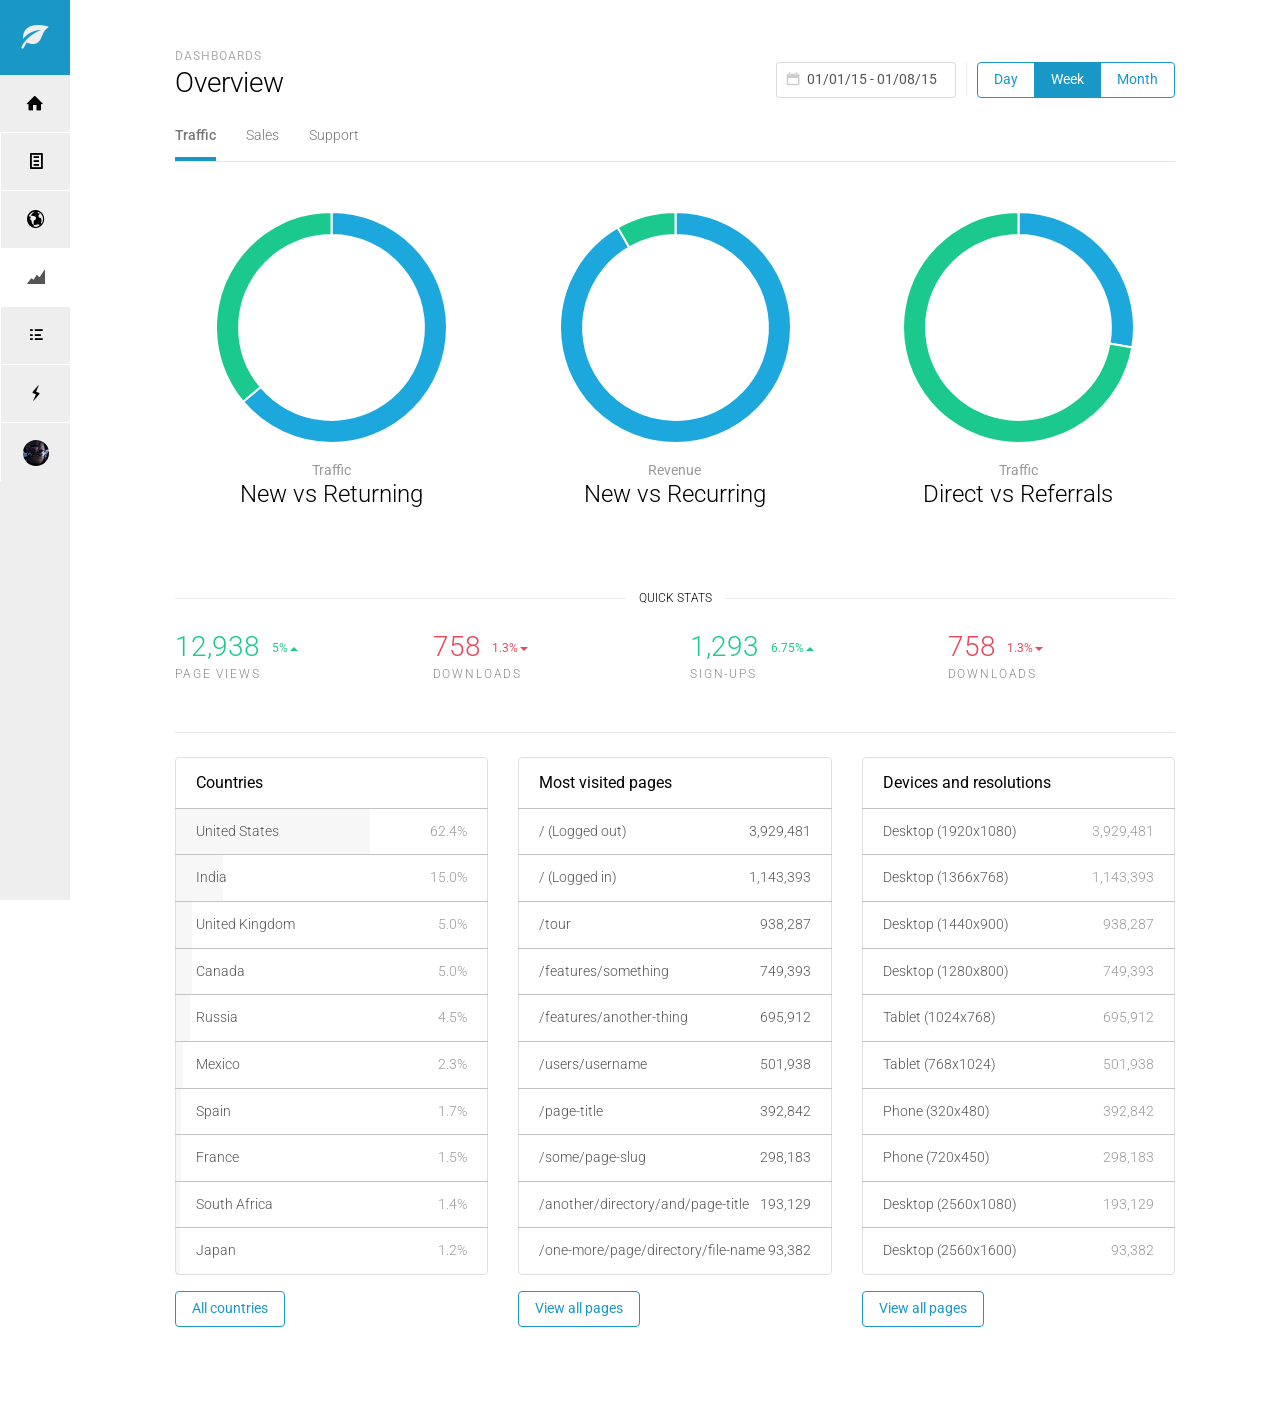
<file: sensors/static/icon-nav-light/index.html>
<!DOCTYPE html>
<html lang="en">
  <head>
    <meta charset="utf-8">
    <meta http-equiv="X-UA-Compatible" content="IE=edge">
    <meta name="viewport" content="width=device-width, initial-scale=1">
    <meta name="description" content="">
    <meta name="keywords" content="">
    <meta name="author" content="">

    <title>
      
        Icon nav &middot; 
      
    </title>

    <link href="http://fonts.googleapis.com/css?family=Roboto:300,400,500,700,400italic" rel="stylesheet">
    
      <link href="../assets/css/toolkit-light.css" rel="stylesheet">
    
    
    <link href="../assets/css/application.css" rel="stylesheet">

    <style>
      /* note: this is a hack for ios iframe for bootstrap themes shopify page */
      /* this chunk of css is not part of the toolkit :) */
      body {
        width: 1px;
        min-width: 100%;
        *width: 100%;
      }
    </style>
  </head>


<body>
  



<div class="with-iconav">

  <nav class="iconav">
    <a class="iconav-brand" href="../index.html">
      <span class="icon icon-leaf iconav-brand-icon"></span>
    </a>
    <div class="iconav-slider">
      <ul class="nav nav-pills iconav-nav flex-md-column">
        <li class="nav-item">
          <a class="nav-link" href="../index-light/index.html" title="Overview" data-toggle="tooltip" data-placement="right" data-container="body">
            <span class="icon icon-home"></span>
            <small class="iconav-nav-label hidden-md-up">Overview</small>
          </a>
        </li>
        <li class="nav-item">
          <a class="nav-link" href="../order-history-light/index.html" title="Order history" data-toggle="tooltip" data-placement="right" data-container="body">
            <span class="icon icon-text-document"></span>
            <small class="iconav-nav-label hidden-md-up">History</small>
          </a>
        </li>
        <li class="nav-item">
          <a class="nav-link" href="../fluid-light/index.html" title="Fluid layout" data-toggle="tooltip" data-placement="right" data-container="body">
            <span class="icon icon-globe"></span>
            <small class="iconav-nav-label hidden-md-up">Fluid layout</small>
          </a>
        </li>
        <li class="nav-item">
          <a class="nav-link active" href="../icon-nav-light/index.html" title="Icon-nav" data-toggle="tooltip" data-placement="right" data-container="body">
            <span class="icon icon-area-graph"></span>
            <small class="iconav-nav-label hidden-md-up">Icon nav</small>
          </a>
        </li>
        <li class="nav-item">
          <a class="nav-link" href="../docs/index.html" title="Docs" data-toggle="tooltip" data-placement="right" data-container="body">
            <span class="icon icon-list"></span>
            <small class="iconav-nav-label hidden-md-up">Docs</small>
          </a>
        </li>
        <li class="nav-item">
          <a class="nav-link" href="../index.html" title="Dark UI" data-toggle="tooltip" data-placement="right" data-container="body">
            <span class="icon icon-flash"></span>
            <small class="iconav-nav-label hidden-md-up">Light UI</small>
          </a>
        </li>
        <li class="nav-item">
          <a class="nav-link" href="#" title="Signed in as mdo" data-toggle="tooltip" data-placement="right" data-container="body">
            <img src="../assets/img/avatar-mdo.png" alt="" class="rounded-circle">
            <small class="iconav-nav-label hidden-md-up">@mdo</small>
          </a>
        </li>
      </ul>
    </div>
  </nav>

  <div class="container">
    <div class="dashhead">
      <div class="dashhead-titles">
        <h6 class="dashhead-subtitle">Dashboards</h6>
        <h3 class="dashhead-title">Overview</h3>
      </div>

      <div class="dashhead-toolbar">
        <div class="input-with-icon dashhead-toolbar-item">
          <input type="text" value="01/01/15 - 01/08/15" class="form-control" data-provide="datepicker">
          <span class="icon icon-calendar"></span>
        </div>
        <span class="dashhead-toolbar-divider hidden-sm-down"></span>
        <div class="btn-group dashhead-toolbar-item btn-group-thirds">
          <button type="button" class="btn btn-outline-primary">Day</button>
          <button type="button" class="btn btn-outline-primary active">Week</button>
          <button type="button" class="btn btn-outline-primary">Month</button>
        </div>
      </div>
    </div>

    <ul class="nav nav-bordered mt-4 mt-md-2 mb-0 clearfix" role="tablist">
      <li class="nav-item" role="presentation">
        <a href="#traffic" class="nav-link active" role="tab" data-toggle="tab" aria-controls="traffic">Traffic</a>
      </li>
      <li class="nav-item" role="presentation">
        <a href="#sales" class="nav-link" role="tab" data-toggle="tab" aria-controls="sales">Sales</a>
      </li>
      <li class="nav-item" role="presentation">
        <a href="#support" class="nav-link" role="tab" data-toggle="tab" aria-controls="support">Support</a>
      </li>
    </ul>

    <hr class="mt-0 mb-5">

    <div class="tab-content">
      <div role="tabpanel" class="tab-pane active" id="traffic">
        <div class="row text-center m-t-md">
          <div class="col-md-4 mb-5">
            <div class="w-3 mx-auto">
              <canvas
                class="ex-graph"
                width="200" height="200"
                data-chart="doughnut"
                data-dataset="[230, 130]"
                data-dataset-options="{ backgroundColor: ['#1ca8dd', '#1bc98e'] }"
                data-labels="['Returning', 'New']">
              </canvas>
            </div>
            <strong class="text-muted">Traffic</strong>
            <h4>New vs Returning</h4>
          </div>
          <div class="col-md-4 mb-4">
            <div class="w-3 mx-auto">
              <canvas
                class="ex-graph"
                width="200" height="200"
                data-chart="doughnut"
                data-dataset="[330, 30]"
                data-dataset-options="{ backgroundColor: ['#1ca8dd', '#1bc98e'] }"
                data-labels="['Returning', 'New']"
                >
              </canvas>
            </div>
            <strong class="text-muted">Revenue</strong>
            <h4>New vs Recurring</h4>
          </div>
          <div class="col-md-4 mb-5">
            <div class="w-3 mx-auto">
              <canvas
                class="ex-graph"
                width="200" height="200"
                data-chart="doughnut"
                data-dataset="[100, 260]"
                data-dataset-options="{ backgroundColor: ['#1ca8dd', '#1bc98e'] }"
                data-labels="['Referrals', 'Direct']"
                >
              </canvas>
            </div>
            <strong class="text-muted">Traffic</strong>
            <h4>Direct vs Referrals</h4>
          </div>
        </div>
      </div>

      <div role="tabpanel" class="tab-pane" id="sales">
        <div class="ex-line-graphs mb-5">
          <canvas
            class="ex-line-graph"
            width="600" height="400"
            data-chart="line"
            data-dataset="[[2500, 3300, 2512, 2775, 2498, 3512, 2925, 4275, 3507, 3825, 3445, 3985]]"
            data-labels="['','Aug 29','','','Sept 5','','','Sept 12','','','Sept 19','']">
          </canvas>
        </div>
      </div>

      <div role="tabpanel" class="tab-pane" id="support">
        <div class="ex-line-graphs mb-5">
          <canvas
            class="ex-line-graph"
            width="600" height="400"
            data-chart="bar"
            data-labels="['August','September','October','November','December','January','February']"
            data-dataset="[[65, 59, 80, 81, 56, 55, 40], [28, 48, 40, 19, 86, 27, 90]]"
            data-dataset-options="[{label: 'First dataset'}, {label: 'Second dataset'}]">
          </canvas>
        </div>
      </div>
    </div>

    <div class="hr-divider my-4">
      <h3 class="hr-divider-content hr-divider-heading">Quick stats</h3>
    </div>

    <div class="row statcards mt-3 mb-3 text-xs-center text-md-left">
      <div class="col-6 col-md-3 statcard mb-4">
        <h3 class="statcard-number text-success">
          12,938
          <small class="delta-indicator delta-positive">5%</small>
        </h3>
        <span class="statcard-desc">Page views</span>
      </div>
      <div class="col-6 col-md-3 statcard mb-4">
        <h3 class="statcard-number text-danger">
          758
          <small class="delta-indicator delta-negative">1.3%</small>
        </h3>
        <span class="statcard-desc">Downloads</span>
      </div>
      <div class="col-6 col-md-3 statcard mb-4">
        <h3 class="statcard-number text-success">
          1,293
          <small class="delta-indicator delta-positive">6.75%</small>
        </h3>
        <span class="statcard-desc">Sign-ups</span>
      </div>
      <div class="col-6 col-md-3 statcard mb-4">
        <h3 class="statcard-number text-danger">
          758
          <small class="delta-indicator delta-negative">1.3%</small>
        </h3>
        <span class="statcard-desc">Downloads</span>
      </div>
    </div>

    <hr class="my-4">

    <div class="row">
      <div class="col-lg-4 mb-5">
        <div class="list-group mb-3">
          <h6 class="list-group-header">
            Countries
          </h6>
          
            <a class="list-group-item list-group-item-action justify-content-between" href="#">
              <span class="list-group-progress" style="width: 62.4%;"></span>
              <span>United States</span>
              <span class="text-muted">62.4%</span>
            </a>
          
            <a class="list-group-item list-group-item-action justify-content-between" href="#">
              <span class="list-group-progress" style="width: 15.0%;"></span>
              <span>India</span>
              <span class="text-muted">15.0%</span>
            </a>
          
            <a class="list-group-item list-group-item-action justify-content-between" href="#">
              <span class="list-group-progress" style="width: 5.0%;"></span>
              <span>United Kingdom</span>
              <span class="text-muted">5.0%</span>
            </a>
          
            <a class="list-group-item list-group-item-action justify-content-between" href="#">
              <span class="list-group-progress" style="width: 5.0%;"></span>
              <span>Canada</span>
              <span class="text-muted">5.0%</span>
            </a>
          
            <a class="list-group-item list-group-item-action justify-content-between" href="#">
              <span class="list-group-progress" style="width: 4.5%;"></span>
              <span>Russia</span>
              <span class="text-muted">4.5%</span>
            </a>
          
            <a class="list-group-item list-group-item-action justify-content-between" href="#">
              <span class="list-group-progress" style="width: 2.3%;"></span>
              <span>Mexico</span>
              <span class="text-muted">2.3%</span>
            </a>
          
            <a class="list-group-item list-group-item-action justify-content-between" href="#">
              <span class="list-group-progress" style="width: 1.7%;"></span>
              <span>Spain</span>
              <span class="text-muted">1.7%</span>
            </a>
          
            <a class="list-group-item list-group-item-action justify-content-between" href="#">
              <span class="list-group-progress" style="width: 1.5%;"></span>
              <span>France</span>
              <span class="text-muted">1.5%</span>
            </a>
          
            <a class="list-group-item list-group-item-action justify-content-between" href="#">
              <span class="list-group-progress" style="width: 1.4%;"></span>
              <span>South Africa</span>
              <span class="text-muted">1.4%</span>
            </a>
          
            <a class="list-group-item list-group-item-action justify-content-between" href="#">
              <span class="list-group-progress" style="width: 1.2%;"></span>
              <span>Japan</span>
              <span class="text-muted">1.2%</span>
            </a>
          
        </div>
        <a href="#" class="btn btn-outline-primary px-3">All countries</a>
      </div>
      <div class="col-lg-4 mb-5">
        <div class="list-group mb-3">
          <h6 class="list-group-header">
            Most visited pages
          </h6>
          
            <a class="list-group-item list-group-item-action justify-content-between" href="#">
              <span>/ (Logged out)</span>
              <span class="ftext-muted">3,929,481</span>
            </a>
          
            <a class="list-group-item list-group-item-action justify-content-between" href="#">
              <span>/ (Logged in)</span>
              <span class="ftext-muted">1,143,393</span>
            </a>
          
            <a class="list-group-item list-group-item-action justify-content-between" href="#">
              <span>/tour</span>
              <span class="ftext-muted">938,287</span>
            </a>
          
            <a class="list-group-item list-group-item-action justify-content-between" href="#">
              <span>/features/something</span>
              <span class="ftext-muted">749,393</span>
            </a>
          
            <a class="list-group-item list-group-item-action justify-content-between" href="#">
              <span>/features/another-thing</span>
              <span class="ftext-muted">695,912</span>
            </a>
          
            <a class="list-group-item list-group-item-action justify-content-between" href="#">
              <span>/users/username</span>
              <span class="ftext-muted">501,938</span>
            </a>
          
            <a class="list-group-item list-group-item-action justify-content-between" href="#">
              <span>/page-title</span>
              <span class="ftext-muted">392,842</span>
            </a>
          
            <a class="list-group-item list-group-item-action justify-content-between" href="#">
              <span>/some/page-slug</span>
              <span class="ftext-muted">298,183</span>
            </a>
          
            <a class="list-group-item list-group-item-action justify-content-between" href="#">
              <span>/another/directory/and/page-title</span>
              <span class="ftext-muted">193,129</span>
            </a>
          
            <a class="list-group-item list-group-item-action justify-content-between" href="#">
              <span>/one-more/page/directory/file-name</span>
              <span class="ftext-muted">93,382</span>
            </a>
          
        </div>
        <a href="#" class="btn btn-outline-primary px-3">View all pages</a>
      </div>
      <div class="col-lg-4 mb-5">
        <div class="list-group mb-3">
          <h6 class="list-group-header">
            Devices and resolutions
          </h6>
          
            <a class="list-group-item list-group-item-action justify-content-between" href="#">
              <span>Desktop (1920x1080)</span>
              <span class="text-muted">3,929,481</span>
            </a>
          
            <a class="list-group-item list-group-item-action justify-content-between" href="#">
              <span>Desktop (1366x768)</span>
              <span class="text-muted">1,143,393</span>
            </a>
          
            <a class="list-group-item list-group-item-action justify-content-between" href="#">
              <span>Desktop (1440x900)</span>
              <span class="text-muted">938,287</span>
            </a>
          
            <a class="list-group-item list-group-item-action justify-content-between" href="#">
              <span>Desktop (1280x800)</span>
              <span class="text-muted">749,393</span>
            </a>
          
            <a class="list-group-item list-group-item-action justify-content-between" href="#">
              <span>Tablet (1024x768)</span>
              <span class="text-muted">695,912</span>
            </a>
          
            <a class="list-group-item list-group-item-action justify-content-between" href="#">
              <span>Tablet (768x1024)</span>
              <span class="text-muted">501,938</span>
            </a>
          
            <a class="list-group-item list-group-item-action justify-content-between" href="#">
              <span>Phone (320x480)</span>
              <span class="text-muted">392,842</span>
            </a>
          
            <a class="list-group-item list-group-item-action justify-content-between" href="#">
              <span>Phone (720x450)</span>
              <span class="text-muted">298,183</span>
            </a>
          
            <a class="list-group-item list-group-item-action justify-content-between" href="#">
              <span>Desktop (2560x1080)</span>
              <span class="text-muted">193,129</span>
            </a>
          
            <a class="list-group-item list-group-item-action justify-content-between" href="#">
              <span>Desktop (2560x1600)</span>
              <span class="text-muted">93,382</span>
            </a>
          
        </div>
        <a href="#" class="btn btn-outline-primary px-3">View all pages</a>
      </div>
    </div>

  </div>
</div>


    <script src="../assets/js/jquery.min.js"></script>
    <script src="../assets/js/tether.min.js"></script>
    <script src="../assets/js/chart.js"></script>
    <script src="../assets/js/tablesorter.min.js"></script>
    <script src="../assets/js/toolkit.js"></script>
    <script src="../assets/js/application.js"></script>
    <script>
      // execute/clear BS loaders for docs
      $(function(){while(window.BS&&window.BS.loader&&window.BS.loader.length){(window.BS.loader.pop())()}})
    </script>
  </body>
</html>
</file>
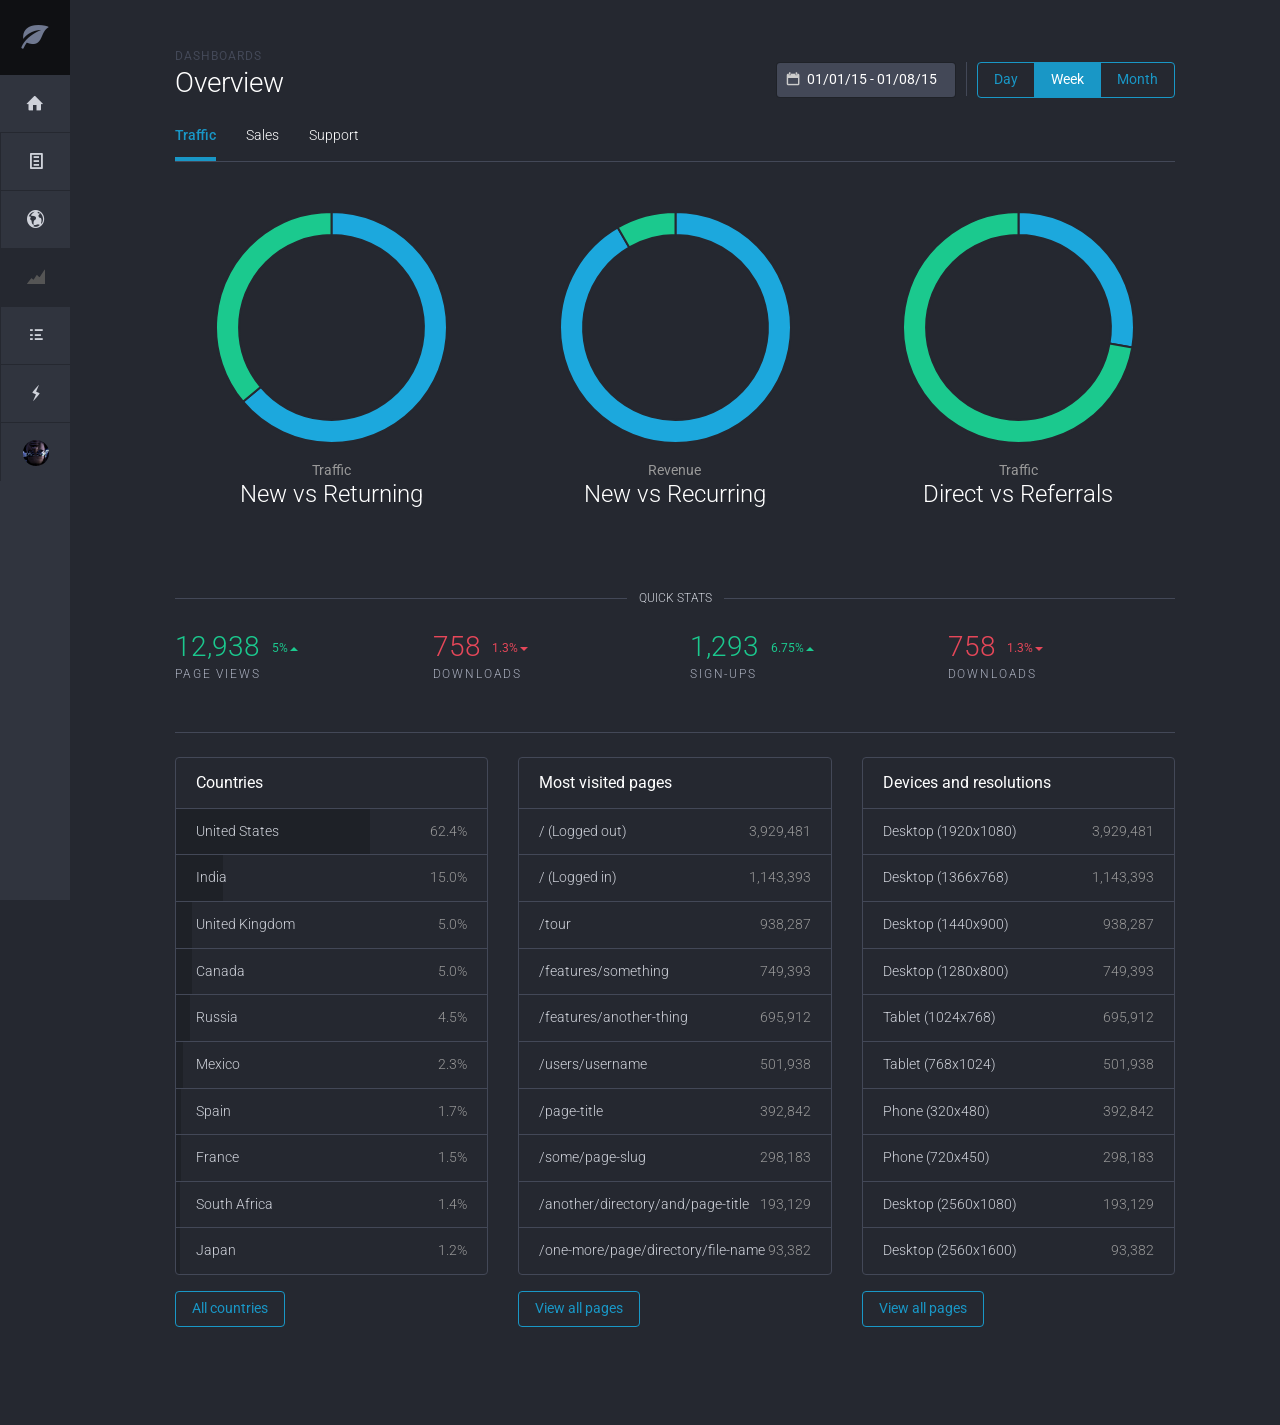
<file: sensors/static/icon-nav/index.html>
<!DOCTYPE html>
<html lang="en">
  <head>
    <meta charset="utf-8">
    <meta http-equiv="X-UA-Compatible" content="IE=edge">
    <meta name="viewport" content="width=device-width, initial-scale=1">
    <meta name="description" content="">
    <meta name="keywords" content="">
    <meta name="author" content="">

    <title>
      
        Icon nav &middot; 
      
    </title>

    <link href="http://fonts.googleapis.com/css?family=Roboto:300,400,500,700,400italic" rel="stylesheet">
    
      <link href="../assets/css/toolkit-inverse.css" rel="stylesheet">
    
    
    <link href="../assets/css/application.css" rel="stylesheet">

    <style>
      /* note: this is a hack for ios iframe for bootstrap themes shopify page */
      /* this chunk of css is not part of the toolkit :) */
      body {
        width: 1px;
        min-width: 100%;
        *width: 100%;
      }
    </style>
  </head>


<body>
  



<div class="with-iconav">

  <nav class="iconav">
    <a class="iconav-brand" href="../index.html">
      <span class="icon icon-leaf iconav-brand-icon"></span>
    </a>
    <div class="iconav-slider">
      <ul class="nav nav-pills iconav-nav flex-md-column">
        <li class="nav-item">
          <a class="nav-link" href="../index.html" title="Overview" data-toggle="tooltip" data-placement="right" data-container="body">
            <span class="icon icon-home"></span>
            <small class="iconav-nav-label hidden-md-up">Overview</small>
          </a>
        </li>
        <li class="nav-item">
          <a class="nav-link" href="../order-history/index.html" title="Order history" data-toggle="tooltip" data-placement="right" data-container="body">
            <span class="icon icon-text-document"></span>
            <small class="iconav-nav-label hidden-md-up">History</small>
          </a>
        </li>
        <li class="nav-item">
          <a class="nav-link" href="../fluid/index.html" title="Fluid layout" data-toggle="tooltip" data-placement="right" data-container="body">
            <span class="icon icon-globe"></span>
            <small class="iconav-nav-label hidden-md-up">Fluid layout</small>
          </a>
        </li>
        <li class="nav-item">
          <a class="nav-link active" href="../icon-nav/index.html" title="Icon-nav" data-toggle="tooltip" data-placement="right" data-container="body">
            <span class="icon icon-area-graph"></span>
            <small class="iconav-nav-label hidden-md-up">Icon nav</small>
          </a>
        </li>
        <li class="nav-item">
          <a class="nav-link" href="../docs/index.html" title="Docs" data-toggle="tooltip" data-placement="right" data-container="body">
            <span class="icon icon-list"></span>
            <small class="iconav-nav-label hidden-md-up">Docs</small>
          </a>
        </li>
        <li class="nav-item">
          <a class="nav-link" href="../index-light/index.html" title="Light UI" data-toggle="tooltip" data-placement="right" data-container="body">
            <span class="icon icon-flash"></span>
            <small class="iconav-nav-label hidden-md-up">Light UI</small>
          </a>
        </li>
        <li class="nav-item">
          <a class="nav-link" href="#" title="Signed in as mdo" data-toggle="tooltip" data-placement="right" data-container="body">
            <img src="../assets/img/avatar-mdo.png" alt="" class="rounded-circle">
            <small class="iconav-nav-label hidden-md-up">@mdo</small>
          </a>
        </li>
      </ul>
    </div>
  </nav>

  <div class="container">
    <div class="dashhead">
      <div class="dashhead-titles">
        <h6 class="dashhead-subtitle">Dashboards</h6>
        <h3 class="dashhead-title">Overview</h3>
      </div>

      <div class="dashhead-toolbar">
        <div class="input-with-icon dashhead-toolbar-item">
          <input type="text" value="01/01/15 - 01/08/15" class="form-control" data-provide="datepicker">
          <span class="icon icon-calendar"></span>
        </div>
        <span class="dashhead-toolbar-divider hidden-sm-down"></span>
        <div class="btn-group dashhead-toolbar-item btn-group-thirds">
          <button type="button" class="btn btn-outline-primary">Day</button>
          <button type="button" class="btn btn-outline-primary active">Week</button>
          <button type="button" class="btn btn-outline-primary">Month</button>
        </div>
      </div>
    </div>

    <ul class="nav nav-bordered mt-4 mt-md-2 mb-0 clearfix" role="tablist">
      <li class="nav-item" role="presentation">
        <a href="#traffic" class="nav-link active" role="tab" data-toggle="tab" aria-controls="traffic">Traffic</a>
      </li>
      <li class="nav-item" role="presentation">
        <a href="#sales" class="nav-link" role="tab" data-toggle="tab" aria-controls="sales">Sales</a>
      </li>
      <li class="nav-item" role="presentation">
        <a href="#support" class="nav-link" role="tab" data-toggle="tab" aria-controls="support">Support</a>
      </li>
    </ul>

    <hr class="mt-0 mb-5">

    <div class="tab-content">
      <div role="tabpanel" class="tab-pane active" id="traffic">
        <div class="row text-center m-t-md">
          <div class="col-md-4 mb-5">
            <div class="w-3 mx-auto">
              <canvas
                class="ex-graph"
                width="200" height="200"
                data-chart="doughnut"
                data-dataset="[230, 130]"
                data-dataset-options="{ borderColor: '#252830', backgroundColor: ['#1ca8dd', '#1bc98e'] }"
                data-labels="['Returning', 'New']"
                >
              </canvas>
            </div>
            <strong class="text-muted">Traffic</strong>
            <h4>New vs Returning</h4>
          </div>
          <div class="col-md-4 mb-4">
            <div class="w-3 mx-auto">
              <canvas
                class="ex-graph"
                width="200" height="200"
                data-chart="doughnut"
                data-dataset="[330,30]"
                data-dataset-options="{ borderColor: '#252830', backgroundColor: ['#1ca8dd', '#1bc98e'] }"
                data-labels="['Returning', 'New']">
              </canvas>
            </div>
            <strong class="text-muted">Revenue</strong>
            <h4>New vs Recurring</h4>
          </div>
          <div class="col-md-4 mb-5">
            <div class="w-3 mx-auto">
              <canvas
                class="ex-graph"
                width="200" height="200"
                data-chart="doughnut"
                data-dataset="[100,260]"
                data-dataset-options="{ borderColor: '#252830', backgroundColor: ['#1ca8dd', '#1bc98e'] }"
                data-labels="['Referrals', 'Direct']">
              </canvas>
            </div>
            <strong class="text-muted">Traffic</strong>
            <h4>Direct vs Referrals</h4>
          </div>
        </div>
      </div>

      <div role="tabpanel" class="tab-pane" id="sales">
        <div class="ex-line-graphs mb-5">
          <canvas
            class="ex-line-graph"
            width="600" height="400"
            data-chart="line"
            data-dataset="[[2500, 3300, 2512, 2775, 2498, 3512, 2925, 4275, 3507, 3825, 3445, 3985]]"
            data-labels="['','Aug 29','','','Sept 5','','','Sept 12','','','Sept 19','']"
            data-dark="true">
          </canvas>
        </div>
      </div>

      <div role="tabpanel" class="tab-pane" id="support">
        <div class="ex-line-graphs mb-5">
          <canvas
            class="ex-line-graph"
            width="600" height="400"
            data-chart="bar"
            data-dark="true"
            data-labels="['August','September','October','November','December','January','February']"
            data-dataset="[[65, 59, 80, 81, 56, 55, 40], [28, 48, 40, 19, 86, 27, 90]]"
            data-dataset-options="[{label: 'First dataset'}, {label: 'Second dataset'}]">
          </canvas>
        </div>
      </div>
    </div>

    <div class="hr-divider my-4">
      <h3 class="hr-divider-content hr-divider-heading">Quick stats</h3>
    </div>

    <div class="row statcards mt-3 mb-3 text-xs-center text-md-left">
      <div class="col-6 col-md-3 statcard mb-4">
        <h3 class="statcard-number text-success">
          12,938
          <small class="delta-indicator delta-positive">5%</small>
        </h3>
        <span class="statcard-desc">Page views</span>
      </div>
      <div class="col-6 col-md-3 statcard mb-4">
        <h3 class="statcard-number text-danger">
          758
          <small class="delta-indicator delta-negative">1.3%</small>
        </h3>
        <span class="statcard-desc">Downloads</span>
      </div>
      <div class="col-6 col-md-3 statcard mb-4">
        <h3 class="statcard-number text-success">
          1,293
          <small class="delta-indicator delta-positive">6.75%</small>
        </h3>
        <span class="statcard-desc">Sign-ups</span>
      </div>
      <div class="col-6 col-md-3 statcard mb-4">
        <h3 class="statcard-number text-danger">
          758
          <small class="delta-indicator delta-negative">1.3%</small>
        </h3>
        <span class="statcard-desc">Downloads</span>
      </div>
    </div>

    <hr class="my-4">

    <div class="row">
      <div class="col-lg-4 mb-5">
        <div class="list-group mb-3">
          <h6 class="list-group-header">
            Countries
          </h6>
          
            <a class="list-group-item list-group-item-action justify-content-between" href="#">
              <span class="list-group-progress" style="width: 62.4%;"></span>
              <span>United States</span>
              <span class="text-muted">62.4%</span>
            </a>
          
            <a class="list-group-item list-group-item-action justify-content-between" href="#">
              <span class="list-group-progress" style="width: 15.0%;"></span>
              <span>India</span>
              <span class="text-muted">15.0%</span>
            </a>
          
            <a class="list-group-item list-group-item-action justify-content-between" href="#">
              <span class="list-group-progress" style="width: 5.0%;"></span>
              <span>United Kingdom</span>
              <span class="text-muted">5.0%</span>
            </a>
          
            <a class="list-group-item list-group-item-action justify-content-between" href="#">
              <span class="list-group-progress" style="width: 5.0%;"></span>
              <span>Canada</span>
              <span class="text-muted">5.0%</span>
            </a>
          
            <a class="list-group-item list-group-item-action justify-content-between" href="#">
              <span class="list-group-progress" style="width: 4.5%;"></span>
              <span>Russia</span>
              <span class="text-muted">4.5%</span>
            </a>
          
            <a class="list-group-item list-group-item-action justify-content-between" href="#">
              <span class="list-group-progress" style="width: 2.3%;"></span>
              <span>Mexico</span>
              <span class="text-muted">2.3%</span>
            </a>
          
            <a class="list-group-item list-group-item-action justify-content-between" href="#">
              <span class="list-group-progress" style="width: 1.7%;"></span>
              <span>Spain</span>
              <span class="text-muted">1.7%</span>
            </a>
          
            <a class="list-group-item list-group-item-action justify-content-between" href="#">
              <span class="list-group-progress" style="width: 1.5%;"></span>
              <span>France</span>
              <span class="text-muted">1.5%</span>
            </a>
          
            <a class="list-group-item list-group-item-action justify-content-between" href="#">
              <span class="list-group-progress" style="width: 1.4%;"></span>
              <span>South Africa</span>
              <span class="text-muted">1.4%</span>
            </a>
          
            <a class="list-group-item list-group-item-action justify-content-between" href="#">
              <span class="list-group-progress" style="width: 1.2%;"></span>
              <span>Japan</span>
              <span class="text-muted">1.2%</span>
            </a>
          
        </div>
        <a href="#" class="btn btn-outline-primary px-3">All countries</a>
      </div>
      <div class="col-lg-4 mb-5">
        <div class="list-group mb-3">
          <h6 class="list-group-header">
            Most visited pages
          </h6>
          
            <a class="list-group-item list-group-item-action justify-content-between" href="#">
              <span>/ (Logged out)</span>
              <span class="text-muted">3,929,481</span>
            </a>
          
            <a class="list-group-item list-group-item-action justify-content-between" href="#">
              <span>/ (Logged in)</span>
              <span class="text-muted">1,143,393</span>
            </a>
          
            <a class="list-group-item list-group-item-action justify-content-between" href="#">
              <span>/tour</span>
              <span class="text-muted">938,287</span>
            </a>
          
            <a class="list-group-item list-group-item-action justify-content-between" href="#">
              <span>/features/something</span>
              <span class="text-muted">749,393</span>
            </a>
          
            <a class="list-group-item list-group-item-action justify-content-between" href="#">
              <span>/features/another-thing</span>
              <span class="text-muted">695,912</span>
            </a>
          
            <a class="list-group-item list-group-item-action justify-content-between" href="#">
              <span>/users/username</span>
              <span class="text-muted">501,938</span>
            </a>
          
            <a class="list-group-item list-group-item-action justify-content-between" href="#">
              <span>/page-title</span>
              <span class="text-muted">392,842</span>
            </a>
          
            <a class="list-group-item list-group-item-action justify-content-between" href="#">
              <span>/some/page-slug</span>
              <span class="text-muted">298,183</span>
            </a>
          
            <a class="list-group-item list-group-item-action justify-content-between" href="#">
              <span>/another/directory/and/page-title</span>
              <span class="text-muted">193,129</span>
            </a>
          
            <a class="list-group-item list-group-item-action justify-content-between" href="#">
              <span>/one-more/page/directory/file-name</span>
              <span class="text-muted">93,382</span>
            </a>
          
        </div>
        <a href="#" class="btn btn-outline-primary px-3">View all pages</a>
      </div>
      <div class="col-lg-4 mb-5">
        <div class="list-group mb-3">
          <h6 class="list-group-header">
            Devices and resolutions
          </h6>
          
            <a class="list-group-item list-group-item-action justify-content-between" href="#">
              <span>Desktop (1920x1080)</span>
              <span class="text-muted">3,929,481</span>
            </a>
          
            <a class="list-group-item list-group-item-action justify-content-between" href="#">
              <span>Desktop (1366x768)</span>
              <span class="text-muted">1,143,393</span>
            </a>
          
            <a class="list-group-item list-group-item-action justify-content-between" href="#">
              <span>Desktop (1440x900)</span>
              <span class="text-muted">938,287</span>
            </a>
          
            <a class="list-group-item list-group-item-action justify-content-between" href="#">
              <span>Desktop (1280x800)</span>
              <span class="text-muted">749,393</span>
            </a>
          
            <a class="list-group-item list-group-item-action justify-content-between" href="#">
              <span>Tablet (1024x768)</span>
              <span class="text-muted">695,912</span>
            </a>
          
            <a class="list-group-item list-group-item-action justify-content-between" href="#">
              <span>Tablet (768x1024)</span>
              <span class="text-muted">501,938</span>
            </a>
          
            <a class="list-group-item list-group-item-action justify-content-between" href="#">
              <span>Phone (320x480)</span>
              <span class="text-muted">392,842</span>
            </a>
          
            <a class="list-group-item list-group-item-action justify-content-between" href="#">
              <span>Phone (720x450)</span>
              <span class="text-muted">298,183</span>
            </a>
          
            <a class="list-group-item list-group-item-action justify-content-between" href="#">
              <span>Desktop (2560x1080)</span>
              <span class="text-muted">193,129</span>
            </a>
          
            <a class="list-group-item list-group-item-action justify-content-between" href="#">
              <span>Desktop (2560x1600)</span>
              <span class="text-muted">93,382</span>
            </a>
          
        </div>
        <a href="#" class="btn btn-outline-primary px-3">View all pages</a>
      </div>
    </div>

  </div>
</div>


    <script src="../assets/js/jquery.min.js"></script>
    <script src="../assets/js/tether.min.js"></script>
    <script src="../assets/js/chart.js"></script>
    <script src="../assets/js/tablesorter.min.js"></script>
    <script src="../assets/js/toolkit.js"></script>
    <script src="../assets/js/application.js"></script>
    <script>
      // execute/clear BS loaders for docs
      $(function(){while(window.BS&&window.BS.loader&&window.BS.loader.length){(window.BS.loader.pop())()}})
    </script>
  </body>
</html>
</file>
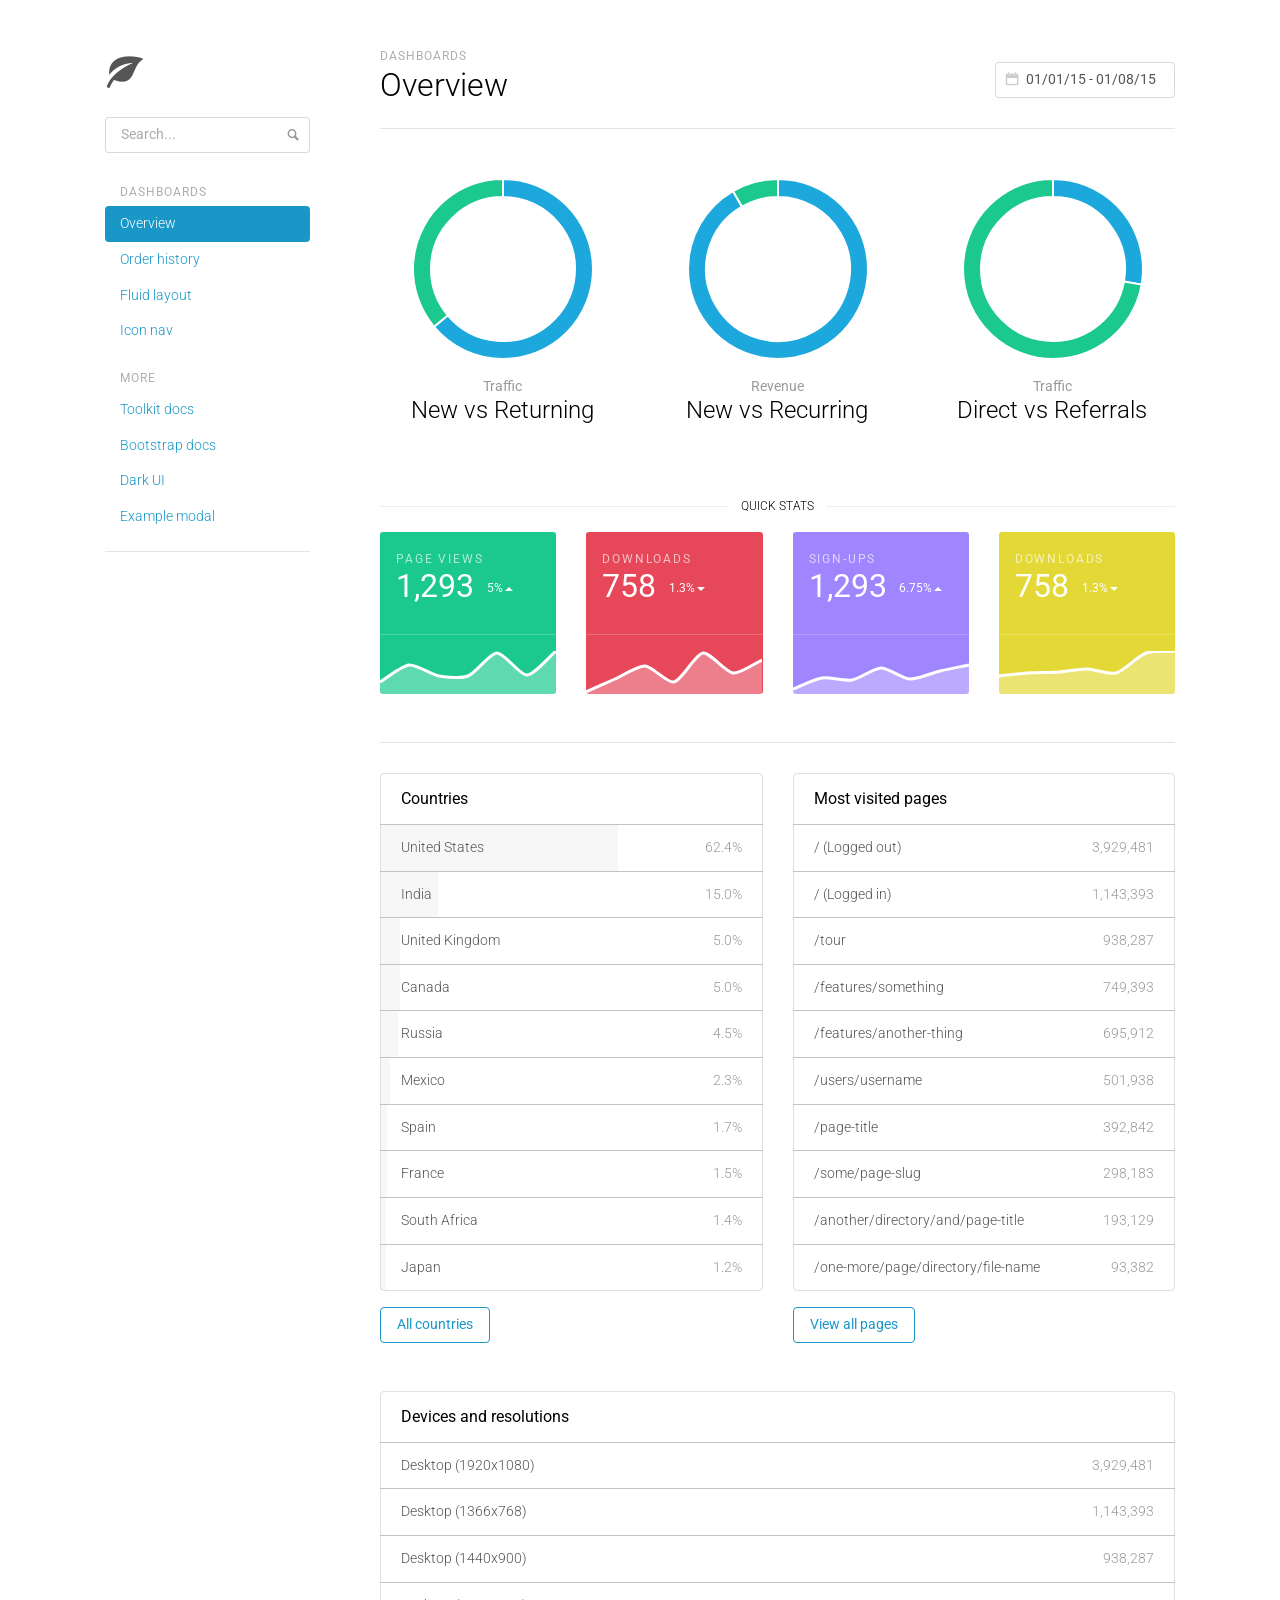
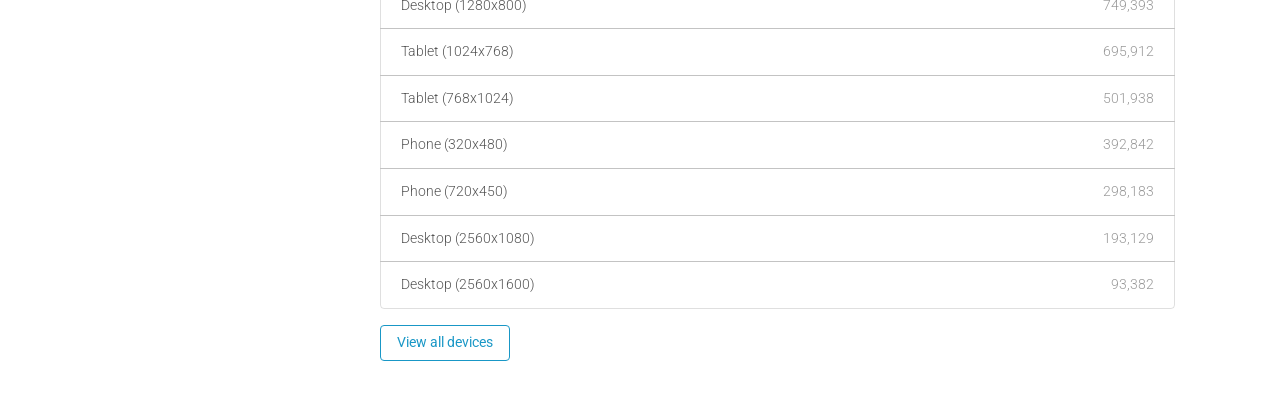
<file: sensors/static/index-light/index.html>
<!DOCTYPE html>
<html lang="en">
  <head>
    <meta charset="utf-8">
    <meta http-equiv="X-UA-Compatible" content="IE=edge">
    <meta name="viewport" content="width=device-width, initial-scale=1">
    <meta name="description" content="">
    <meta name="keywords" content="">
    <meta name="author" content="">

    <title>
      
        Light UI &middot; 
      
    </title>

    <link href="http://fonts.googleapis.com/css?family=Roboto:300,400,500,700,400italic" rel="stylesheet">
    
      <link href="../assets/css/toolkit-light.css" rel="stylesheet">
    
    
    <link href="../assets/css/application.css" rel="stylesheet">

    <style>
      /* note: this is a hack for ios iframe for bootstrap themes shopify page */
      /* this chunk of css is not part of the toolkit :) */
      body {
        width: 1px;
        min-width: 100%;
        *width: 100%;
      }
    </style>
  </head>


<body>
  <div class="container">
    <div class="row">
      <div class="col-md-3 sidebar">
        <nav class="sidebar-nav">
          <div class="sidebar-header">
            <button class="nav-toggler nav-toggler-md sidebar-toggler" type="button" data-toggle="collapse" data-target="#nav-toggleable-md">
              <span class="sr-only">Toggle nav</span>
            </button>
            <a class="sidebar-brand img-responsive" href="../index.html">
              <span class="icon icon-leaf sidebar-brand-icon"></span>
            </a>
          </div>

          <div class="collapse nav-toggleable-md" id="nav-toggleable-md">
            <form class="sidebar-form">
              <input class="form-control" type="text" placeholder="Search...">
              <button type="submit" class="btn-link">
                <span class="icon icon-magnifying-glass"></span>
              </button>
            </form>
            <ul class="nav nav-pills nav-stacked flex-column">
              <li class="nav-header">Dashboards</li>
              <li class="nav-item">
                <a class="nav-link active" href="../index-light/index.html">Overview</a>
              </li>
              <li class="nav-item">
                <a class="nav-link " href="../order-history-light/index.html">Order history</a>
              </li>
              <li class="nav-item">
                <a class="nav-link "href="../fluid-light/index.html">Fluid layout</a>
              </li>
              <li class="nav-item">
                <a class="nav-link " href="../icon-nav-light/index.html">Icon nav</a>
              </li>

              <li class="nav-header">More</li>
              <li class="nav-item">
                <a class="nav-link "href="../docs/index.html">
                  Toolkit docs
                </a>
              </li>
              <li class="nav-item">
                <a class="nav-link" href="http://getbootstrap.com" target="blank">
                  Bootstrap docs
                </a>
              </li>
              <li class="nav-item">
                <a class="nav-link " href="../index.html">Dark UI</a>
              </li>
              <li class="nav-item">
                <a class="nav-link" href="#docsModal" data-toggle="modal">
                  Example modal
                </a>
              </li>
            </ul>
            <hr class="visible-xs mt-3">
          </div>
        </nav>
      </div>
      <div class="col-md-9 content">
        <div class="dashhead">
  <div class="dashhead-titles">
    <h6 class="dashhead-subtitle">Dashboards</h6>
    <h2 class="dashhead-title">Overview</h2>
  </div>

  <div class="btn-toolbar dashhead-toolbar">
    <div class="btn-toolbar-item input-with-icon">
      <input type="text" value="01/01/15 - 01/08/15" class="form-control" data-provide="datepicker">
      <span class="icon icon-calendar"></span>
    </div>
  </div>
</div>

<hr class="mt-3">

<div class="row text-center mt-5">
  <div class="col-md-4 mb-4 mb-md-3">
    <div class="w-3 mx-auto">
      <canvas
        class="ex-graph"
        width="200" height="200"
        data-chart="doughnut"
        data-dataset="[230, 130]"
        data-dataset-options="{ backgroundColor: ['#1ca8dd', '#1bc98e'] }"
        data-labels="['Returning', 'New']">
      </canvas>
    </div>
    <strong class="text-muted">Traffic</strong>
    <h4>New vs Returning</h4>
  </div>
  <div class="col-md-4 mb-4 mb-md-3">
    <div class="w-3 mx-auto">
      <canvas
        class="ex-graph"
        width="200" height="200"
        data-chart="doughnut"
        data-dataset="[330, 30]"
        data-dataset-options="{ backgroundColor: ['#1ca8dd', '#1bc98e'] }"
        data-labels="['Returning', 'New']">
      </canvas>
    </div>
    <strong class="text-muted">Revenue</strong>
    <h4>New vs Recurring</h4>
  </div>
  <div class="col-md-4 mb-4 mb-md-3">
    <div class="w-3 mx-auto">
      <canvas
        class="ex-graph"
        width="200" height="200"
        data-chart="doughnut"
        data-dataset="[100, 260]"
        data-dataset-options="{ backgroundColor: ['#1ca8dd', '#1bc98e'] }"
        data-labels="['Referrals', 'Direct']">
      </canvas>
    </div>
    <strong class="text-muted">Traffic</strong>
    <h4>Direct vs Referrals</h4>
  </div>
</div>

<div class="hr-divider mt-5 mb-3">
  <h3 class="hr-divider-content hr-divider-heading">Quick stats</h3>
</div>

<div class="row statcards">
  <div class="col-md-6 col-xl-3 mb-3 mb-md-4 mb-xl-0">
    <div class="statcard statcard-success">
      <div class="p-3">
        <span class="statcard-desc">Page views</span>
        <h2 class="statcard-number">
          1,293
          <small class="delta-indicator delta-positive">5%</small>
        </h2>
        <hr class="statcard-hr mb-0">
      </div>
      <canvas id="sparkline1" width="378" height="94"
        class="sparkline"
        data-chart="spark-line"
        data-dataset="[[28,68,41,43,96,45,100]]"
        data-labels="['a','b','c','d','e','f','g']"
        style="width: 189px; height: 47px;"></canvas>
    </div>
  </div>
  <div class="col-md-6 col-xl-3 mb-3 mb-md-4 mb-xl-0">
    <div class="statcard statcard-danger">
      <div class="p-3">
        <span class="statcard-desc">Downloads</span>
        <h2 class="statcard-number">
          758
          <small class="delta-indicator delta-negative">1.3%</small>
        </h2>
        <hr class="statcard-hr mb-0">
      </div>
      <canvas id="sparkline1" width="378" height="94"
        class="sparkline"
        data-chart="spark-line"
        data-dataset="[[4,34,64,27,96,50,80]]"
        data-labels="['a','b','c','d','e','f','g']"
        style="width: 189px; height: 47px;"></canvas>
    </div>
  </div>
  <div class="col-md-6 col-xl-3 mb-3 mb-md-4 mb-xl-0">
    <div class="statcard statcard-info">
      <div class="p-3">
        <span class="statcard-desc">Sign-ups</span>
        <h2 class="statcard-number">
          1,293
          <small class="delta-indicator delta-positive">6.75%</small>
        </h2>
        <hr class="statcard-hr mb-0">
      </div>
      <canvas id="sparkline1" width="378" height="94"
        class="sparkline"
        data-chart="spark-line"
        data-dataset="[[12,38,32,60,36,54,68]]"
        data-labels="['a','b','c','d','e','f','g']"
        style="width: 189px; height: 47px;"></canvas>
    </div>
  </div>
  <div class="col-md-6 col-xl-3 mb-3 mb-md-4 mb-xl-0">
    <div class="statcard statcard-warning">
      <div class="p-3">
        <span class="statcard-desc">Downloads</span>
        <h2 class="statcard-number">
          758
          <small class="delta-indicator delta-negative">1.3%</small>
        </h2>
        <hr class="statcard-hr mb-0">
      </div>
      <canvas id="sparkline1" width="378" height="94" class="sparkline"
        data-chart="spark-line"
        data-dataset="[[43,48,52,58,50,95,100]]"
        data-labels="['a','b','c','d','e','f','g']"
        style="width: 189px; height: 47px;"></canvas>
    </div>
  </div>
</div>

<hr class="mt-5">

<div class="row">
  <div class="col-md-6 mb-5">
    <div class="list-group mb-3">
      <h6 class="list-group-header">
        Countries
      </h6>
      
        <a class="list-group-item list-group-item-action justify-content-between" href="#">
          <span class="list-group-progress" style="width: 62.4%;"></span>
          <span>United States</span>
          <span class="text-muted">62.4%</span>
        </a>
      
        <a class="list-group-item list-group-item-action justify-content-between" href="#">
          <span class="list-group-progress" style="width: 15.0%;"></span>
          <span>India</span>
          <span class="text-muted">15.0%</span>
        </a>
      
        <a class="list-group-item list-group-item-action justify-content-between" href="#">
          <span class="list-group-progress" style="width: 5.0%;"></span>
          <span>United Kingdom</span>
          <span class="text-muted">5.0%</span>
        </a>
      
        <a class="list-group-item list-group-item-action justify-content-between" href="#">
          <span class="list-group-progress" style="width: 5.0%;"></span>
          <span>Canada</span>
          <span class="text-muted">5.0%</span>
        </a>
      
        <a class="list-group-item list-group-item-action justify-content-between" href="#">
          <span class="list-group-progress" style="width: 4.5%;"></span>
          <span>Russia</span>
          <span class="text-muted">4.5%</span>
        </a>
      
        <a class="list-group-item list-group-item-action justify-content-between" href="#">
          <span class="list-group-progress" style="width: 2.3%;"></span>
          <span>Mexico</span>
          <span class="text-muted">2.3%</span>
        </a>
      
        <a class="list-group-item list-group-item-action justify-content-between" href="#">
          <span class="list-group-progress" style="width: 1.7%;"></span>
          <span>Spain</span>
          <span class="text-muted">1.7%</span>
        </a>
      
        <a class="list-group-item list-group-item-action justify-content-between" href="#">
          <span class="list-group-progress" style="width: 1.5%;"></span>
          <span>France</span>
          <span class="text-muted">1.5%</span>
        </a>
      
        <a class="list-group-item list-group-item-action justify-content-between" href="#">
          <span class="list-group-progress" style="width: 1.4%;"></span>
          <span>South Africa</span>
          <span class="text-muted">1.4%</span>
        </a>
      
        <a class="list-group-item list-group-item-action justify-content-between" href="#">
          <span class="list-group-progress" style="width: 1.2%;"></span>
          <span>Japan</span>
          <span class="text-muted">1.2%</span>
        </a>
      
    </div>
    <a href="#" class="btn btn-outline-primary px-3">All countries</a>
  </div>
  <div class="col-md-6 mb-5">
    <div class="list-group mb-3">
      <h6 class="list-group-header">
        Most visited pages
      </h6>
      
        <a class="list-group-item list-group-item-action justify-content-between" href="#">
          <span>/ (Logged out)</span>
          <span class="text-muted">3,929,481</span>
        </a>
      
        <a class="list-group-item list-group-item-action justify-content-between" href="#">
          <span>/ (Logged in)</span>
          <span class="text-muted">1,143,393</span>
        </a>
      
        <a class="list-group-item list-group-item-action justify-content-between" href="#">
          <span>/tour</span>
          <span class="text-muted">938,287</span>
        </a>
      
        <a class="list-group-item list-group-item-action justify-content-between" href="#">
          <span>/features/something</span>
          <span class="text-muted">749,393</span>
        </a>
      
        <a class="list-group-item list-group-item-action justify-content-between" href="#">
          <span>/features/another-thing</span>
          <span class="text-muted">695,912</span>
        </a>
      
        <a class="list-group-item list-group-item-action justify-content-between" href="#">
          <span>/users/username</span>
          <span class="text-muted">501,938</span>
        </a>
      
        <a class="list-group-item list-group-item-action justify-content-between" href="#">
          <span>/page-title</span>
          <span class="text-muted">392,842</span>
        </a>
      
        <a class="list-group-item list-group-item-action justify-content-between" href="#">
          <span>/some/page-slug</span>
          <span class="text-muted">298,183</span>
        </a>
      
        <a class="list-group-item list-group-item-action justify-content-between" href="#">
          <span>/another/directory/and/page-title</span>
          <span class="text-muted">193,129</span>
        </a>
      
        <a class="list-group-item list-group-item-action justify-content-between" href="#">
          <span>/one-more/page/directory/file-name</span>
          <span class="text-muted">93,382</span>
        </a>
      
    </div>
    <a href="#" class="btn btn-outline-primary px-3">View all pages</a>
  </div>
</div>

<div class="list-group mb-3">
  <h6 class="list-group-header">
    Devices and resolutions
  </h6>
  
    <a class="list-group-item list-group-item-action justify-content-between" href="#">
      <span>Desktop (1920x1080)</span>
      <span class="text-muted">3,929,481</span>
    </a>
  
    <a class="list-group-item list-group-item-action justify-content-between" href="#">
      <span>Desktop (1366x768)</span>
      <span class="text-muted">1,143,393</span>
    </a>
  
    <a class="list-group-item list-group-item-action justify-content-between" href="#">
      <span>Desktop (1440x900)</span>
      <span class="text-muted">938,287</span>
    </a>
  
    <a class="list-group-item list-group-item-action justify-content-between" href="#">
      <span>Desktop (1280x800)</span>
      <span class="text-muted">749,393</span>
    </a>
  
    <a class="list-group-item list-group-item-action justify-content-between" href="#">
      <span>Tablet (1024x768)</span>
      <span class="text-muted">695,912</span>
    </a>
  
    <a class="list-group-item list-group-item-action justify-content-between" href="#">
      <span>Tablet (768x1024)</span>
      <span class="text-muted">501,938</span>
    </a>
  
    <a class="list-group-item list-group-item-action justify-content-between" href="#">
      <span>Phone (320x480)</span>
      <span class="text-muted">392,842</span>
    </a>
  
    <a class="list-group-item list-group-item-action justify-content-between" href="#">
      <span>Phone (720x450)</span>
      <span class="text-muted">298,183</span>
    </a>
  
    <a class="list-group-item list-group-item-action justify-content-between" href="#">
      <span>Desktop (2560x1080)</span>
      <span class="text-muted">193,129</span>
    </a>
  
    <a class="list-group-item list-group-item-action justify-content-between" href="#">
      <span>Desktop (2560x1600)</span>
      <span class="text-muted">93,382</span>
    </a>
  
</div>
<a href="#" class="btn btn-outline-primary px-3">View all devices</a>

      </div>
    </div>
  </div>

  <div id="docsModal" class="modal fade" tabindex="-1" role="dialog" aria-labelledby="myModalLabel">
  <div class="modal-dialog">
    <div class="modal-content">

      <div class="modal-header">
        <h4 class="modal-title" id="myModalLabel">Example modal</h4>
        <button type="button" class="close" data-dismiss="modal" aria-label="Close"><span aria-hidden="true">&times;</span></button>
      </div>
      <div class="modal-body">
        <p>You're looking at an example modal in the dashboard theme.</p>
      </div>
      <div class="modal-footer">
        <button type="button" class="btn btn-primary" data-dismiss="modal">Cool, got it!</button>
      </div>
    </div>
  </div>
</div>


    <script src="../assets/js/jquery.min.js"></script>
    <script src="../assets/js/tether.min.js"></script>
    <script src="../assets/js/chart.js"></script>
    <script src="../assets/js/tablesorter.min.js"></script>
    <script src="../assets/js/toolkit.js"></script>
    <script src="../assets/js/application.js"></script>
    <script>
      // execute/clear BS loaders for docs
      $(function(){while(window.BS&&window.BS.loader&&window.BS.loader.length){(window.BS.loader.pop())()}})
    </script>
  </body>
</html>
</file>
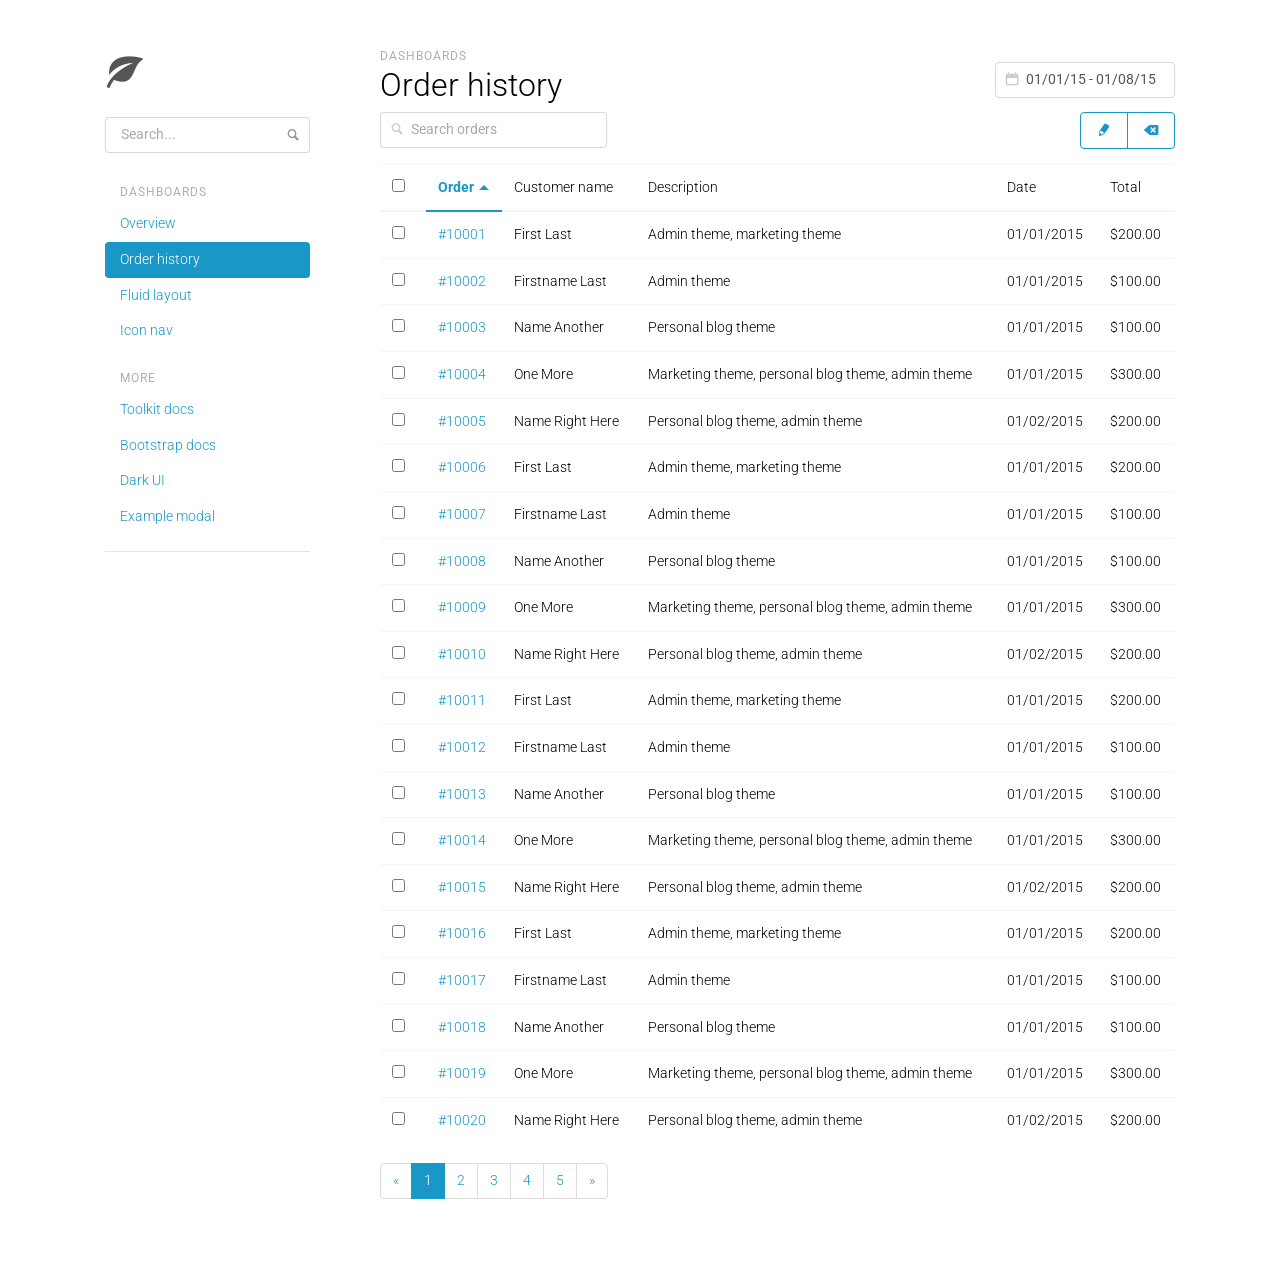
<file: sensors/static/order-history-light/index.html>
<!DOCTYPE html>
<html lang="en">
  <head>
    <meta charset="utf-8">
    <meta http-equiv="X-UA-Compatible" content="IE=edge">
    <meta name="viewport" content="width=device-width, initial-scale=1">
    <meta name="description" content="">
    <meta name="keywords" content="">
    <meta name="author" content="">

    <title>
      
        Order history &middot; 
      
    </title>

    <link href="http://fonts.googleapis.com/css?family=Roboto:300,400,500,700,400italic" rel="stylesheet">
    
      <link href="../assets/css/toolkit-light.css" rel="stylesheet">
    
    
    <link href="../assets/css/application.css" rel="stylesheet">

    <style>
      /* note: this is a hack for ios iframe for bootstrap themes shopify page */
      /* this chunk of css is not part of the toolkit :) */
      body {
        width: 1px;
        min-width: 100%;
        *width: 100%;
      }
    </style>
  </head>


<body>
  <div class="container">
    <div class="row">
      <div class="col-md-3 sidebar">
        <nav class="sidebar-nav">
          <div class="sidebar-header">
            <button class="nav-toggler nav-toggler-md sidebar-toggler" type="button" data-toggle="collapse" data-target="#nav-toggleable-md">
              <span class="sr-only">Toggle nav</span>
            </button>
            <a class="sidebar-brand img-responsive" href="../index.html">
              <span class="icon icon-leaf sidebar-brand-icon"></span>
            </a>
          </div>

          <div class="collapse nav-toggleable-md" id="nav-toggleable-md">
            <form class="sidebar-form">
              <input class="form-control" type="text" placeholder="Search...">
              <button type="submit" class="btn-link">
                <span class="icon icon-magnifying-glass"></span>
              </button>
            </form>
            <ul class="nav nav-pills nav-stacked flex-column">
              <li class="nav-header">Dashboards</li>
              <li class="nav-item">
                <a class="nav-link " href="../index-light/index.html">Overview</a>
              </li>
              <li class="nav-item">
                <a class="nav-link active" href="../order-history-light/index.html">Order history</a>
              </li>
              <li class="nav-item">
                <a class="nav-link "href="../fluid-light/index.html">Fluid layout</a>
              </li>
              <li class="nav-item">
                <a class="nav-link " href="../icon-nav-light/index.html">Icon nav</a>
              </li>

              <li class="nav-header">More</li>
              <li class="nav-item">
                <a class="nav-link "href="../docs/index.html">
                  Toolkit docs
                </a>
              </li>
              <li class="nav-item">
                <a class="nav-link" href="http://getbootstrap.com" target="blank">
                  Bootstrap docs
                </a>
              </li>
              <li class="nav-item">
                <a class="nav-link " href="../index.html">Dark UI</a>
              </li>
              <li class="nav-item">
                <a class="nav-link" href="#docsModal" data-toggle="modal">
                  Example modal
                </a>
              </li>
            </ul>
            <hr class="visible-xs mt-3">
          </div>
        </nav>
      </div>
      <div class="col-md-9 content">
        <div class="dashhead">
  <div class="dashhead-titles">
    <h6 class="dashhead-subtitle">Dashboards</h6>
    <h2 class="dashhead-title">Order history</h2>
  </div>

  <div class="btn-toolbar dashhead-toolbar">
    <div class="btn-toolbar-item input-with-icon">
      <input type="text" value="01/01/15 - 01/08/15" class="form-control" data-provide="datepicker">
      <span class="icon icon-calendar"></span>
    </div>
  </div>
</div>

<div class="flextable table-actions">
  <div class="flextable-item flextable-primary">
    <div class="btn-toolbar-item input-with-icon">
      <input type="text" class="form-control input-block" placeholder="Search orders">
      <span class="icon icon-magnifying-glass"></span>
    </div>
  </div>
  <div class="flextable-item">
    <div class="btn-group">
      <button type="button" class="btn btn-outline-primary">
        <span class="icon icon-pencil"></span>
      </button>
      <button type="button" class="btn btn-outline-primary">
        <span class="icon icon-erase"></span>
      </button>
    </div>
  </div>
</div>

<div class="table-responsive">
  <table class="table" data-sort="table">
    <thead>
      <tr>
        <th><input type="checkbox" class="select-all" id="selectAll"></th>
        <th>Order</th>
        <th>Customer name</th>
        <th>Description</th>
        <th>Date</th>
        <th>Total</th>
      </tr>
    </thead>
    <tbody>
      <tr>
        <td><input type="checkbox" class="select-row"></td>
        <td><a href="#">#10001</a></td>
        <td>First Last</td>
        <td>Admin theme, marketing theme</td>
        <td>01/01/2015</td>
        <td>$200.00</td>
      </tr>
      <tr>
        <td><input type="checkbox" class="select-row"></td>
        <td><a href="#">#10002</a></td>
        <td>Firstname Last</td>
        <td>Admin theme</td>
        <td>01/01/2015</td>
        <td>$100.00</td>
      </tr>
      <tr>
        <td><input type="checkbox" class="select-row"></td>
        <td><a href="#">#10003</a></td>
        <td>Name Another</td>
        <td>Personal blog theme</td>
        <td>01/01/2015</td>
        <td>$100.00</td>
      </tr>
      <tr>
        <td><input type="checkbox" class="select-row"></td>
        <td><a href="#">#10004</a></td>
        <td>One More</td>
        <td>Marketing theme, personal blog theme, admin theme</td>
        <td>01/01/2015</td>
        <td>$300.00</td>
      </tr>
      <tr>
        <td><input type="checkbox" class="select-row"></td>
        <td><a href="#">#10005</a></td>
        <td>Name Right Here</td>
        <td>Personal blog theme, admin theme</td>
        <td>01/02/2015</td>
        <td>$200.00</td>
      </tr>
      <tr>
        <td><input type="checkbox" class="select-row"></td>
        <td><a href="#">#10006</a></td>
        <td>First Last</td>
        <td>Admin theme, marketing theme</td>
        <td>01/01/2015</td>
        <td>$200.00</td>
      </tr>
      <tr>
        <td><input type="checkbox" class="select-row"></td>
        <td><a href="#">#10007</a></td>
        <td>Firstname Last</td>
        <td>Admin theme</td>
        <td>01/01/2015</td>
        <td>$100.00</td>
      </tr>
      <tr>
        <td><input type="checkbox" class="select-row"></td>
        <td><a href="#">#10008</a></td>
        <td>Name Another</td>
        <td>Personal blog theme</td>
        <td>01/01/2015</td>
        <td>$100.00</td>
      </tr>
      <tr>
        <td><input type="checkbox" class="select-row"></td>
        <td><a href="#">#10009</a></td>
        <td>One More</td>
        <td>Marketing theme, personal blog theme, admin theme</td>
        <td>01/01/2015</td>
        <td>$300.00</td>
      </tr>
      <tr>
        <td><input type="checkbox" class="select-row"></td>
        <td><a href="#">#10010</a></td>
        <td>Name Right Here</td>
        <td>Personal blog theme, admin theme</td>
        <td>01/02/2015</td>
        <td>$200.00</td>
      </tr>
      <tr>
        <td><input type="checkbox" class="select-row"></td>
        <td><a href="#">#10011</a></td>
        <td>First Last</td>
        <td>Admin theme, marketing theme</td>
        <td>01/01/2015</td>
        <td>$200.00</td>
      </tr>
      <tr>
        <td><input type="checkbox" class="select-row"></td>
        <td><a href="#">#10012</a></td>
        <td>Firstname Last</td>
        <td>Admin theme</td>
        <td>01/01/2015</td>
        <td>$100.00</td>
      </tr>
      <tr>
        <td><input type="checkbox" class="select-row"></td>
        <td><a href="#">#10013</a></td>
        <td>Name Another</td>
        <td>Personal blog theme</td>
        <td>01/01/2015</td>
        <td>$100.00</td>
      </tr>
      <tr>
        <td><input type="checkbox" class="select-row"></td>
        <td><a href="#">#10014</a></td>
        <td>One More</td>
        <td>Marketing theme, personal blog theme, admin theme</td>
        <td>01/01/2015</td>
        <td>$300.00</td>
      </tr>
      <tr>
        <td><input type="checkbox" class="select-row"></td>
        <td><a href="#">#10015</a></td>
        <td>Name Right Here</td>
        <td>Personal blog theme, admin theme</td>
        <td>01/02/2015</td>
        <td>$200.00</td>
      </tr>
      <tr>
        <td><input type="checkbox" class="select-row"></td>
        <td><a href="#">#10016</a></td>
        <td>First Last</td>
        <td>Admin theme, marketing theme</td>
        <td>01/01/2015</td>
        <td>$200.00</td>
      </tr>
      <tr>
        <td><input type="checkbox" class="select-row"></td>
        <td><a href="#">#10017</a></td>
        <td>Firstname Last</td>
        <td>Admin theme</td>
        <td>01/01/2015</td>
        <td>$100.00</td>
      </tr>
      <tr>
        <td><input type="checkbox" class="select-row"></td>
        <td><a href="#">#10018</a></td>
        <td>Name Another</td>
        <td>Personal blog theme</td>
        <td>01/01/2015</td>
        <td>$100.00</td>
      </tr>
      <tr>
        <td><input type="checkbox" class="select-row"></td>
        <td><a href="#">#10019</a></td>
        <td>One More</td>
        <td>Marketing theme, personal blog theme, admin theme</td>
        <td>01/01/2015</td>
        <td>$300.00</td>
      </tr>
      <tr>
        <td><input type="checkbox" class="select-row"></td>
        <td><a href="#">#10020</a></td>
        <td>Name Right Here</td>
        <td>Personal blog theme, admin theme</td>
        <td>01/02/2015</td>
        <td>$200.00</td>
    </tbody>
  </table>
</div>

<div class="text-center">
  <nav>
    <ul class="pagination">
      <li class="page-item">
        <a class="page-link" href="#" aria-label="Previous">
          <span aria-hidden="true">&laquo;</span>
          <span class="sr-only">Previous</span>
        </a>
      </li>
      <li class="page-item active"><a class="page-link" href="#">1</a></li>
      <li class="page-item"><a class="page-link" href="#">2</a></li>
      <li class="page-item"><a class="page-link" href="#">3</a></li>
      <li class="page-item"><a class="page-link" href="#">4</a></li>
      <li class="page-item"><a class="page-link" href="#">5</a></li>
      <li class="page-item">
        <a class="page-link" href="#" aria-label="Next">
          <span aria-hidden="true">&raquo;</span>
          <span class="sr-only">Next</span>
        </a>
      </li>
    </ul>
  </nav>
</div>

      </div>
    </div>
  </div>

  <div id="docsModal" class="modal fade" tabindex="-1" role="dialog" aria-labelledby="myModalLabel">
  <div class="modal-dialog">
    <div class="modal-content">

      <div class="modal-header">
        <h4 class="modal-title" id="myModalLabel">Example modal</h4>
        <button type="button" class="close" data-dismiss="modal" aria-label="Close"><span aria-hidden="true">&times;</span></button>
      </div>
      <div class="modal-body">
        <p>You're looking at an example modal in the dashboard theme.</p>
      </div>
      <div class="modal-footer">
        <button type="button" class="btn btn-primary" data-dismiss="modal">Cool, got it!</button>
      </div>
    </div>
  </div>
</div>


    <script src="../assets/js/jquery.min.js"></script>
    <script src="../assets/js/tether.min.js"></script>
    <script src="../assets/js/chart.js"></script>
    <script src="../assets/js/tablesorter.min.js"></script>
    <script src="../assets/js/toolkit.js"></script>
    <script src="../assets/js/application.js"></script>
    <script>
      // execute/clear BS loaders for docs
      $(function(){while(window.BS&&window.BS.loader&&window.BS.loader.length){(window.BS.loader.pop())()}})
    </script>
  </body>
</html>
</file>
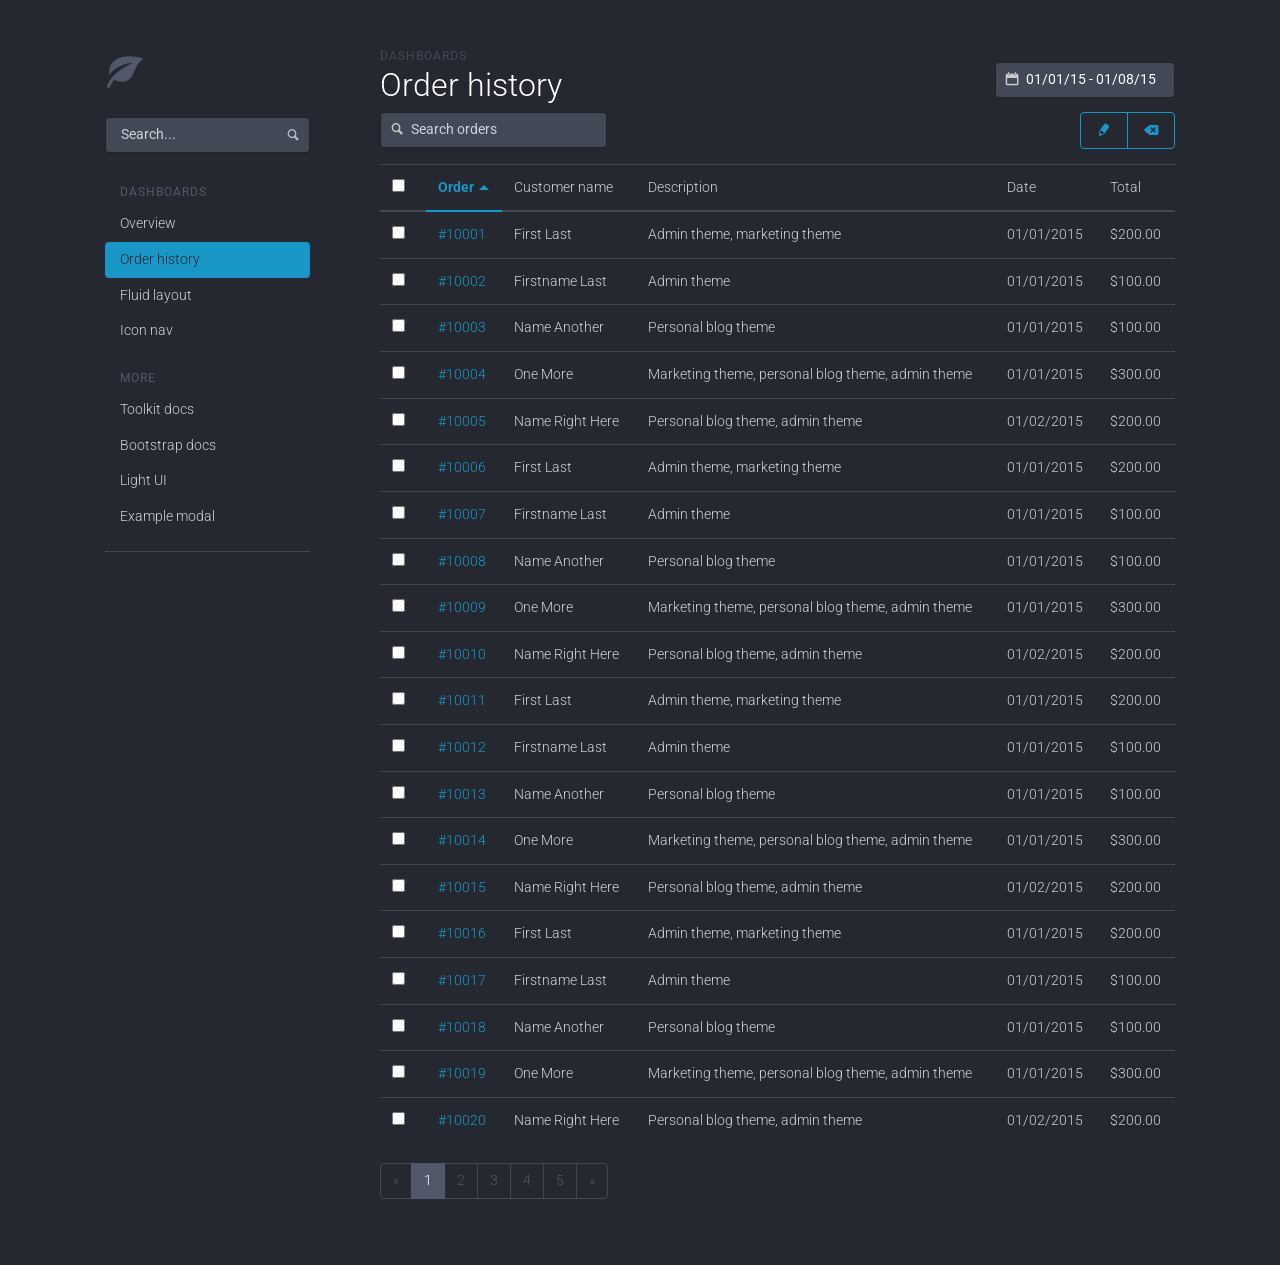
<file: sensors/static/order-history/index.html>
<!DOCTYPE html>
<html lang="en">
  <head>
    <meta charset="utf-8">
    <meta http-equiv="X-UA-Compatible" content="IE=edge">
    <meta name="viewport" content="width=device-width, initial-scale=1">
    <meta name="description" content="">
    <meta name="keywords" content="">
    <meta name="author" content="">

    <title>
      
        Order history &middot; 
      
    </title>

    <link href="http://fonts.googleapis.com/css?family=Roboto:300,400,500,700,400italic" rel="stylesheet">
    
      <link href="../assets/css/toolkit-inverse.css" rel="stylesheet">
    
    
    <link href="../assets/css/application.css" rel="stylesheet">

    <style>
      /* note: this is a hack for ios iframe for bootstrap themes shopify page */
      /* this chunk of css is not part of the toolkit :) */
      body {
        width: 1px;
        min-width: 100%;
        *width: 100%;
      }
    </style>
  </head>


<body>
  <div class="container">
    <div class="row">
      <div class="col-md-3 sidebar">
        <nav class="sidebar-nav">
          <div class="sidebar-header">
            <button class="nav-toggler nav-toggler-md sidebar-toggler" type="button" data-toggle="collapse" data-target="#nav-toggleable-md">
              <span class="sr-only">Toggle nav</span>
            </button>
            <a class="sidebar-brand img-responsive" href="../index.html">
              <span class="icon icon-leaf sidebar-brand-icon"></span>
            </a>
          </div>

          <div class="collapse nav-toggleable-md" id="nav-toggleable-md">
            <form class="sidebar-form">
              <input class="form-control" type="text" placeholder="Search...">
              <button type="submit" class="btn-link">
                <span class="icon icon-magnifying-glass"></span>
              </button>
            </form>
            <ul class="nav nav-pills nav-stacked flex-column">
              <li class="nav-header">Dashboards</li>
              <li class="nav-item">
                <a class="nav-link " href="../index.html">Overview</a>
              </li>
              <li class="nav-item">
                <a class="nav-link active" href="../order-history/index.html">Order history</a>
              </li>
              <li class="nav-item">
                <a class="nav-link "href="../fluid/index.html">Fluid layout</a>
              </li>
              <li class="nav-item">
                <a class="nav-link " href="../icon-nav/index.html">Icon nav</a>
              </li>

              <li class="nav-header">More</li>
              <li class="nav-item">
                <a class="nav-link "href="../docs/index.html">
                  Toolkit docs
                </a>
              </li>
              <li class="nav-item">
                <a class="nav-link" href="http://getbootstrap.com" target="blank">
                  Bootstrap docs
                </a>
              </li>
              <li class="nav-item">
                <a class="nav-link " href="../index-light/index.html">Light UI</a>
              </li>
              <li class="nav-item">
                <a class="nav-link" href="#docsModal" data-toggle="modal">
                  Example modal
                </a>
              </li>
            </ul>
            <hr class="visible-xs mt-3">
          </div>
        </nav>
      </div>
      <div class="col-md-9 content">
        <div class="dashhead">
  <div class="dashhead-titles">
    <h6 class="dashhead-subtitle">Dashboards</h6>
    <h2 class="dashhead-title">Order history</h2>
  </div>

  <div class="btn-toolbar dashhead-toolbar">
    <div class="btn-toolbar-item input-with-icon">
      <input type="text" value="01/01/15 - 01/08/15" class="form-control" data-provide="datepicker">
      <span class="icon icon-calendar"></span>
    </div>
  </div>
</div>

<div class="flextable table-actions">
  <div class="flextable-item flextable-primary">
    <div class="btn-toolbar-item input-with-icon">
      <input type="text" class="form-control input-block" placeholder="Search orders">
      <span class="icon icon-magnifying-glass"></span>
    </div>
  </div>
  <div class="flextable-item">
    <div class="btn-group">
      <button type="button" class="btn btn-outline-primary">
        <span class="icon icon-pencil"></span>
      </button>
      <button type="button" class="btn btn-outline-primary">
        <span class="icon icon-erase"></span>
      </button>
    </div>
  </div>
</div>

<div class="table-responsive">
  <table class="table" data-sort="table">
    <thead>
      <tr>
        <th><input type="checkbox" class="select-all" id="selectAll"></th>
        <th>Order</th>
        <th>Customer name</th>
        <th>Description</th>
        <th>Date</th>
        <th>Total</th>
      </tr>
    </thead>
    <tbody>
      <tr>
        <td><input type="checkbox" class="select-row"></td>
        <td><a href="#">#10001</a></td>
        <td>First Last</td>
        <td>Admin theme, marketing theme</td>
        <td>01/01/2015</td>
        <td>$200.00</td>
      </tr>
      <tr>
        <td><input type="checkbox" class="select-row"></td>
        <td><a href="#">#10002</a></td>
        <td>Firstname Last</td>
        <td>Admin theme</td>
        <td>01/01/2015</td>
        <td>$100.00</td>
      </tr>
      <tr>
        <td><input type="checkbox" class="select-row"></td>
        <td><a href="#">#10003</a></td>
        <td>Name Another</td>
        <td>Personal blog theme</td>
        <td>01/01/2015</td>
        <td>$100.00</td>
      </tr>
      <tr>
        <td><input type="checkbox" class="select-row"></td>
        <td><a href="#">#10004</a></td>
        <td>One More</td>
        <td>Marketing theme, personal blog theme, admin theme</td>
        <td>01/01/2015</td>
        <td>$300.00</td>
      </tr>
      <tr>
        <td><input type="checkbox" class="select-row"></td>
        <td><a href="#">#10005</a></td>
        <td>Name Right Here</td>
        <td>Personal blog theme, admin theme</td>
        <td>01/02/2015</td>
        <td>$200.00</td>
      </tr>
      <tr>
        <td><input type="checkbox" class="select-row"></td>
        <td><a href="#">#10006</a></td>
        <td>First Last</td>
        <td>Admin theme, marketing theme</td>
        <td>01/01/2015</td>
        <td>$200.00</td>
      </tr>
      <tr>
        <td><input type="checkbox" class="select-row"></td>
        <td><a href="#">#10007</a></td>
        <td>Firstname Last</td>
        <td>Admin theme</td>
        <td>01/01/2015</td>
        <td>$100.00</td>
      </tr>
      <tr>
        <td><input type="checkbox" class="select-row"></td>
        <td><a href="#">#10008</a></td>
        <td>Name Another</td>
        <td>Personal blog theme</td>
        <td>01/01/2015</td>
        <td>$100.00</td>
      </tr>
      <tr>
        <td><input type="checkbox" class="select-row"></td>
        <td><a href="#">#10009</a></td>
        <td>One More</td>
        <td>Marketing theme, personal blog theme, admin theme</td>
        <td>01/01/2015</td>
        <td>$300.00</td>
      </tr>
      <tr>
        <td><input type="checkbox" class="select-row"></td>
        <td><a href="#">#10010</a></td>
        <td>Name Right Here</td>
        <td>Personal blog theme, admin theme</td>
        <td>01/02/2015</td>
        <td>$200.00</td>
      </tr>
      <tr>
        <td><input type="checkbox" class="select-row"></td>
        <td><a href="#">#10011</a></td>
        <td>First Last</td>
        <td>Admin theme, marketing theme</td>
        <td>01/01/2015</td>
        <td>$200.00</td>
      </tr>
      <tr>
        <td><input type="checkbox" class="select-row"></td>
        <td><a href="#">#10012</a></td>
        <td>Firstname Last</td>
        <td>Admin theme</td>
        <td>01/01/2015</td>
        <td>$100.00</td>
      </tr>
      <tr>
        <td><input type="checkbox" class="select-row"></td>
        <td><a href="#">#10013</a></td>
        <td>Name Another</td>
        <td>Personal blog theme</td>
        <td>01/01/2015</td>
        <td>$100.00</td>
      </tr>
      <tr>
        <td><input type="checkbox" class="select-row"></td>
        <td><a href="#">#10014</a></td>
        <td>One More</td>
        <td>Marketing theme, personal blog theme, admin theme</td>
        <td>01/01/2015</td>
        <td>$300.00</td>
      </tr>
      <tr>
        <td><input type="checkbox" class="select-row"></td>
        <td><a href="#">#10015</a></td>
        <td>Name Right Here</td>
        <td>Personal blog theme, admin theme</td>
        <td>01/02/2015</td>
        <td>$200.00</td>
      </tr>
      <tr>
        <td><input type="checkbox" class="select-row"></td>
        <td><a href="#">#10016</a></td>
        <td>First Last</td>
        <td>Admin theme, marketing theme</td>
        <td>01/01/2015</td>
        <td>$200.00</td>
      </tr>
      <tr>
        <td><input type="checkbox" class="select-row"></td>
        <td><a href="#">#10017</a></td>
        <td>Firstname Last</td>
        <td>Admin theme</td>
        <td>01/01/2015</td>
        <td>$100.00</td>
      </tr>
      <tr>
        <td><input type="checkbox" class="select-row"></td>
        <td><a href="#">#10018</a></td>
        <td>Name Another</td>
        <td>Personal blog theme</td>
        <td>01/01/2015</td>
        <td>$100.00</td>
      </tr>
      <tr>
        <td><input type="checkbox" class="select-row"></td>
        <td><a href="#">#10019</a></td>
        <td>One More</td>
        <td>Marketing theme, personal blog theme, admin theme</td>
        <td>01/01/2015</td>
        <td>$300.00</td>
      </tr>
      <tr>
        <td><input type="checkbox" class="select-row"></td>
        <td><a href="#">#10020</a></td>
        <td>Name Right Here</td>
        <td>Personal blog theme, admin theme</td>
        <td>01/02/2015</td>
        <td>$200.00</td>
    </tbody>
  </table>
</div>

<div class="text-center">
  <nav>
    <ul class="pagination">
      <li class="page-item">
        <a class="page-link" href="#" aria-label="Previous">
          <span aria-hidden="true">&laquo;</span>
          <span class="sr-only">Previous</span>
        </a>
      </li>
      <li class="page-item active"><a class="page-link" href="#">1</a></li>
      <li class="page-item"><a class="page-link" href="#">2</a></li>
      <li class="page-item"><a class="page-link" href="#">3</a></li>
      <li class="page-item"><a class="page-link" href="#">4</a></li>
      <li class="page-item"><a class="page-link" href="#">5</a></li>
      <li class="page-item">
        <a class="page-link" href="#" aria-label="Next">
          <span aria-hidden="true">&raquo;</span>
          <span class="sr-only">Next</span>
        </a>
      </li>
    </ul>
  </nav>
</div>

      </div>
    </div>
  </div>

  <div id="docsModal" class="modal fade" tabindex="-1" role="dialog" aria-labelledby="myModalLabel">
  <div class="modal-dialog">
    <div class="modal-content">

      <div class="modal-header">
        <h4 class="modal-title" id="myModalLabel">Example modal</h4>
        <button type="button" class="close" data-dismiss="modal" aria-label="Close"><span aria-hidden="true">&times;</span></button>
      </div>
      <div class="modal-body">
        <p>You're looking at an example modal in the dashboard theme.</p>
      </div>
      <div class="modal-footer">
        <button type="button" class="btn btn-primary" data-dismiss="modal">Cool, got it!</button>
      </div>
    </div>
  </div>
</div>


    <script src="../assets/js/jquery.min.js"></script>
    <script src="../assets/js/tether.min.js"></script>
    <script src="../assets/js/chart.js"></script>
    <script src="../assets/js/tablesorter.min.js"></script>
    <script src="../assets/js/toolkit.js"></script>
    <script src="../assets/js/application.js"></script>
    <script>
      // execute/clear BS loaders for docs
      $(function(){while(window.BS&&window.BS.loader&&window.BS.loader.length){(window.BS.loader.pop())()}})
    </script>
  </body>
</html>
</file>
<file: sensors/static/assets/css/docs.css>
.hll {
  background-color: #ffffcc; }

.c {
  color: #999; }

.err {
  color: #AA0000;
  background-color: #FFAAAA; }

.k {
  color: #006699; }

.o {
  color: #555555; }

.cm {
  color: #999; }

.cp {
  color: #009999; }

.c1 {
  color: #999; }

.cs {
  color: #999; }

.gd {
  background-color: #FFCCCC;
  border: 1px solid #CC0000; }

.ge {
  font-style: italic; }

.gr {
  color: #FF0000; }

.gh {
  color: #003300; }

.gi {
  background-color: #CCFFCC;
  border: 1px solid #00CC00; }

.go {
  color: #AAAAAA; }

.gp {
  color: #000099; }

.gu {
  color: #003300; }

.gt {
  color: #99CC66; }

.kc {
  color: #006699; }

.kd {
  color: #006699; }

.kn {
  color: #006699; }

.kp {
  color: #006699; }

.kr {
  color: #006699; }

.kt {
  color: #007788; }

.m {
  color: #FF6600; }

.s {
  color: #d44950; }

.na {
  color: #4f9fcf; }

.nb {
  color: #336666; }

.nc {
  color: #00AA88; }

.no {
  color: #336600; }

.nd {
  color: #9999FF; }

.ni {
  color: #999999; }

.ne {
  color: #CC0000; }

.nf {
  color: #CC00FF; }

.nl {
  color: #9999FF; }

.nn {
  color: #00CCFF; }

.nt {
  color: #2f6f9f; }

.nv {
  color: #003333; }

.ow {
  color: #000000; }

.w {
  color: #bbbbbb; }

.mf {
  color: #FF6600; }

.mh {
  color: #FF6600; }

.mi {
  color: #FF6600; }

.mo {
  color: #FF6600; }

.sb {
  color: #CC3300; }

.sc {
  color: #CC3300; }

.sd {
  color: #CC3300;
  font-style: italic; }

.s2 {
  color: #CC3300; }

.se {
  color: #CC3300; }

.sh {
  color: #CC3300; }

.si {
  color: #AA0000; }

.sx {
  color: #CC3300; }

.sr {
  color: #33AAAA; }

.s1 {
  color: #CC3300; }

.ss {
  color: #FFCC33; }

.bp {
  color: #336666; }

.vc {
  color: #003333; }

.vg {
  color: #003333; }

.vi {
  color: #003333; }

.il {
  color: #FF6600; }

.css .o,
.css .o + .nt,
.css .nt + .nt {
  color: #999; }

.highlight {
  padding: 15px;
  margin: 15px -15px;
  background-color: #f5f5f5; }
  @media (min-width: 576px) {
    .highlight {
      padding: 20px;
      margin-right: 0;
      margin-left: 0;
      margin-bottom: 20px;
      border: 1px solid #e5e5e5;
      border-radius: 3px; } }
  .highlight pre {
    padding: 0;
    margin-top: 0;
    margin-bottom: 0;
    background-color: transparent;
    border: 0; }
  .highlight pre code {
    font-size: inherit;
    color: #51586a; }

@media (min-width: 576px) {
  .docs-example + .highlight {
    border-width: 0 1px 1px;
    border-radius: 0 0 3px 3px; } }

body {
  overflow-x: hidden;
  padding-bottom: 40px; }

.docs-header {
  padding-top: 60px;
  padding-bottom: 60px;
  margin-bottom: 30px;
  font-size: 20px;
  color: #fff;
  background-color: #1997c6;
  background-image: -webkit-linear-gradient(top, #106382, #1997c6);
  background-image: linear-gradient(to bottom, #106382, #1997c6); }
  .docs-header h1 {
    margin-bottom: 5px;
    font-size: 40px;
    line-height: 1; }
  .docs-header p {
    font-weight: 300;
    line-height: 1.4;
    color: #88d4f0; }
  @media (min-width: 576px) {
    .docs-header {
      font-size: 24px; }
      .docs-header h1 {
        font-size: 60px; } }
  @media (min-width: 992px) {
    .docs-header h1,
    .docs-header p {
      max-width: 75%; } }

#contents {
  display: none; }

#markdown-toc {
  padding-left: 0;
  margin-top: 30px;
  font-size: 13px;
  list-style: none; }
  #markdown-toc a {
    display: block;
    padding: 2px 10px 2px 10px; }
    #markdown-toc a:hover {
      text-decoration: none; }
  #markdown-toc > li {
    margin-bottom: 5px; }
  #markdown-toc > li:first-child {
    display: none; }
  #markdown-toc ul {
    list-style: none;
    padding-left: 20px; }
    #markdown-toc ul ul {
      display: none; }
  @media (min-width: 576px) {
    #markdown-toc {
      float: right;
      width: 220px;
      margin-right: -250px; }
      #markdown-toc a {
        color: #6f7890;
        padding-left: 20px; }
      #markdown-toc ul {
        display: none; }
      #markdown-toc .active + ul {
        display: block; }
      #markdown-toc .active {
        padding-left: 18px;
        color: #1997c6;
        background-color: transparent;
        border-left: 2px solid #1997c6; }
      #markdown-toc.affix {
        top: 0; } }

.docs-top {
  position: fixed;
  right: 20px;
  bottom: 20px;
  display: none;
  padding: 6px 12px;
  font-size: 14px;
  background-color: #1a1c22; }
  .docs-top:hover, .docs-top:focus {
    text-decoration: none; }
  @media (min-width: 576px) {
    .docs-top {
      display: block; } }

.docs-icons {
  margin-bottom: 20px;
  font-size: 20px; }
  .docs-icons .icon {
    padding: 5px; }

@media (min-width: 576px) {
  .container .docs-jumbotron {
    padding-right: 30px;
    padding-left: 30px;
    margin-right: -15px;
    margin-left: -15px;
    border-radius: 0; } }

.docs-content {
  font-size: 16px; }
  .docs-content > h1 {
    padding-bottom: 9px;
    margin: 40px 0 20px;
    border-bottom: 1px solid white; }
    .docs-content > h1 + p {
      margin-bottom: 20px;
      font-size: 1rem;
      font-weight: 300;
      line-height: 1.5; }
      @media (min-width: 576px) {
        .docs-content > h1 + p {
          font-size: 1.35rem; } }
  @media (min-width: 576px) {
    .docs-content {
      padding-right: 265px; } }

.docs-example {
  position: relative;
  padding: 20px;
  margin: 20px -15px;
  font-size: 14px;
  border: 1px solid #e5e5e5;
  background: #fff; }
  .docs-example::after {
    display: block;
    content: "";
    clear: both; }
  .docs-example + .highlight {
    margin-top: -20px; }
  @media (min-width: 576px) {
    .docs-example {
      margin-left: 0;
      margin-right: 0;
      border-radius: 3px 3px 0 0; } }
  .docs-example + p {
    margin-top: 30px; }
  .docs-example > *:last-child {
    margin-bottom: 0; }
  .docs-example .container {
    width: auto; }
  .docs-example > .dropdown-menu:first-child {
    position: static;
    display: block; }
  .docs-example > .list-group {
    max-width: 300px; }
  @media (min-width: 576px) {
    .docs-example .label {
      display: inline-block;
      margin: 5px; } }
  .docs-example.docs-example-modal {
    background-color: #fafafa; }
  .docs-example .modal {
    position: relative;
    top: auto;
    right: auto;
    bottom: auto;
    left: auto;
    z-index: 1;
    display: block; }
  .docs-example .modal-dialog {
    left: auto;
    margin-right: auto;
    margin-left: auto; }
  .docs-example .modal-lg {
    max-width: 90%; }
  .docs-example.bs-example-tooltips {
    text-align: center; }
  .docs-example.bs-example-tooltips > .btn {
    margin-top: 5px;
    margin-bottom: 5px; }
  .docs-example.bs-example-tooltip .tooltip {
    position: relative;
    display: inline-block;
    margin: 10px 20px;
    opacity: 1; }
  .docs-example.bs-example-popover {
    padding-bottom: 24px;
    background-color: #f9f9f9; }
  .docs-example.bs-example-popover .popover {
    position: relative;
    display: block;
    float: left;
    width: 260px;
    margin: 20px; }
  .docs-example > .btn {
    margin-top: 5px;
    margin-bottom: 5px; }

.docs-top,
#markdown-toc a {
  color: #9198aa; }
  .docs-top:hover,
  #markdown-toc a:hover {
    color: #fff; }

.docs-example {
  background-color: transparent;
  border-color: #434857; }
  .docs-example.docs-example-modal, .docs-example.bs-example-popover {
    background-color: rgba(0, 0, 0, 0.1); }

.highlight {
  background-color: #1a1c22;
  border: 0; }
  .highlight pre code {
    color: #999; }

.docs-example .iconav {
  position: relative !important; }

.docs-content > h2,
.docs-content > h1 {
  margin-top: 50px; }

.docs-content > h1 + h2 {
  margin-top: 10px; }
</file>
<file: sensors/static/assets/css/application.css>
/* global body padding */
body {
  padding-top:    20px;
  padding-bottom: 20px;
}

@media (min-width: 768px) {
  body {
    padding-top:    50px;
    padding-bottom: 50px;
  }
}


/* global spacing overrides */
h1, h2, h3, h4, h5, h6,
.h1, .h2, .h3, .h4, .h5, .h6 {
  margin-top: 0;
}
hr {
  margin-top: 30px;
  margin-bottom: 30px;
}

.navbar-fixed-top,
.navbar-static-top {
  border-bottom: 0;
}
</file>
